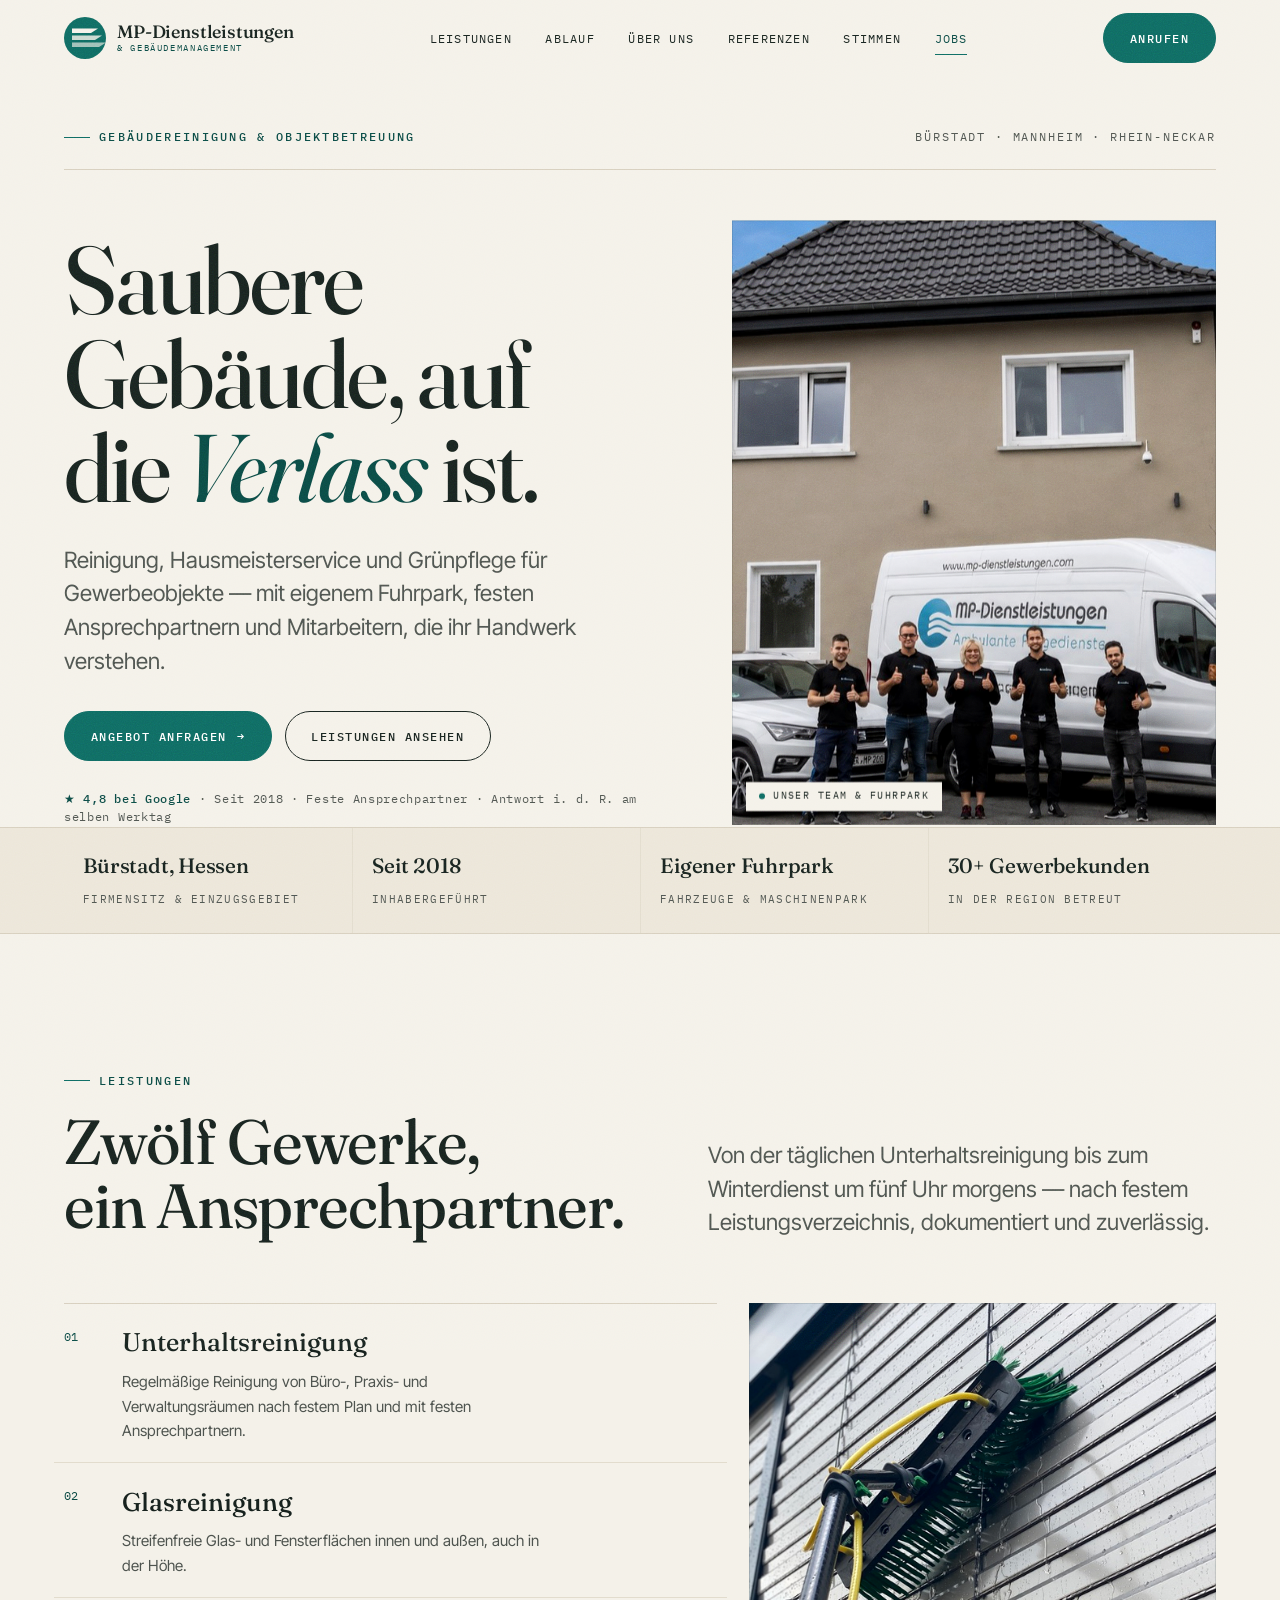
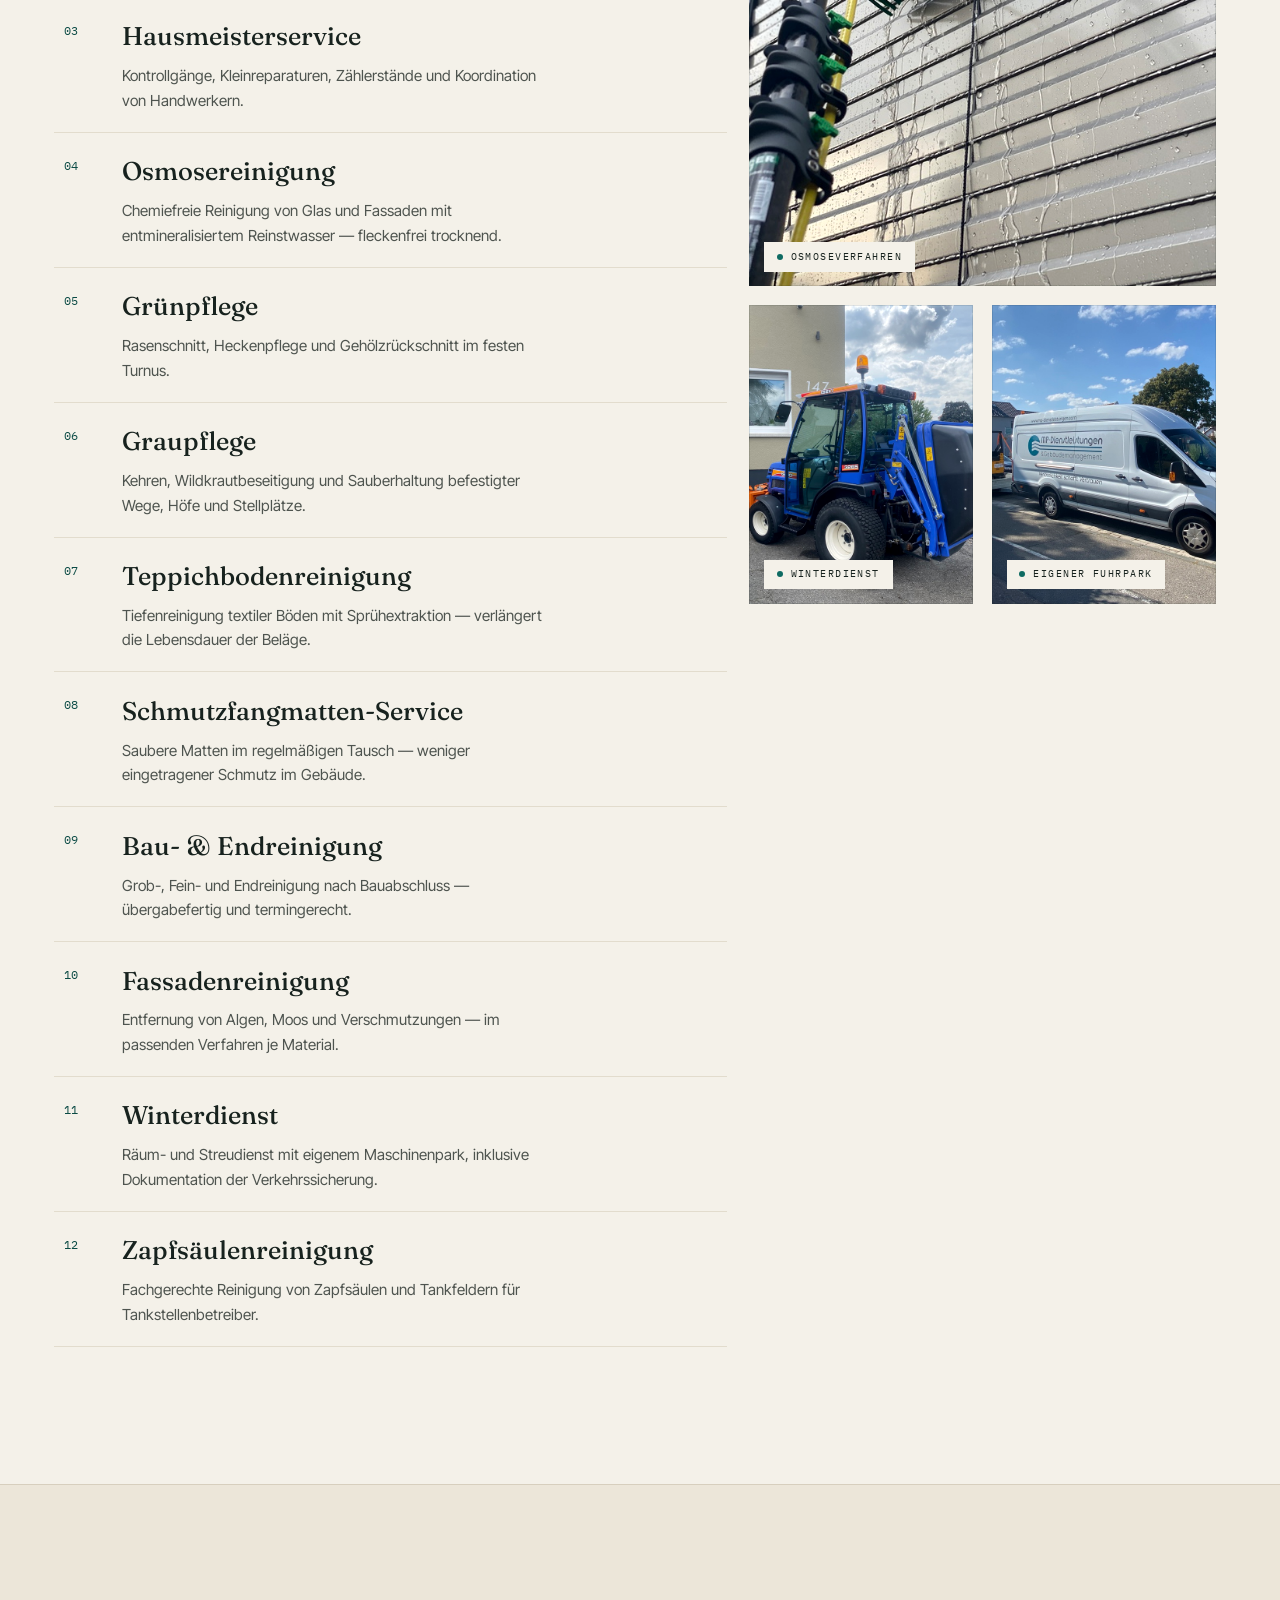
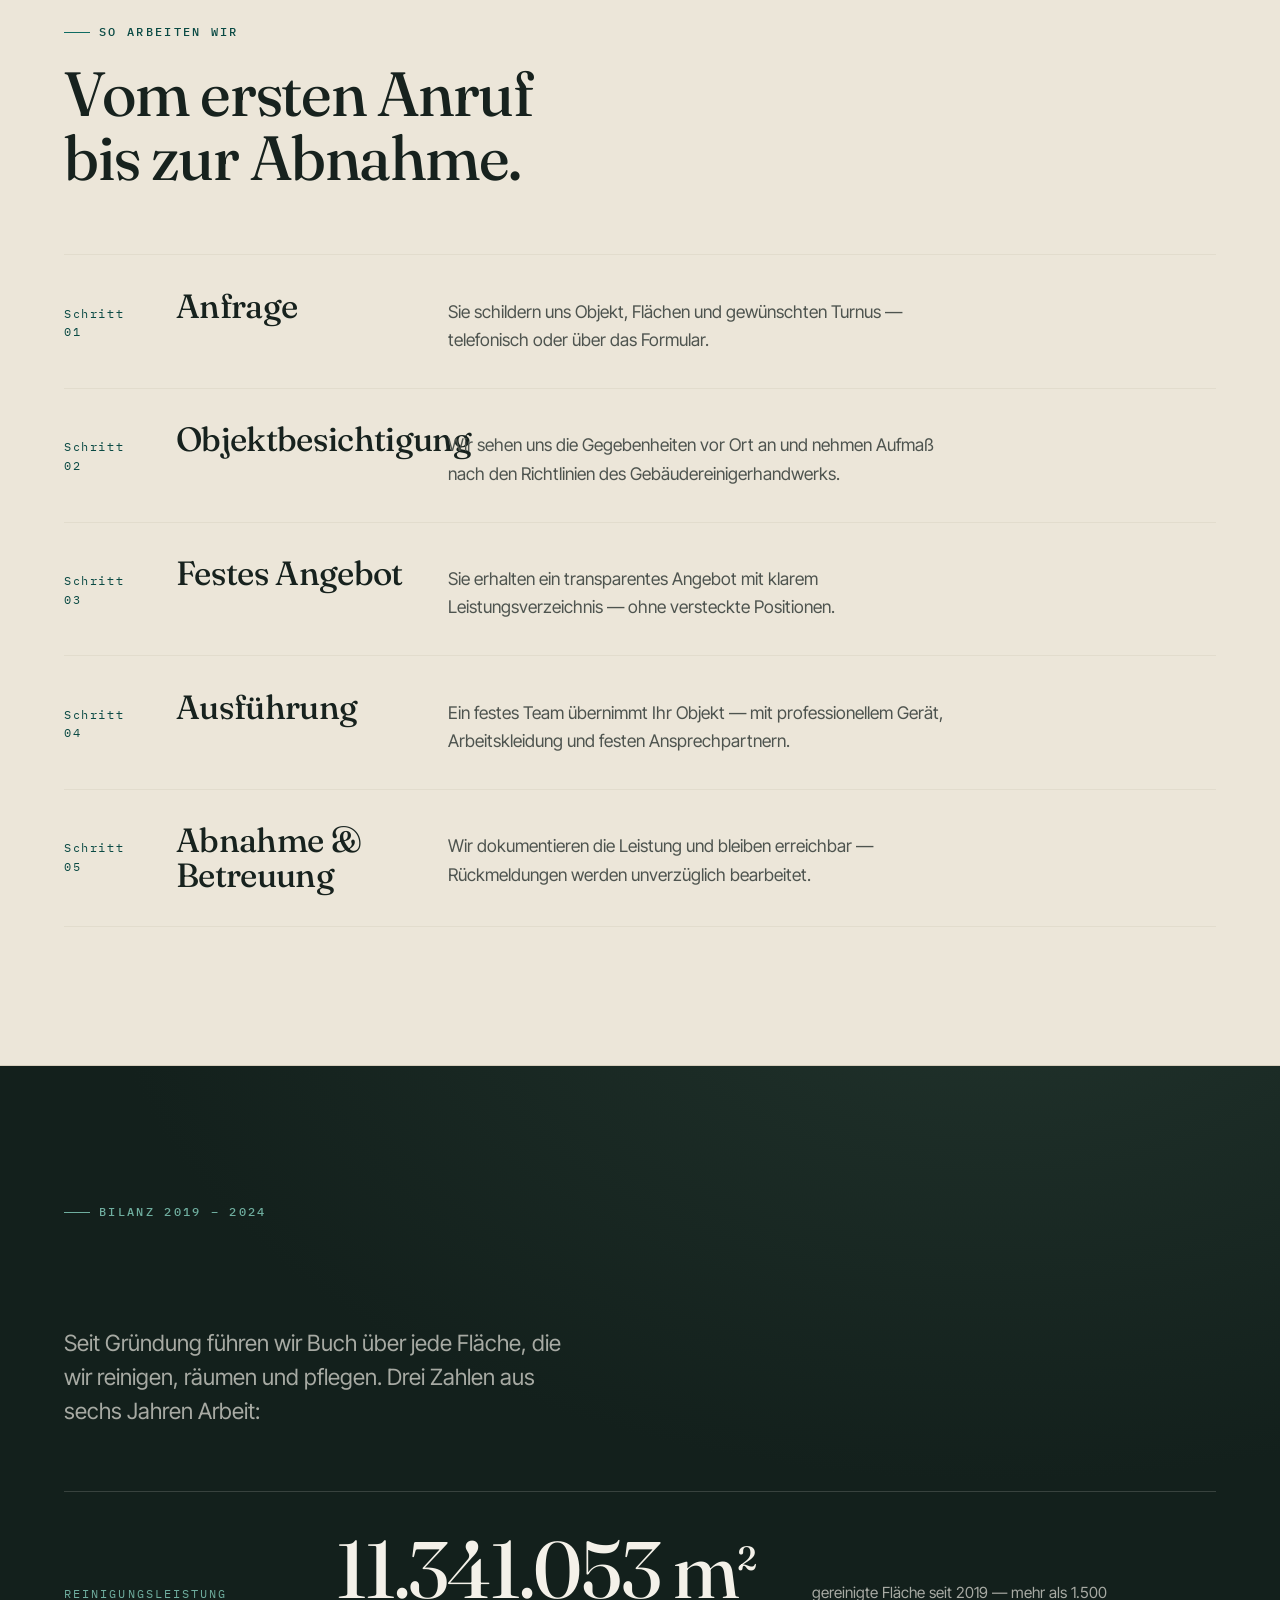
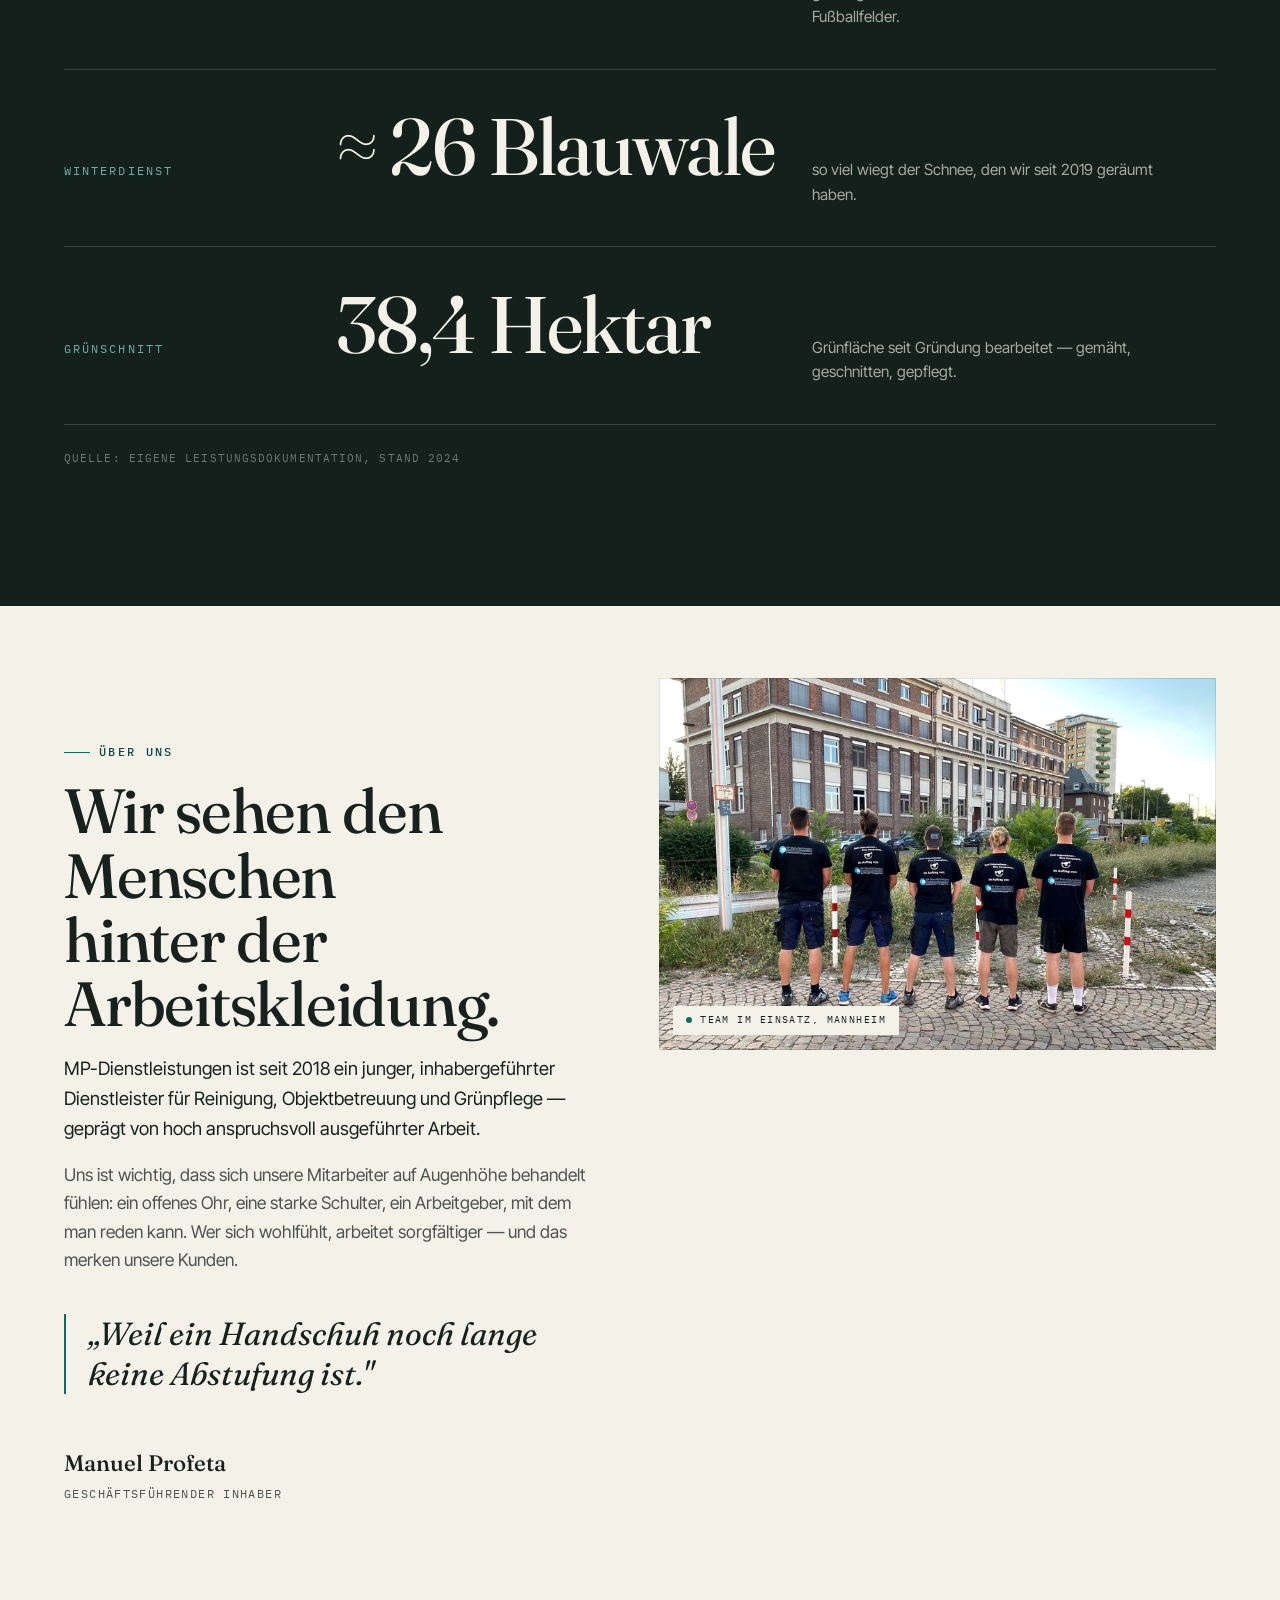
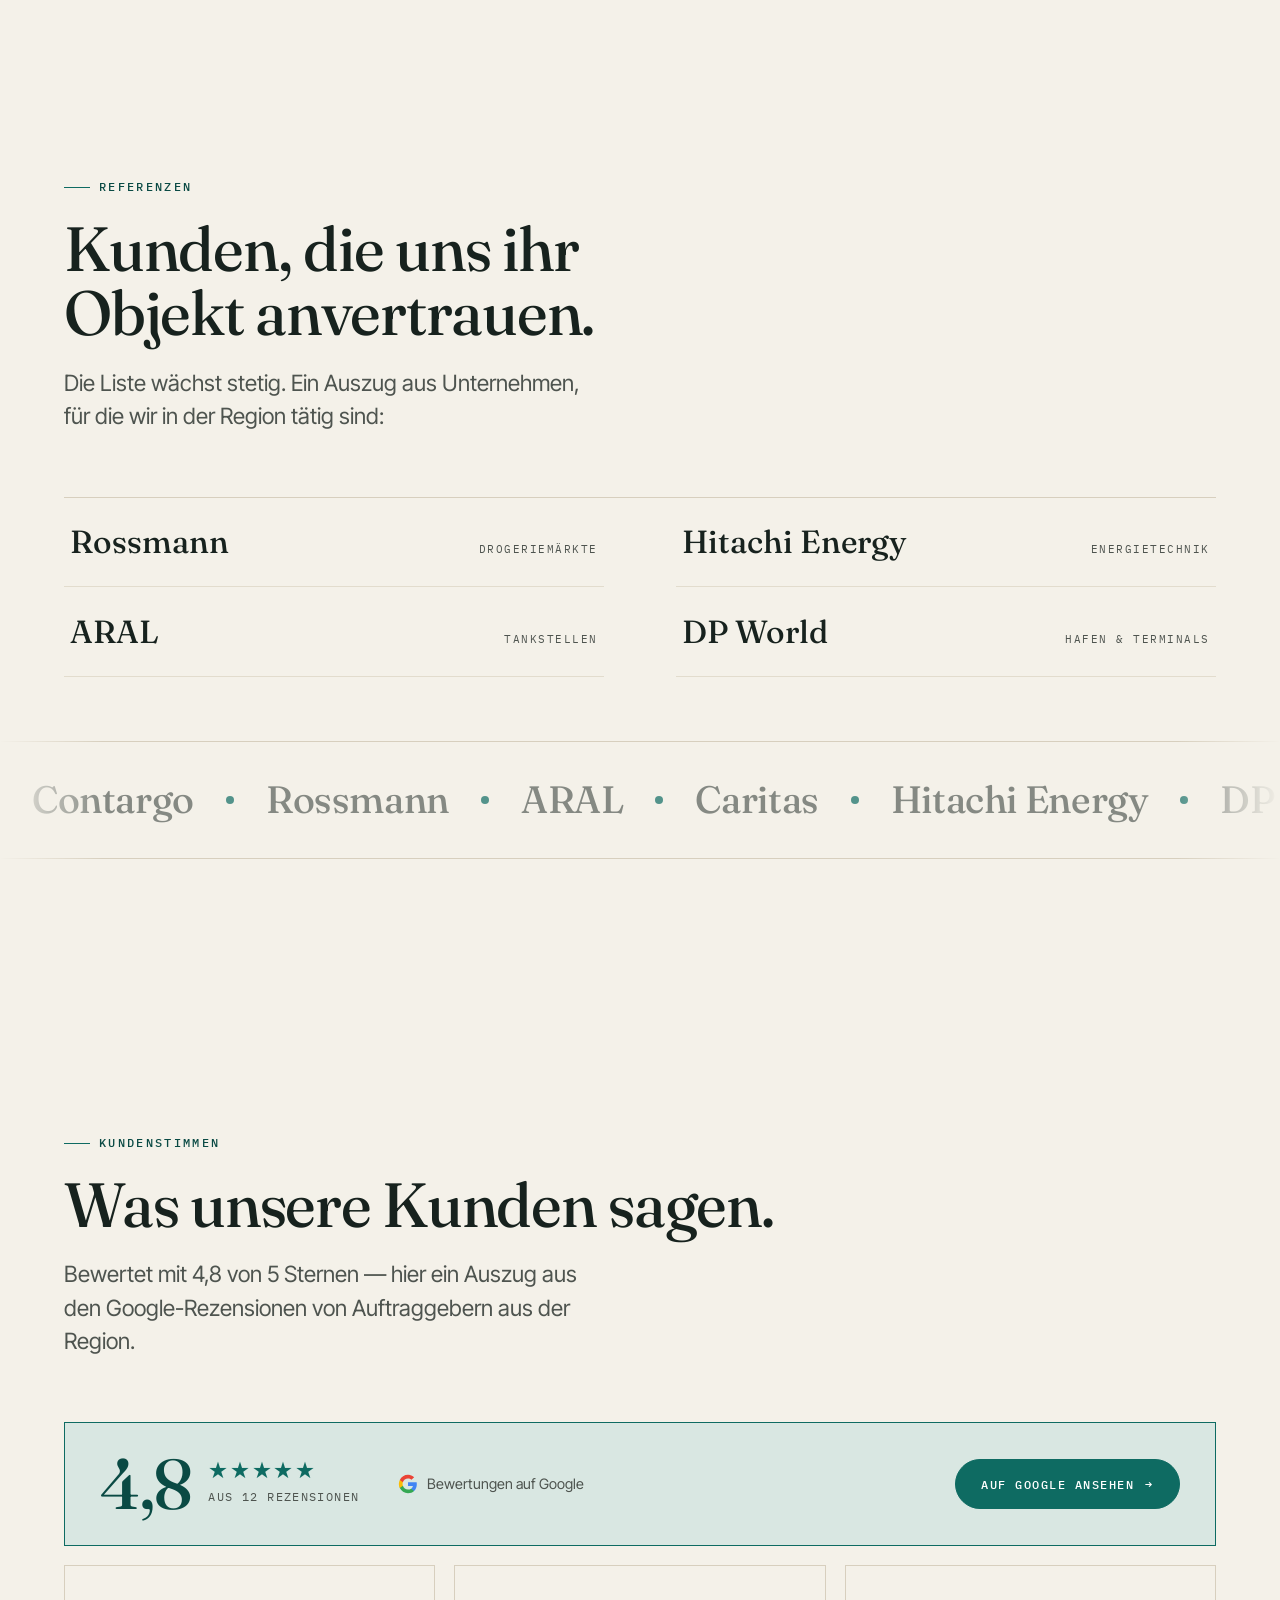
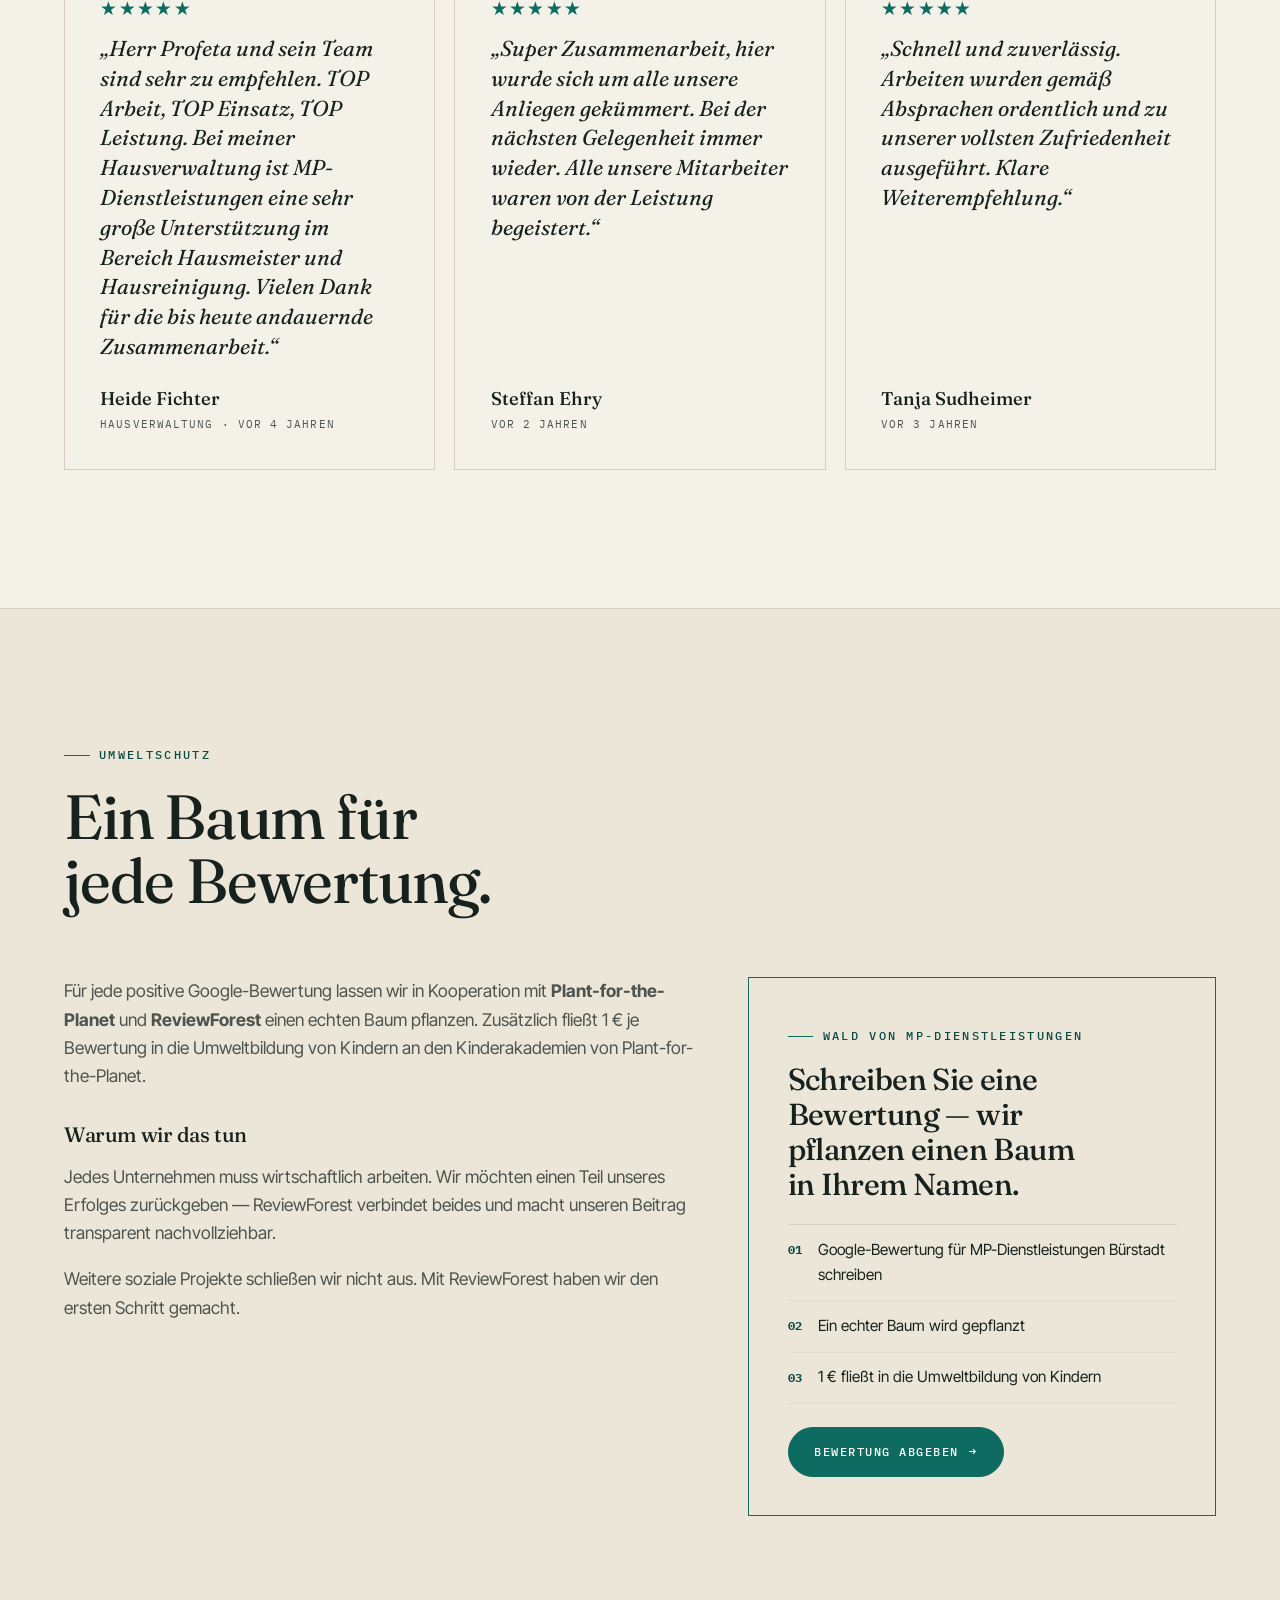
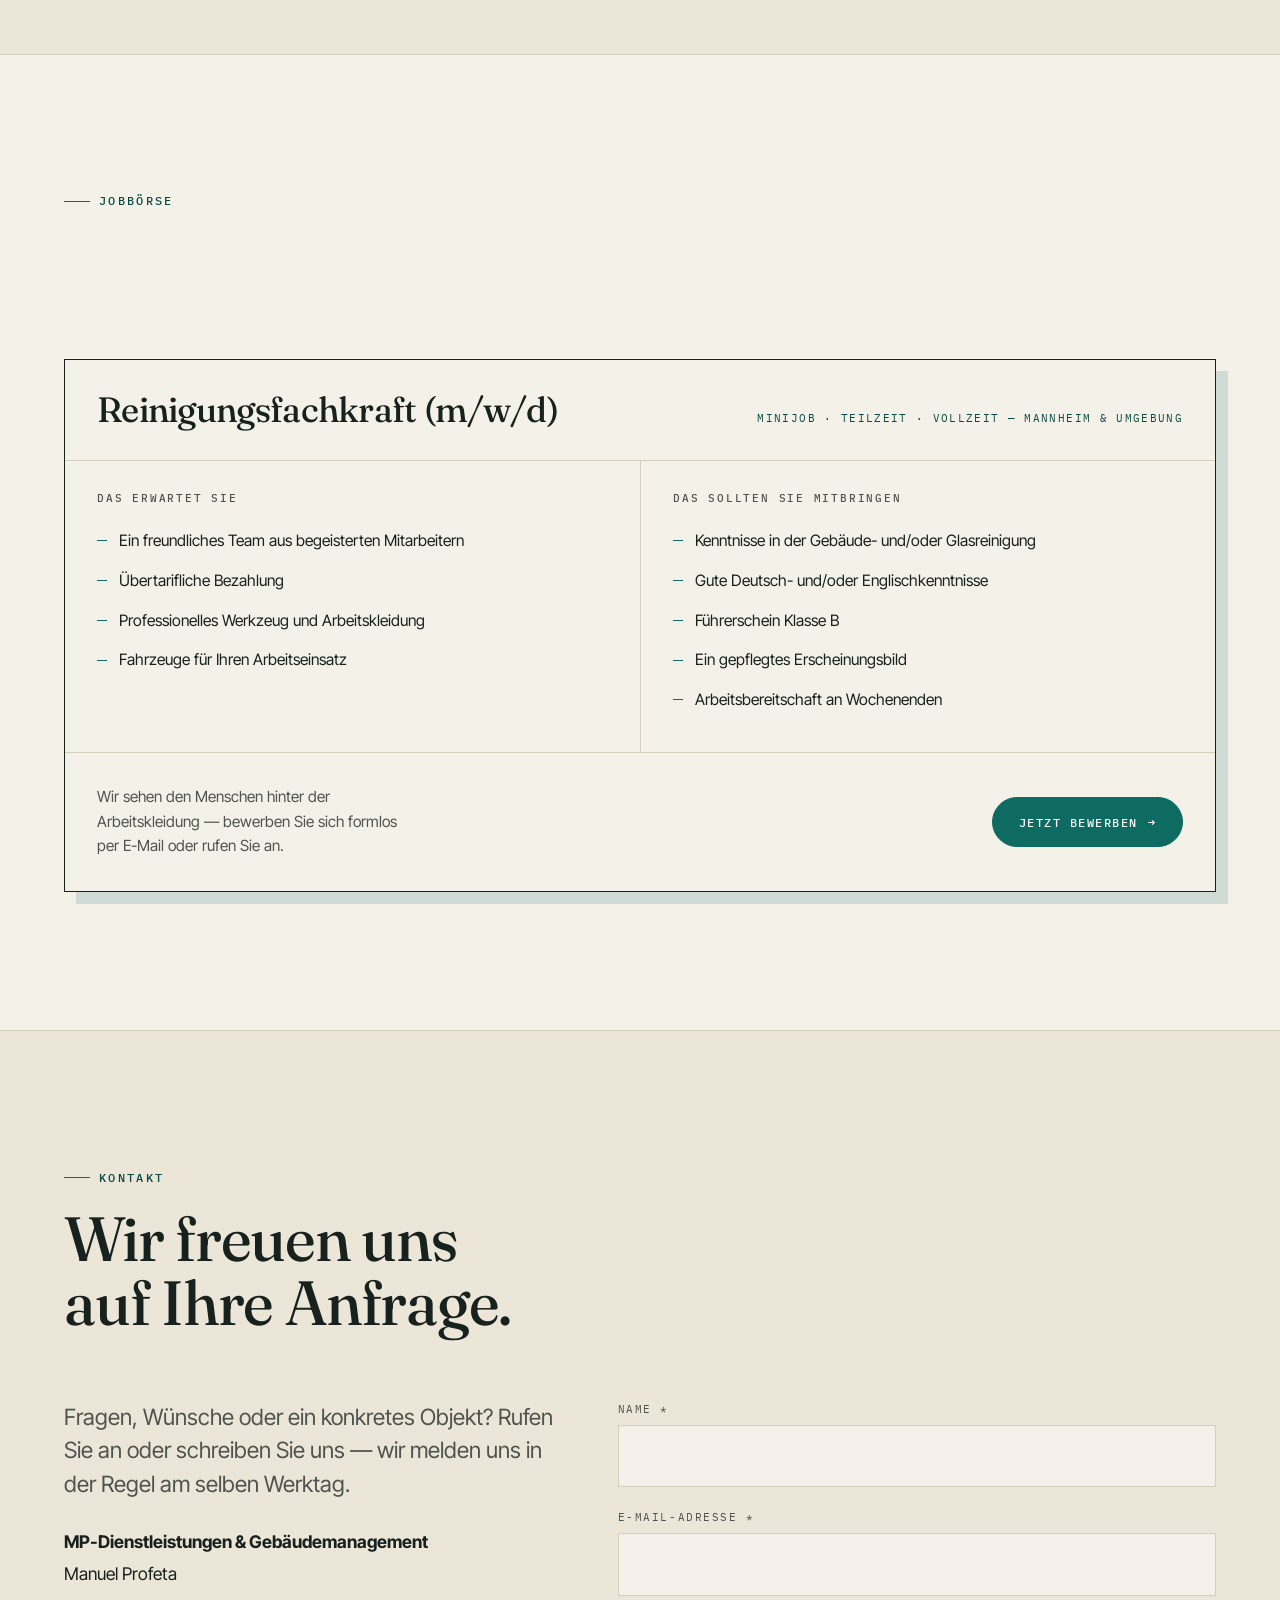
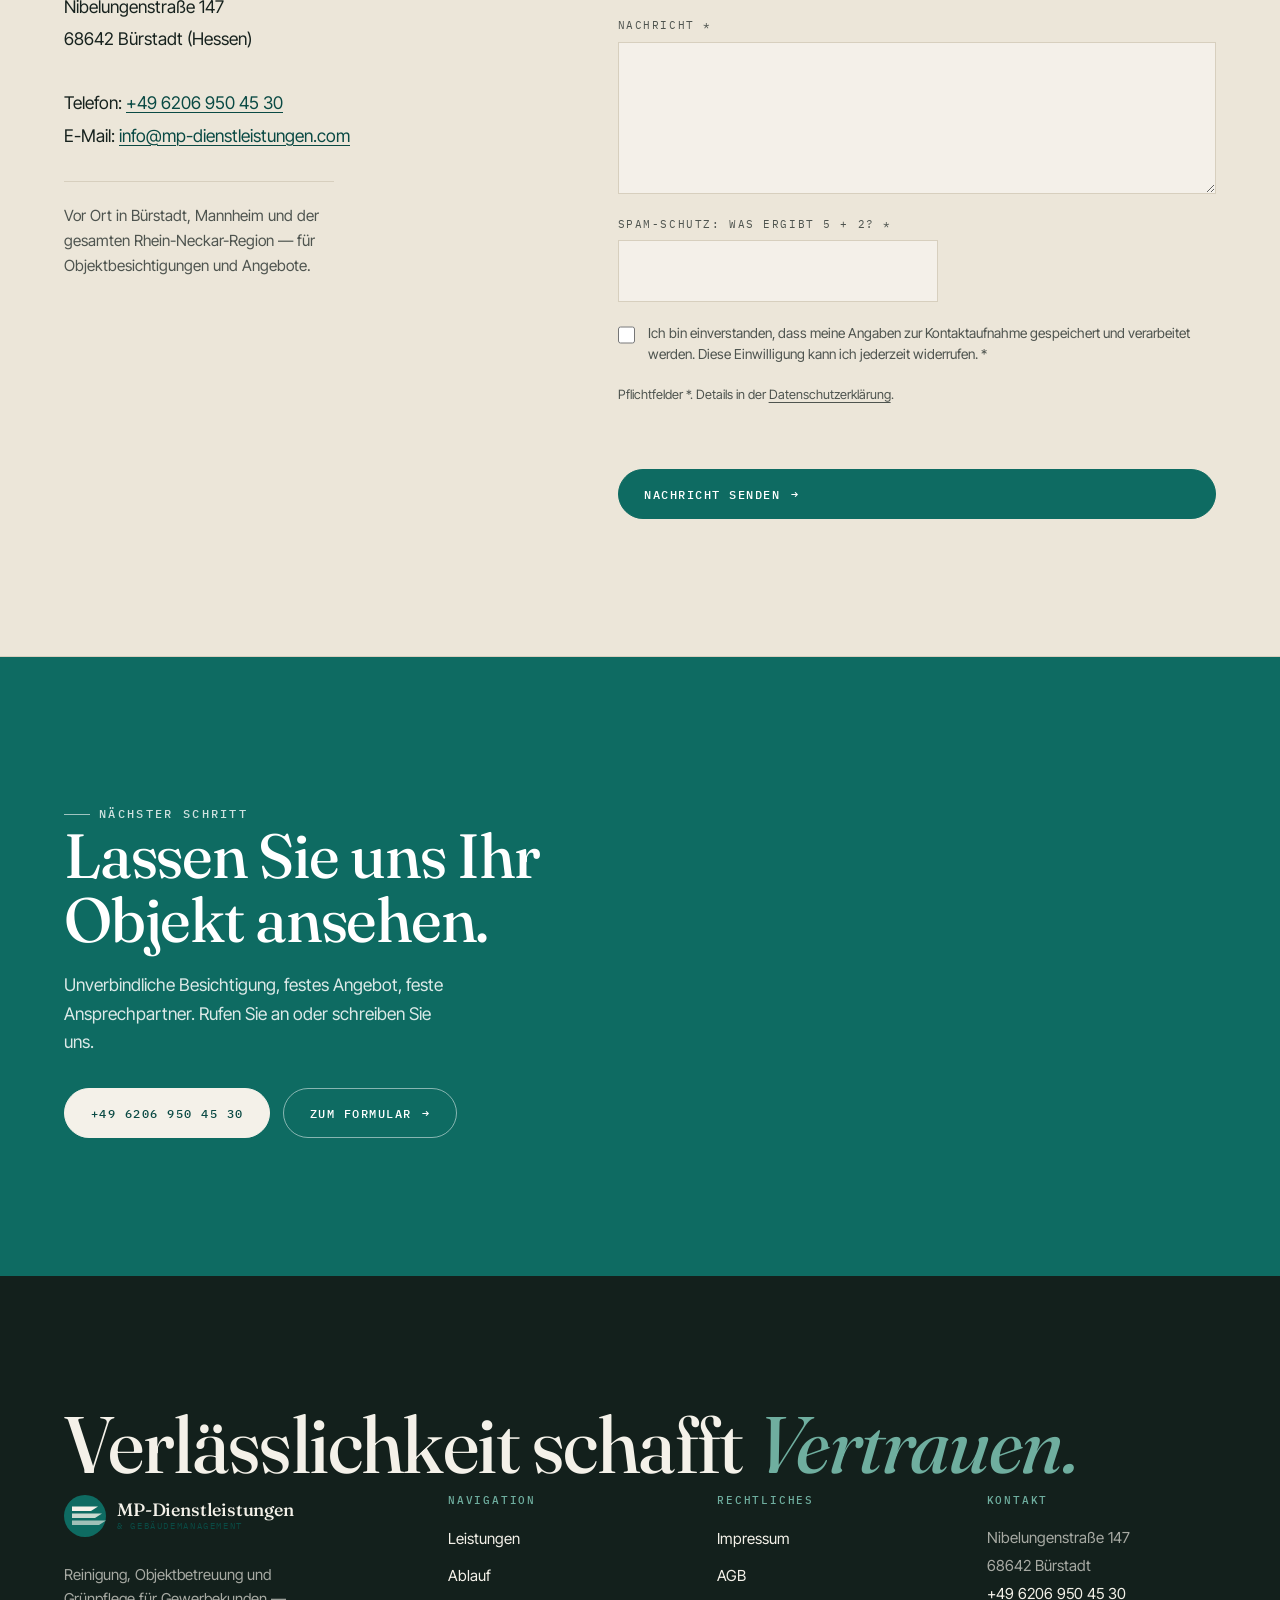
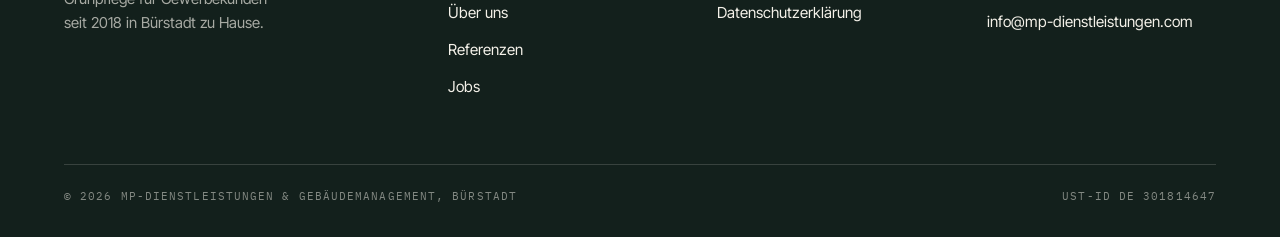
<file: index.html>
<!DOCTYPE html>
<html lang="de">
<head>
  <meta charset="UTF-8">
  <meta name="viewport" content="width=device-width, initial-scale=1.0">
  <title>MP-Dienstleistungen &amp; Gebäudemanagement — Gebäudereinigung in Bürstadt &amp; Rhein-Neckar</title>
  <meta name="description" content="Gebäudereinigung, Objektbetreuung, Grün- und Graupflege, Glasreinigung und Winterdienst für Gewerbekunden in Bürstadt, Mannheim und der Rhein-Neckar-Region. Eigener Fuhrpark, feste Ansprechpartner — seit 2018.">
  <meta property="og:title" content="MP-Dienstleistungen & Gebäudemanagement">
  <meta property="og:description" content="Gebäudereinigung & Objektbetreuung für Gewerbekunden in der Rhein-Neckar-Region. Verlässlichkeit schafft Vertrauen.">
  <meta property="og:type" content="website">
  <link rel="preconnect" href="https://fonts.googleapis.com">
  <link rel="preconnect" href="https://fonts.gstatic.com" crossorigin>
  <link href="https://fonts.googleapis.com/css2?family=Fraunces:ital,opsz,wght@0,9..144,400..600;1,9..144,400..500&family=Inter+Tight:wght@400;500;600&family=IBM+Plex+Mono:wght@400;500&display=swap" rel="stylesheet">
  <link rel="stylesheet" href="css/style.css">
  <link rel="icon" href="data:image/svg+xml,%3Csvg%20xmlns%3D%27http%3A%2F%2Fwww.w3.org%2F2000%2Fsvg%27%20viewBox%3D%270%200%2042%2042%27%3E%3Ccircle%20cx%3D%2721%27%20cy%3D%2721%27%20r%3D%2721%27%20fill%3D%27%230e6b62%27%2F%3E%3Cpath%20d%3D%27M8%2016h19l7-4.5H8z%27%20fill%3D%27%23f4f1e9%27%2F%3E%3Cpath%20d%3D%27M8%2023h23l7-4.5H8z%27%20fill%3D%27%23f4f1e9%27%20opacity%3D%27.82%27%2F%3E%3Cpath%20d%3D%27M8%2030h27l7-4.5H8z%27%20fill%3D%27%23f4f1e9%27%20opacity%3D%27.64%27%2F%3E%3C%2Fsvg%3E">
  <meta name="theme-color" content="#0e6b62">
  <link rel="canonical" href="https://bilal-altu.github.io/mp-dienstleistungen-website/">
  <meta property="og:url" content="https://bilal-altu.github.io/mp-dienstleistungen-website/">
  <meta property="og:site_name" content="MP-Dienstleistungen & Gebäudemanagement">
  <meta property="og:image" content="https://bilal-altu.github.io/mp-dienstleistungen-website/assets/img/og-image.jpg">
  <meta property="og:image:width" content="1200">
  <meta property="og:image:height" content="630">
  <meta name="twitter:card" content="summary_large_image">
  <meta name="twitter:title" content="MP-Dienstleistungen & Gebäudemanagement">
  <meta name="twitter:description" content="Gebäudereinigung & Objektbetreuung für Gewerbekunden in der Rhein-Neckar-Region.">
  <meta name="twitter:image" content="https://bilal-altu.github.io/mp-dienstleistungen-website/assets/img/og-image.jpg">
</head>
<body>

<div class="grain" aria-hidden="true"></div>
<div class="scroll-progress" aria-hidden="true"></div>
<a class="visually-hidden" href="#main">Zum Inhalt springen</a>

<header class="site-header">
  <nav class="nav" aria-label="Hauptnavigation">
    <a class="brand" href="#top" aria-label="MP-Dienstleistungen — Startseite">
      <svg width="42" height="42" viewBox="0 0 42 42" role="img" aria-hidden="true">
        <circle cx="21" cy="21" r="21" fill="#0e6b62"/>
        <path d="M8 16h19l7-4.5H8z" fill="#f4f1e9"/>
        <path d="M8 23h23l7-4.5H8z" fill="#f4f1e9" opacity=".82"/>
        <path d="M8 30h27l7-4.5H8z" fill="#f4f1e9" opacity=".64"/>
      </svg>
      <span class="brand-name"><b>MP-Dienstleistungen</b><span>&amp; Gebäudemanagement</span></span>
    </a>

    <ul class="nav-links">
      <li><a href="#leistungen">Leistungen</a></li>
      <li><a href="#ablauf">Ablauf</a></li>
      <li><a href="#ueber-uns">Über uns</a></li>
      <li><a href="#referenzen">Referenzen</a></li>
      <li><a href="#stimmen">Stimmen</a></li>
      <li><a href="#jobs">Jobs</a></li>
    </ul>

    <div class="nav-right">
      <a class="btn nav-phone" href="tel:+4962069504530">Anrufen</a>
      <button class="nav-toggle" aria-expanded="false" aria-controls="mobile-menu" aria-label="Menü öffnen">
        <span></span><span></span><span></span>
      </button>
    </div>
  </nav>

  <div class="mobile-menu" id="mobile-menu">
    <ul>
      <li><a href="#leistungen"><i>01</i> Leistungen</a></li>
      <li><a href="#ablauf"><i>02</i> Ablauf</a></li>
      <li><a href="#ueber-uns"><i>03</i> Über uns</a></li>
      <li><a href="#referenzen"><i>04</i> Referenzen</a></li>
      <li><a href="#stimmen"><i>05</i> Stimmen</a></li>
      <li><a href="#umwelt"><i>06</i> Umwelt</a></li>
      <li><a href="#jobs"><i>07</i> Jobs</a></li>
      <li><a class="btn" href="#kontakt">Angebot anfragen</a></li>
    </ul>
  </div>
</header>

<main id="main">
  <span id="top"></span>

  <!-- ================= HERO ================= -->
  <section class="hero">
    <div class="hero-inner">
      <div class="hero-eyebrow-row">
        <span class="eyebrow">Gebäudereinigung &amp; Objektbetreuung</span>
        <span class="loc">Bürstadt · Mannheim · Rhein-Neckar</span>
      </div>

      <div class="hero-grid">
        <div class="hero-copy">
          <h1 class="display">Saubere Gebäude, auf die <span class="serif-italic text-petrol">Verlass</span> ist.</h1>
          <p class="lead">Reinigung, Hausmeisterservice und Grünpflege für Gewerbeobjekte — mit eigenem Fuhrpark, festen Ansprechpartnern und Mitarbeitern, die ihr Handwerk verstehen.</p>
          <div class="hero-actions">
            <a class="btn" href="#kontakt">Angebot anfragen <span class="arrow" aria-hidden="true">→</span></a>
            <a class="btn btn--ghost" href="#leistungen">Leistungen ansehen</a>
          </div>
          <p class="hero-note"><span class="hero-rating">★ 4,8 bei Google</span> · Seit 2018 · Feste Ansprechpartner · Antwort i.&nbsp;d.&nbsp;R. am selben Werktag</p>
        </div>

        <figure class="hero-figure" data-parallax data-speed="0.07">
          <div class="frame">
            <img src="assets/img/team-hero.jpg" alt="Das Team von MP-Dienstleistungen mit erhobenem Daumen vor dem Firmensitz und dem eigenen Fuhrpark" width="617" height="771" fetchpriority="high">
            <figcaption class="frame-tag">Unser Team &amp; Fuhrpark</figcaption>
          </div>
        </figure>
      </div>
    </div>
  </section>

  <!-- ================= TRUST BAND ================= -->
  <section class="trust" aria-label="Auf einen Blick">
    <div class="trust-inner">
      <div class="trust-item"><b>Bürstadt, Hessen</b><span>Firmensitz &amp; Einzugsgebiet</span></div>
      <div class="trust-item"><b>Seit 2018</b><span>Inhabergeführt</span></div>
      <div class="trust-item"><b>Eigener Fuhrpark</b><span>Fahrzeuge &amp; Maschinenpark</span></div>
      <div class="trust-item"><b>30+ Gewerbekunden</b><span>In der Region betreut</span></div>
    </div>
  </section>

  <!-- ================= LEISTUNGEN ================= -->
  <section class="section" id="leistungen">
    <div class="section-inner">
      <div class="services-top">
        <div class="section-head section-head--wide" style="margin-bottom:0">
          <span class="eyebrow">Leistungen</span>
          <h2 class="h2">Zwölf Gewerke, ein Ansprechpartner.</h2>
        </div>
        <p class="lead">Von der täglichen Unterhaltsreinigung bis zum Winterdienst um fünf Uhr morgens — nach festem Leistungsverzeichnis, dokumentiert und zuverlässig.</p>
      </div>

      <div class="services-grid">
        <ol class="service-list reveal">
          <li class="service"><span class="service-n">01</span><span class="service-name">Unterhaltsreinigung</span><span class="service-desc">Regelmäßige Reinigung von Büro-, Praxis- und Verwaltungsräumen nach festem Plan und mit festen Ansprechpartnern.</span></li>
          <li class="service"><span class="service-n">02</span><span class="service-name">Glasreinigung</span><span class="service-desc">Streifenfreie Glas- und Fensterflächen innen und außen, auch in der Höhe.</span></li>
          <li class="service"><span class="service-n">03</span><span class="service-name">Hausmeisterservice</span><span class="service-desc">Kontrollgänge, Kleinreparaturen, Zählerstände und Koordination von Handwerkern.</span></li>
          <li class="service"><span class="service-n">04</span><span class="service-name">Osmosereinigung</span><span class="service-desc">Chemiefreie Reinigung von Glas und Fassaden mit entmineralisiertem Reinstwasser — fleckenfrei trocknend.</span></li>
          <li class="service"><span class="service-n">05</span><span class="service-name">Grünpflege</span><span class="service-desc">Rasenschnitt, Heckenpflege und Gehölzrückschnitt im festen Turnus.</span></li>
          <li class="service"><span class="service-n">06</span><span class="service-name">Graupflege</span><span class="service-desc">Kehren, Wildkraut­beseitigung und Sauberhaltung befestigter Wege, Höfe und Stellplätze.</span></li>
          <li class="service"><span class="service-n">07</span><span class="service-name">Teppichbodenreinigung</span><span class="service-desc">Tiefenreinigung textiler Böden mit Sprühextraktion — verlängert die Lebensdauer der Beläge.</span></li>
          <li class="service"><span class="service-n">08</span><span class="service-name">Schmutzfangmatten-Service</span><span class="service-desc">Saubere Matten im regelmäßigen Tausch — weniger eingetragener Schmutz im Gebäude.</span></li>
          <li class="service"><span class="service-n">09</span><span class="service-name">Bau- &amp; Endreinigung</span><span class="service-desc">Grob-, Fein- und Endreinigung nach Bauabschluss — übergabefertig und termingerecht.</span></li>
          <li class="service"><span class="service-n">10</span><span class="service-name">Fassadenreinigung</span><span class="service-desc">Entfernung von Algen, Moos und Verschmutzungen — im passenden Verfahren je Material.</span></li>
          <li class="service"><span class="service-n">11</span><span class="service-name">Winterdienst</span><span class="service-desc">Räum- und Streudienst mit eigenem Maschinenpark, inklusive Dokumentation der Verkehrssicherung.</span></li>
          <li class="service"><span class="service-n">12</span><span class="service-name">Zapfsäulenreinigung</span><span class="service-desc">Fachgerechte Reinigung von Zapfsäulen und Tankfeldern für Tankstellenbetreiber.</span></li>
        </ol>

        <div class="services-media">
          <figure class="frame reveal">
            <img src="assets/img/osmose-buerste.jpg" alt="Osmose-Reinigung einer Fassade mit Teleskopbürste und Reinstwasser" width="576" height="768" loading="lazy">
            <figcaption class="frame-tag">Osmoseverfahren</figcaption>
          </figure>
          <div class="duo">
            <figure class="frame reveal">
              <img src="assets/img/winterdienst-traktor.jpg" alt="Kommunaltraktor mit Schneeschild für den Winterdienst" width="1024" height="768" loading="lazy">
              <figcaption class="frame-tag">Winterdienst</figcaption>
            </figure>
            <figure class="frame reveal">
              <img src="assets/img/transporter.jpg" alt="Transporter von MP-Dienstleistungen mit Anhänger und Arbeitsbühne" width="1024" height="768" loading="lazy">
              <figcaption class="frame-tag">Eigener Fuhrpark</figcaption>
            </figure>
          </div>
        </div>
      </div>
    </div>
  </section>

  <!-- ================= ABLAUF ================= -->
  <section class="section process" id="ablauf">
    <div class="section-inner">
      <div class="section-head">
        <span class="eyebrow">So arbeiten wir</span>
        <h2 class="h2">Vom ersten Anruf bis zur Abnahme.</h2>
      </div>

      <div class="process-grid">
        <div class="step reveal">
          <span class="step-n">Schritt 01</span>
          <h3>Anfrage</h3>
          <p>Sie schildern uns Objekt, Flächen und gewünschten Turnus — telefonisch oder über das Formular.</p>
        </div>
        <div class="step reveal">
          <span class="step-n">Schritt 02</span>
          <h3>Objektbesichtigung</h3>
          <p>Wir sehen uns die Gegebenheiten vor Ort an und nehmen Aufmaß nach den Richtlinien des Gebäudereinigerhandwerks.</p>
        </div>
        <div class="step reveal">
          <span class="step-n">Schritt 03</span>
          <h3>Festes Angebot</h3>
          <p>Sie erhalten ein transparentes Angebot mit klarem Leistungsverzeichnis — ohne versteckte Positionen.</p>
        </div>
        <div class="step reveal">
          <span class="step-n">Schritt 04</span>
          <h3>Ausführung</h3>
          <p>Ein festes Team übernimmt Ihr Objekt — mit professionellem Gerät, Arbeitskleidung und festen Ansprechpartnern.</p>
        </div>
        <div class="step reveal">
          <span class="step-n">Schritt 05</span>
          <h3>Abnahme &amp; Betreuung</h3>
          <p>Wir dokumentieren die Leistung und bleiben erreichbar — Rückmeldungen werden unverzüglich bearbeitet.</p>
        </div>
      </div>
    </div>
  </section>

  <!-- ================= BILANZ (dark) ================= -->
  <section class="section chapter" aria-label="Bilanz 2019 bis 2024">
    <div class="section-inner">
      <div class="section-head section-head--wide">
        <span class="eyebrow">Bilanz 2019 – 2024</span>
        <h2 class="h2">Sauberkeit lässt sich <span class="serif-italic">messen.</span></h2>
        <p class="lead">Seit Gründung führen wir Buch über jede Fläche, die wir reinigen, räumen und pflegen. Drei Zahlen aus sechs Jahren Arbeit:</p>
      </div>

      <ul class="facts">
        <li class="fact reveal">
          <span class="fact-label">Reinigungsleistung</span>
          <span class="fact-value"><span class="count" data-target="11341394">0</span> m<sup>2</sup></span>
          <span class="fact-note">gereinigte Fläche seit 2019 — mehr als 1.500 Fußballfelder.</span>
        </li>
        <li class="fact reveal">
          <span class="fact-label">Winterdienst</span>
          <span class="fact-value">≈ <span class="count" data-target="26">0</span> Blauwale</span>
          <span class="fact-note">so viel wiegt der Schnee, den wir seit 2019 geräumt haben.</span>
        </li>
        <li class="fact reveal">
          <span class="fact-label">Grünschnitt</span>
          <span class="fact-value"><span class="count" data-target="38.4" data-decimals="1">0</span> Hektar</span>
          <span class="fact-note">Grünfläche seit Gründung bearbeitet — gemäht, geschnitten, gepflegt.</span>
        </li>
      </ul>
      <p class="chapter-source">Quelle: eigene Leistungsdokumentation, Stand 2024</p>
    </div>
  </section>

  <!-- ================= ÜBER UNS ================= -->
  <section class="section" id="ueber-uns">
    <div class="section-inner">
      <div class="about-grid">
        <div class="about-copy reveal">
          <span class="eyebrow">Über uns</span>
          <h2 class="h2">Wir sehen den Menschen hinter der Arbeitskleidung.</h2>
          <p class="lead-plain">MP-Dienstleistungen ist seit 2018 ein junger, inhabergeführter Dienstleister für Reinigung, Objektbetreuung und Grünpflege — geprägt von hoch anspruchsvoll ausgeführter Arbeit.</p>
          <p>Uns ist wichtig, dass sich unsere Mitarbeiter auf Augenhöhe behandelt fühlen: ein offenes Ohr, eine starke Schulter, ein Arbeitgeber, mit dem man reden kann. Wer sich wohlfühlt, arbeitet sorgfältiger — und das merken unsere Kunden.</p>
          <blockquote class="quote">„Weil ein Handschuh noch lange keine Abstufung ist."</blockquote>
          <div class="sign">
            <b>Manuel Profeta</b>
            <span>Geschäftsführender Inhaber</span>
          </div>
        </div>

        <div class="about-media reveal">
          <figure class="frame" data-parallax data-speed="0.05">
            <img src="assets/img/team-objekt.jpg" alt="Das Team von MP-Dienstleistungen in Arbeitskleidung vor einem betreuten Objekt" width="800" height="600" loading="lazy">
            <figcaption class="frame-tag">Team im Einsatz, Mannheim</figcaption>
          </figure>
        </div>
      </div>
    </div>
  </section>

  <!-- ================= REFERENZEN ================= -->
  <section class="section" id="referenzen">
    <div class="section-inner">
      <div class="section-head">
        <span class="eyebrow">Referenzen</span>
        <h2 class="h2">Kunden, die uns ihr Objekt anvertrauen.</h2>
        <p class="lead">Die Liste wächst stetig. Ein Auszug aus Unternehmen, für die wir in der Region tätig sind:</p>
      </div>

      <ul class="ref-list reveal">
        <li class="ref"><span class="ref-name">Rossmann</span><span class="ref-branche">Drogeriemärkte</span></li>
        <li class="ref"><span class="ref-name">ARAL</span><span class="ref-branche">Tankstellen</span></li>
        <li class="ref"><span class="ref-name">Hitachi Energy</span><span class="ref-branche">Energietechnik</span></li>
        <li class="ref"><span class="ref-name">DP World</span><span class="ref-branche">Hafen &amp; Terminals</span></li>
      </ul>
    </div>

    <div class="marquee" aria-hidden="true">
      <div class="marquee-track">
        <span class="marquee-item">Contargo</span><span class="marquee-dot"></span>
        <span class="marquee-item">Rossmann</span><span class="marquee-dot"></span>
        <span class="marquee-item">ARAL</span><span class="marquee-dot"></span>
        <span class="marquee-item">Caritas</span><span class="marquee-dot"></span>
        <span class="marquee-item">Hitachi Energy</span><span class="marquee-dot"></span>
        <span class="marquee-item">DP World</span><span class="marquee-dot"></span>
        <span class="marquee-item">Mannheimer Morgen</span><span class="marquee-dot"></span>
        <span class="marquee-item">HEM</span><span class="marquee-dot"></span>
        <span class="marquee-item">Haas Mediengruppe</span><span class="marquee-dot"></span>
        <span class="marquee-item">HGM Mannheim</span><span class="marquee-dot"></span>
        <span class="marquee-item">Cteam</span><span class="marquee-dot"></span>
        <span class="marquee-item">ADVA</span><span class="marquee-dot"></span>
        <span class="marquee-item">Optik Bischoff</span><span class="marquee-dot"></span>
        <span class="marquee-item">Müller</span><span class="marquee-dot"></span>
        <span class="marquee-item">Pflege im Quadrat</span><span class="marquee-dot"></span>
        <span class="marquee-item">DotsUnited</span><span class="marquee-dot"></span>
        <span class="marquee-item">Contargo</span><span class="marquee-dot"></span>
        <span class="marquee-item">Rossmann</span><span class="marquee-dot"></span>
        <span class="marquee-item">ARAL</span><span class="marquee-dot"></span>
        <span class="marquee-item">Caritas</span><span class="marquee-dot"></span>
        <span class="marquee-item">Hitachi Energy</span><span class="marquee-dot"></span>
        <span class="marquee-item">DP World</span><span class="marquee-dot"></span>
        <span class="marquee-item">Mannheimer Morgen</span><span class="marquee-dot"></span>
        <span class="marquee-item">HEM</span><span class="marquee-dot"></span>
        <span class="marquee-item">Haas Mediengruppe</span><span class="marquee-dot"></span>
        <span class="marquee-item">HGM Mannheim</span><span class="marquee-dot"></span>
        <span class="marquee-item">Cteam</span><span class="marquee-dot"></span>
        <span class="marquee-item">ADVA</span><span class="marquee-dot"></span>
        <span class="marquee-item">Optik Bischoff</span><span class="marquee-dot"></span>
        <span class="marquee-item">Müller</span><span class="marquee-dot"></span>
        <span class="marquee-item">Pflege im Quadrat</span><span class="marquee-dot"></span>
        <span class="marquee-item">DotsUnited</span><span class="marquee-dot"></span>
      </div>
    </div>
  </section>

  <!-- ================= STIMMEN ================= -->
  <section class="section" id="stimmen">
    <div class="section-inner">
      <div class="section-head">
        <span class="eyebrow">Kundenstimmen</span>
        <h2 class="h2">Was unsere Kunden sagen.</h2>
        <p class="lead">Bewertet mit 4,8 von 5 Sternen — hier ein Auszug aus den Google-Rezensionen von Auftraggebern aus der Region.</p>
      </div>

      <div class="review-summary reveal">
        <div class="rs-score">
          <span class="score-num">4,8</span>
          <span class="rs-meta">
            <span class="stars" role="img" aria-label="4,8 von 5 Sternen">★★★★★</span>
            <span class="score-count">aus 12 Rezensionen</span>
          </span>
        </div>
        <p class="score-src">
          <svg class="g-mark" width="20" height="20" viewBox="0 0 48 48" aria-hidden="true">
            <path fill="#4285F4" d="M45.12 24.5c0-1.56-.14-3.06-.4-4.5H24v8.51h11.84c-.51 2.75-2.06 5.08-4.39 6.64v5.52h7.11c4.16-3.83 6.56-9.47 6.56-16.17z"/>
            <path fill="#34A853" d="M24 46c5.94 0 10.92-1.97 14.56-5.33l-7.11-5.52c-1.97 1.32-4.49 2.1-7.45 2.1-5.73 0-10.58-3.87-12.31-9.07H4.34v5.7C7.96 41.07 15.4 46 24 46z"/>
            <path fill="#FBBC05" d="M11.69 28.18C11.25 26.86 11 25.45 11 24s.25-2.86.69-4.18v-5.7H4.34C2.85 17.09 2 20.45 2 24s.85 6.91 2.34 9.88l7.35-5.7z"/>
            <path fill="#EA4335" d="M24 10.75c3.23 0 6.13 1.11 8.41 3.29l6.31-6.31C34.91 4.18 29.93 2 24 2 15.4 2 7.96 6.93 4.34 14.12l7.35 5.7c1.73-5.2 6.58-9.07 12.31-9.07z"/>
          </svg>
          Bewertungen auf Google
        </p>
        <a class="btn" href="https://share.google/1epQrrIYVEjLYTvIM" target="_blank" rel="noopener">Auf Google ansehen <span class="arrow" aria-hidden="true">→</span></a>
      </div>

      <div class="reviews-grid">
        <blockquote class="voice reveal">
          <span class="stars" role="img" aria-label="5 von 5 Sternen">★★★★★</span>
          <p class="voice-text">„Herr Profeta und sein Team sind sehr zu empfehlen. TOP Arbeit, TOP Einsatz, TOP Leistung. Bei meiner Hausverwaltung ist MP-Dienstleistungen eine sehr große Unterstützung im Bereich Hausmeister und Hausreinigung. Vielen Dank für die bis heute andauernde Zusammenarbeit.“</p>
          <footer class="voice-meta"><b>Heide Fichter</b><span>Hausverwaltung · vor 4 Jahren</span></footer>
        </blockquote>

        <blockquote class="voice reveal">
          <span class="stars" role="img" aria-label="5 von 5 Sternen">★★★★★</span>
          <p class="voice-text">„Super Zusammenarbeit, hier wurde sich um alle unsere Anliegen gekümmert. Bei der nächsten Gelegenheit immer wieder. Alle unsere Mitarbeiter waren von der Leistung begeistert.“</p>
          <footer class="voice-meta"><b>Steffan Ehry</b><span>vor 2 Jahren</span></footer>
        </blockquote>

        <blockquote class="voice reveal">
          <span class="stars" role="img" aria-label="5 von 5 Sternen">★★★★★</span>
          <p class="voice-text">„Schnell und zuverlässig. Arbeiten wurden gemäß Absprachen ordentlich und zu unserer vollsten Zufriedenheit ausgeführt. Klare Weiterempfehlung.“</p>
          <footer class="voice-meta"><b>Tanja Sudheimer</b><span>vor 3 Jahren</span></footer>
        </blockquote>
      </div>
    </div>
  </section>

  <!-- ================= UMWELT ================= -->
  <section class="section process" id="umwelt">
    <div class="section-inner">
      <div class="section-head">
        <span class="eyebrow">Umweltschutz</span>
        <h2 class="h2">Ein Baum für jede Bewertung.</h2>
      </div>

      <div class="env-grid">
        <div class="env-copy reveal">
          <p>Für jede positive Google-Bewertung lassen wir in Kooperation mit <strong>Plant-for-the-Planet</strong> und <strong>ReviewForest</strong> einen echten Baum pflanzen. Zusätzlich fließt 1&nbsp;€ je Bewertung in die Umweltbildung von Kindern an den Kinderakademien von Plant-for-the-Planet.</p>
          <h3>Warum wir das tun</h3>
          <p>Jedes Unternehmen muss wirtschaftlich arbeiten. Wir möchten einen Teil unseres Erfolges zurückgeben — ReviewForest verbindet beides und macht unseren Beitrag transparent nachvollziehbar.</p>
          <p>Weitere soziale Projekte schließen wir nicht aus. Mit ReviewForest haben wir den ersten Schritt gemacht.</p>
        </div>

        <aside class="env-panel reveal">
          <span class="eyebrow">Wald von MP-Dienstleistungen</span>
          <h3>Schreiben Sie eine Bewertung — wir pflanzen einen Baum in Ihrem Namen.</h3>
          <ol class="env-steps">
            <li><b>01</b> Google-Bewertung für MP-Dienstleistungen Bürstadt schreiben</li>
            <li><b>02</b> Ein echter Baum wird gepflanzt</li>
            <li><b>03</b> 1&nbsp;€ fließt in die Umweltbildung von Kindern</li>
          </ol>
          <a class="btn" href="https://reviewforest.org" target="_blank" rel="noopener">Bewertung abgeben <span class="arrow" aria-hidden="true">→</span></a>
        </aside>
      </div>
    </div>
  </section>

  <!-- ================= JOBS ================= -->
  <section class="section" id="jobs">
    <div class="section-inner">
      <div class="section-head">
        <span class="eyebrow">Jobbörse</span>
        <h2 class="h2">Arbeiten auf Augenhöhe.</h2>
      </div>

      <article class="job-card reveal">
        <div class="job-head">
          <h3>Reinigungsfachkraft (m/w/d)</h3>
          <span class="job-meta">Minijob · Teilzeit · Vollzeit — Mannheim &amp; Umgebung</span>
        </div>
        <div class="job-body">
          <div class="job-col">
            <h4>Das erwartet Sie</h4>
            <ul>
              <li>Ein freundliches Team aus begeisterten Mitarbeitern</li>
              <li>Übertarifliche Bezahlung</li>
              <li>Professionelles Werkzeug und Arbeitskleidung</li>
              <li>Fahrzeuge für Ihren Arbeitseinsatz</li>
            </ul>
          </div>
          <div class="job-col">
            <h4>Das sollten Sie mitbringen</h4>
            <ul>
              <li>Kenntnisse in der Gebäude- und/oder Glasreinigung</li>
              <li>Gute Deutsch- und/oder Englischkenntnisse</li>
              <li>Führerschein Klasse B</li>
              <li>Ein gepflegtes Erscheinungsbild</li>
              <li>Arbeitsbereitschaft an Wochenenden</li>
            </ul>
          </div>
        </div>
        <div class="job-foot">
          <p>Wir sehen den Menschen hinter der Arbeitskleidung — bewerben Sie sich formlos per E-Mail oder rufen Sie an.</p>
          <a class="btn" href="mailto:info@mp-dienstleistungen.com?subject=Bewerbung%20Reinigungsfachkraft">Jetzt bewerben <span class="arrow" aria-hidden="true">→</span></a>
        </div>
      </article>
    </div>
  </section>

  <!-- ================= KONTAKT ================= -->
  <section class="section process" id="kontakt">
    <div class="section-inner">
      <div class="section-head">
        <span class="eyebrow">Kontakt</span>
        <h2 class="h2">Wir freuen uns auf Ihre Anfrage.</h2>
      </div>

      <div class="contact-grid">
        <div class="contact-info reveal">
          <p class="lead">Fragen, Wünsche oder ein konkretes Objekt? Rufen Sie an oder schreiben Sie uns — wir melden uns in der Regel am selben Werktag.</p>
          <address>
            <strong>MP-Dienstleistungen &amp; Gebäudemanagement</strong><br>
            Manuel Profeta<br>
            Nibelungenstraße 147<br>
            68642 Bürstadt (Hessen)<br><br>
            Telefon: <a href="tel:+4962069504530">+49 6206 950 45 30</a><br>
            E-Mail: <a href="mailto:info@mp-dienstleistungen.com">info@mp-dienstleistungen.com</a>
          </address>
          <p class="contact-hours">Vor Ort in Bürstadt, Mannheim und der gesamten Rhein-Neckar-Region — für Objektbesichtigungen und Angebote.</p>
        </div>

        <form class="contact-form reveal" id="contact-form" novalidate>
          <div class="field">
            <label for="cf-name">Name *</label>
            <input type="text" id="cf-name" name="name" autocomplete="name" required>
          </div>
          <div class="field">
            <label for="cf-email">E-Mail-Adresse *</label>
            <input type="email" id="cf-email" name="email" autocomplete="email" required>
          </div>
          <div class="field">
            <label for="cf-message">Nachricht *</label>
            <textarea id="cf-message" name="message" required></textarea>
          </div>
          <div class="field field-captcha">
            <label for="cf-captcha">Spam-Schutz: <span id="captcha-question">…</span> *</label>
            <input type="text" id="cf-captcha" name="captcha" inputmode="numeric" autocomplete="off" required>
          </div>
          <label class="consent">
            <input type="checkbox" id="cf-consent" required>
            <span>Ich bin einverstanden, dass meine Angaben zur Kontaktaufnahme gespeichert und verarbeitet werden. Diese Einwilligung kann ich jederzeit widerrufen. *</span>
          </label>
          <p class="form-note">Pflichtfelder *. Details in der <a href="datenschutz.html">Datenschutzerklärung</a>.</p>
          <p class="form-status" id="form-status" role="status" aria-live="polite"></p>
          <button type="submit" class="btn">Nachricht senden <span class="arrow" aria-hidden="true">→</span></button>
        </form>
      </div>
    </div>
  </section>

  <!-- ================= CTA ================= -->
  <section class="section cta">
    <div class="section-inner">
      <span class="eyebrow">Nächster Schritt</span>
      <h2 class="h2">Lassen Sie uns Ihr Objekt ansehen.</h2>
      <p>Unverbindliche Besichtigung, festes Angebot, feste Ansprechpartner. Rufen Sie an oder schreiben Sie uns.</p>
      <div class="cta-actions">
        <a class="btn btn--light" href="tel:+4962069504530">+49 6206 950 45 30</a>
        <a class="btn btn--outline" href="#kontakt">Zum Formular <span class="arrow" aria-hidden="true">→</span></a>
      </div>
    </div>
  </section>
</main>

<!-- ================= FOOTER ================= -->
<footer class="site-footer">
  <div class="footer-inner">
    <p class="footer-tagline">Verlässlichkeit schafft <em>Vertrauen.</em></p>

    <div class="footer-grid">
      <div class="footer-brand">
        <a class="brand" href="#top">
          <svg width="42" height="42" viewBox="0 0 42 42" role="img" aria-hidden="true">
            <circle cx="21" cy="21" r="21" fill="#0e6b62"/>
            <path d="M8 16h19l7-4.5H8z" fill="#f4f1e9"/>
            <path d="M8 23h23l7-4.5H8z" fill="#f4f1e9" opacity=".82"/>
            <path d="M8 30h27l7-4.5H8z" fill="#f4f1e9" opacity=".64"/>
          </svg>
          <span class="brand-name"><b>MP-Dienstleistungen</b><span>&amp; Gebäudemanagement</span></span>
        </a>
        <p>Reinigung, Objektbetreuung und Grünpflege für Gewerbekunden — seit 2018 in Bürstadt zu Hause.</p>
      </div>

      <div class="footer-col">
        <h4>Navigation</h4>
        <ul>
          <li><a href="#leistungen">Leistungen</a></li>
          <li><a href="#ablauf">Ablauf</a></li>
          <li><a href="#ueber-uns">Über uns</a></li>
          <li><a href="#referenzen">Referenzen</a></li>
          <li><a href="#jobs">Jobs</a></li>
        </ul>
      </div>

      <div class="footer-col">
        <h4>Rechtliches</h4>
        <ul>
          <li><a href="impressum.html">Impressum</a></li>
          <li><a href="agb.html">AGB</a></li>
          <li><a href="datenschutz.html">Datenschutzerklärung</a></li>
        </ul>
      </div>

      <div class="footer-col">
        <h4>Kontakt</h4>
        <address>
          Nibelungenstraße 147<br>
          68642 Bürstadt<br>
          <a href="tel:+4962069504530">+49 6206 950 45 30</a><br>
          <a href="mailto:info@mp-dienstleistungen.com">info@mp-dienstleistungen.com</a>
        </address>
      </div>
    </div>

    <div class="footer-bottom">
      <span>© <span id="year">2026</span> MP-Dienstleistungen &amp; Gebäudemanagement, Bürstadt</span>
      <span>USt-ID DE 301814647</span>
    </div>
  </div>
</footer>

<div class="mobile-cta">
  <a class="btn" href="tel:+4962069504530">Anrufen</a>
  <a class="btn btn--ghost" href="#kontakt">Angebot</a>
</div>

<script src="js/main.js"></script>
</body>
</html>
</file>
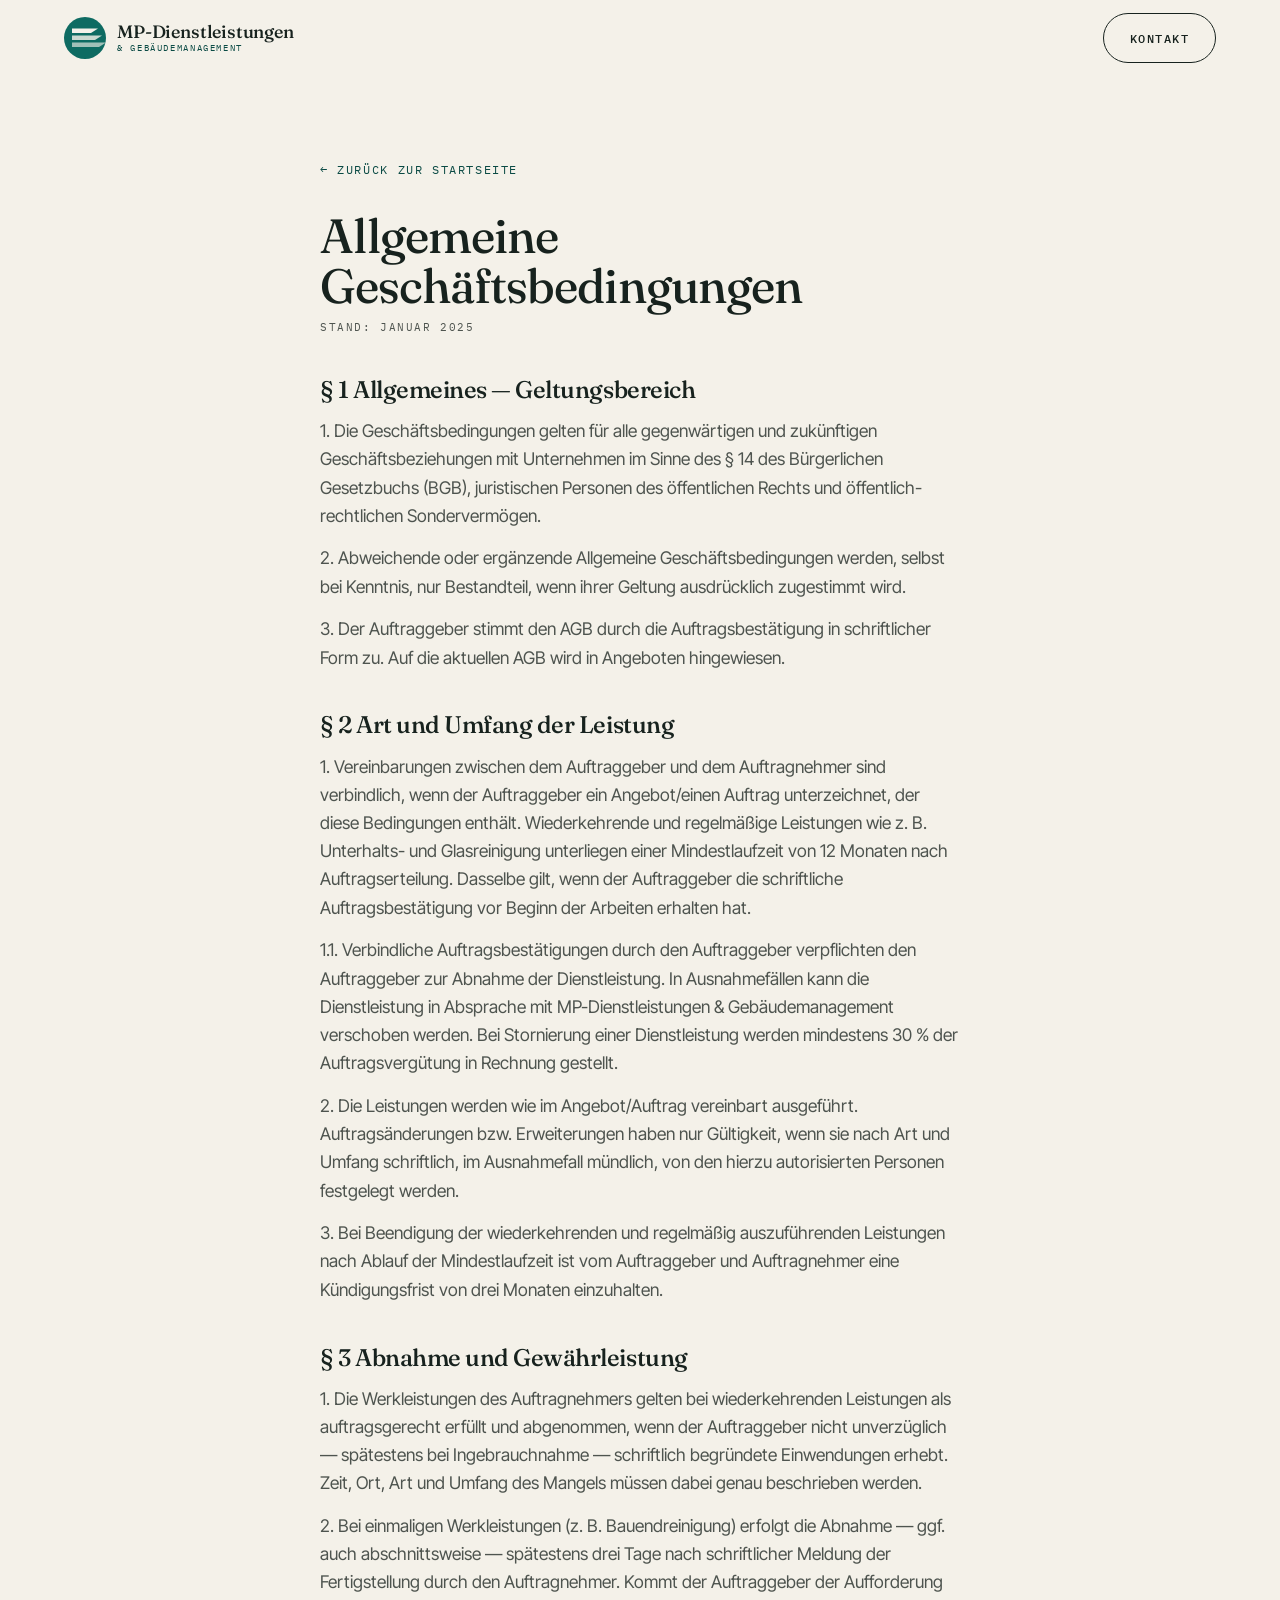
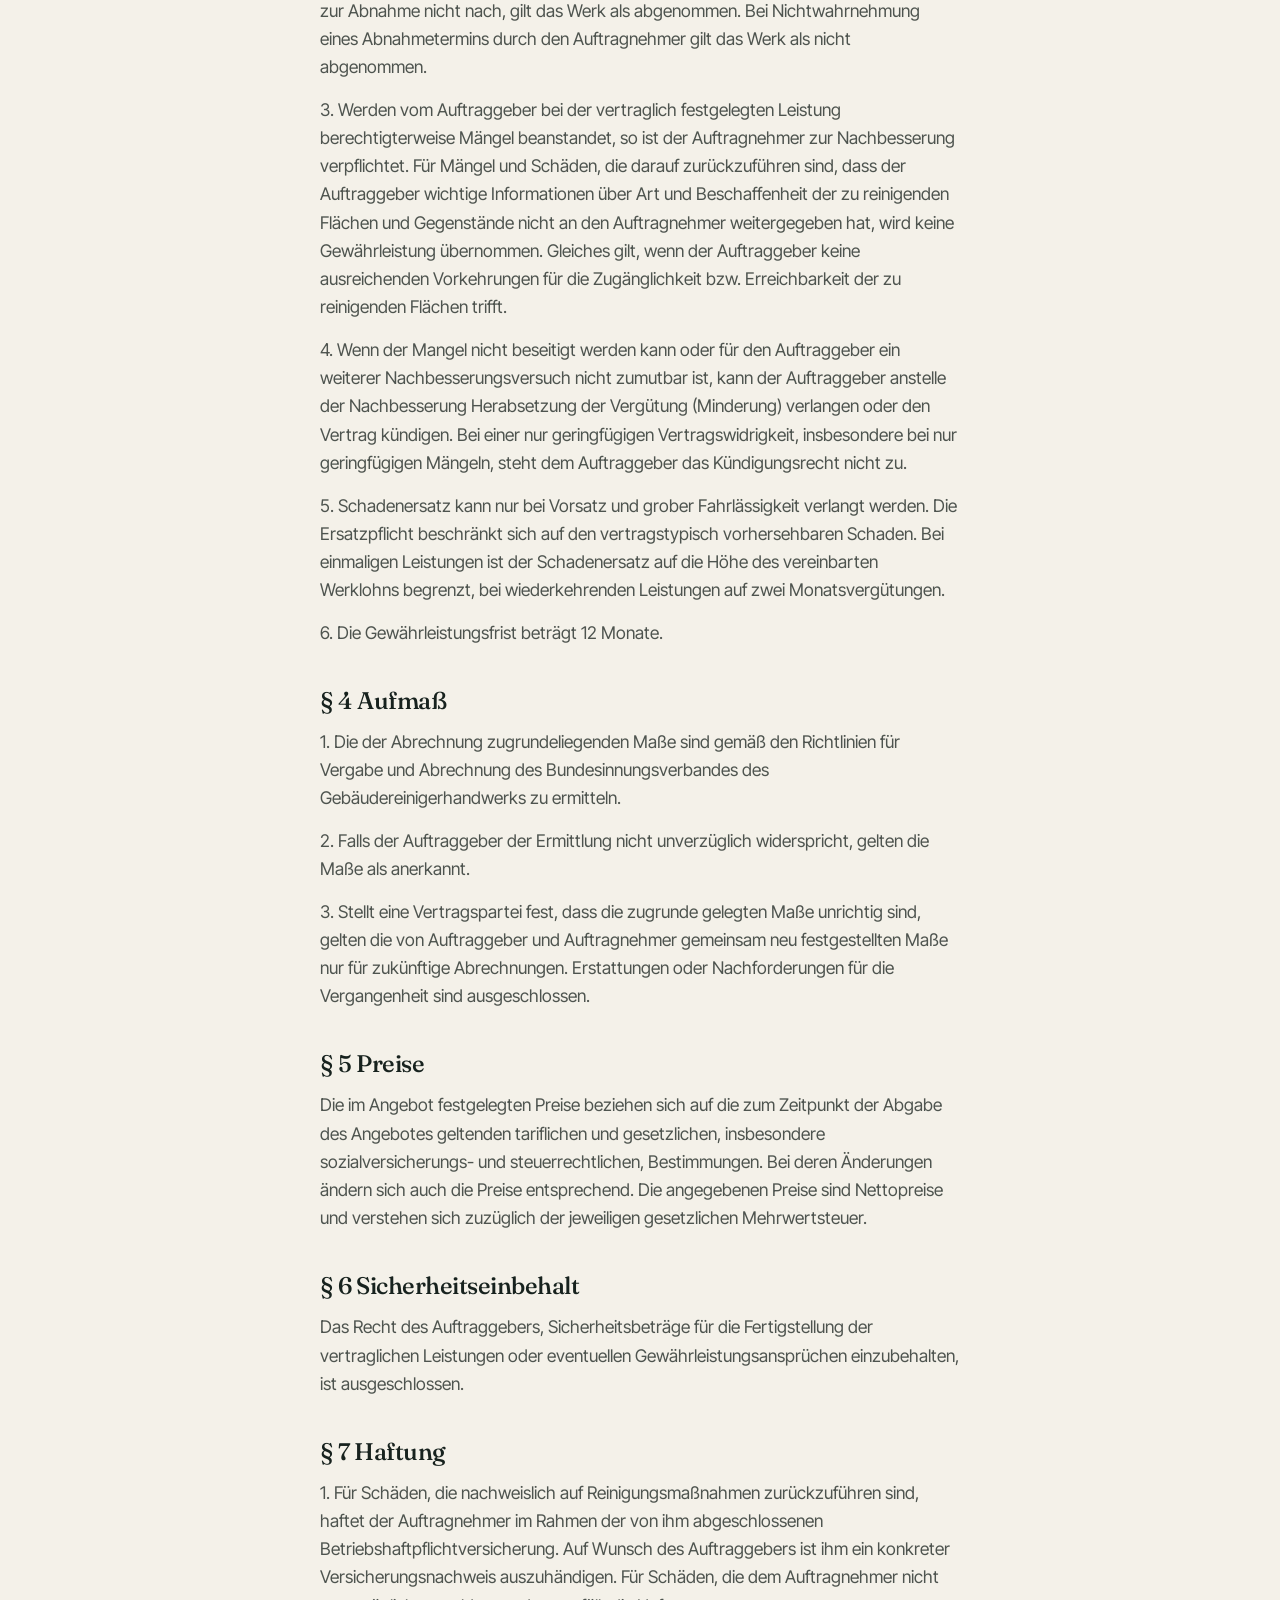
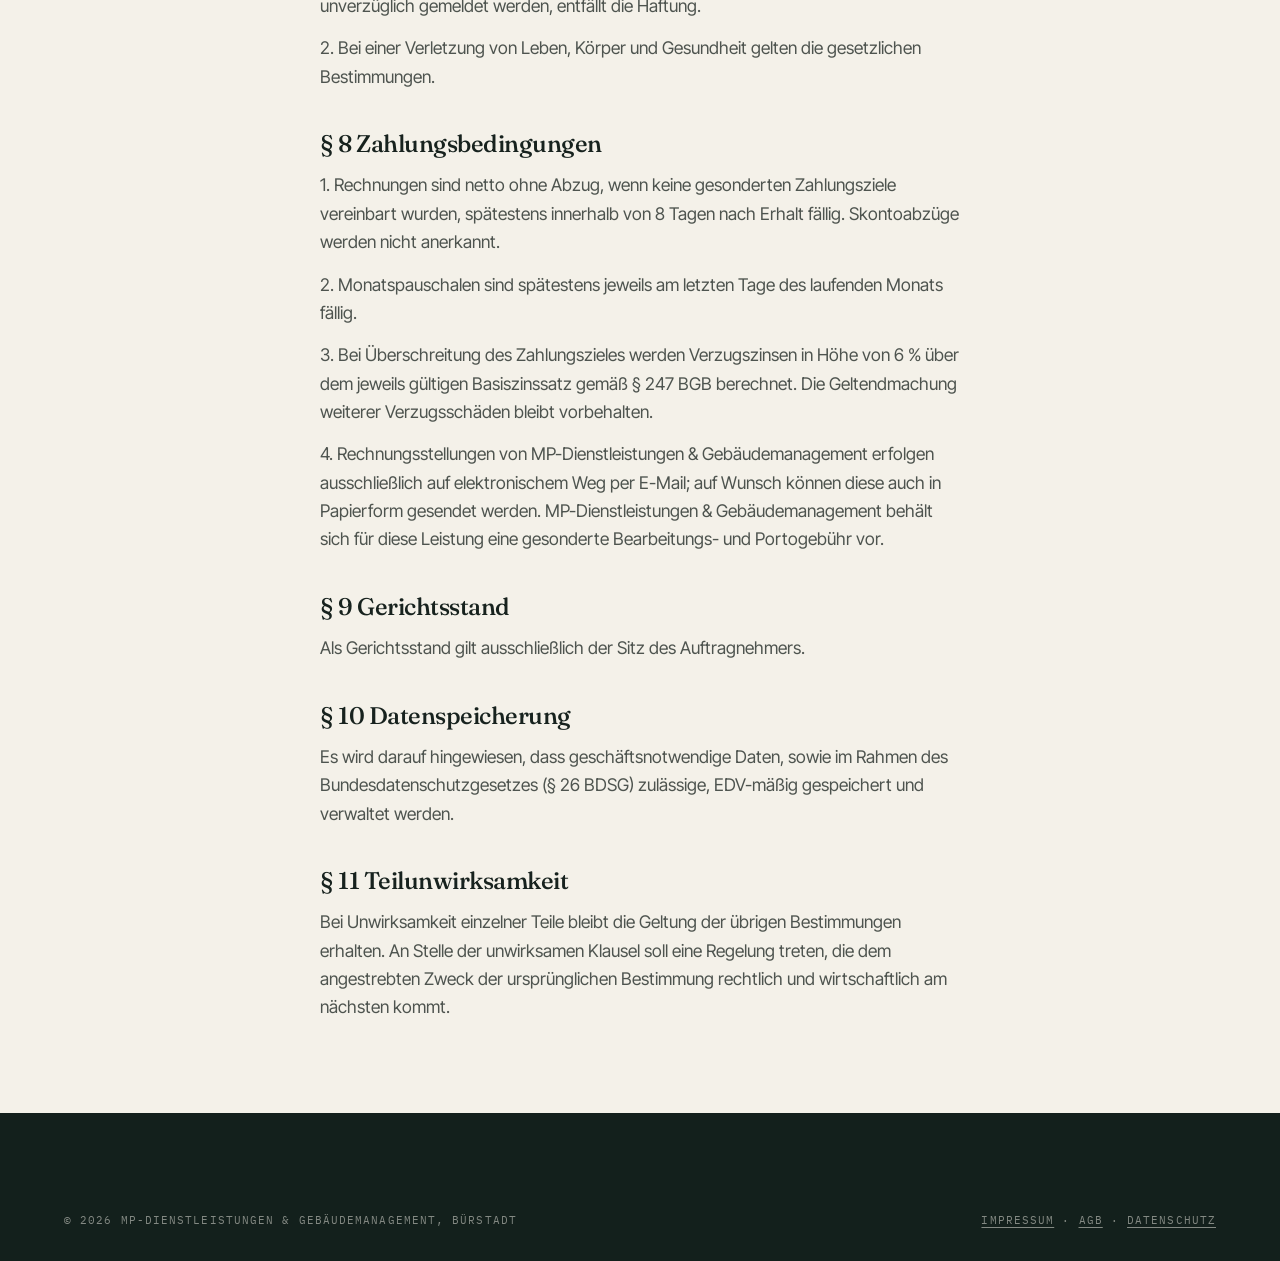
<file: agb.html>
<!DOCTYPE html>
<html lang="de">
<head>
  <meta charset="UTF-8">
  <meta name="viewport" content="width=device-width, initial-scale=1.0">
  <title>AGB — MP-Dienstleistungen &amp; Gebäudemanagement</title>
  <meta name="robots" content="noindex, follow">
  <link rel="preconnect" href="https://fonts.googleapis.com">
  <link rel="preconnect" href="https://fonts.gstatic.com" crossorigin>
  <link href="https://fonts.googleapis.com/css2?family=Fraunces:ital,opsz,wght@0,9..144,400..600;1,9..144,400..500&family=Inter+Tight:wght@400;500;600&family=IBM+Plex+Mono:wght@400;500&display=swap" rel="stylesheet">
  <link rel="stylesheet" href="css/style.css">
</head>
<body>

<header class="site-header">
  <nav class="nav" aria-label="Hauptnavigation">
    <a class="brand" href="index.html" aria-label="MP-Dienstleistungen — Startseite">
      <svg width="42" height="42" viewBox="0 0 42 42" role="img" aria-hidden="true">
        <circle cx="21" cy="21" r="21" fill="#0e6b62"/>
        <path d="M8 16h19l7-4.5H8z" fill="#f4f1e9"/>
        <path d="M8 23h23l7-4.5H8z" fill="#f4f1e9" opacity=".82"/>
        <path d="M8 30h27l7-4.5H8z" fill="#f4f1e9" opacity=".64"/>
      </svg>
      <span class="brand-name"><b>MP-Dienstleistungen</b><span>&amp; Gebäudemanagement</span></span>
    </a>
    <a class="btn btn--ghost" href="index.html#kontakt">Kontakt</a>
  </nav>
</header>

<main class="legal">
  <a class="back" href="index.html">← Zurück zur Startseite</a>
  <h1>Allgemeine Geschäftsbedingungen</h1>
  <p class="updated">Stand: Januar 2025</p>

  <h2>§ 1 Allgemeines — Geltungsbereich</h2>
  <p>1. Die Geschäftsbedingungen gelten für alle gegenwärtigen und zukünftigen Geschäftsbeziehungen mit Unternehmen im Sinne des § 14 des Bürgerlichen Gesetzbuchs (BGB), juristischen Personen des öffentlichen Rechts und öffentlich-rechtlichen Sondervermögen.</p>
  <p>2. Abweichende oder ergänzende Allgemeine Geschäftsbedingungen werden, selbst bei Kenntnis, nur Bestandteil, wenn ihrer Geltung ausdrücklich zugestimmt wird.</p>
  <p>3. Der Auftraggeber stimmt den AGB durch die Auftragsbestätigung in schriftlicher Form zu. Auf die aktuellen AGB wird in Angeboten hingewiesen.</p>

  <h2>§ 2 Art und Umfang der Leistung</h2>
  <p>1. Vereinbarungen zwischen dem Auftraggeber und dem Auftragnehmer sind verbindlich, wenn der Auftraggeber ein Angebot/einen Auftrag unterzeichnet, der diese Bedingungen enthält. Wiederkehrende und regelmäßige Leistungen wie z.&nbsp;B. Unterhalts- und Glasreinigung unterliegen einer Mindestlaufzeit von 12 Monaten nach Auftragserteilung. Dasselbe gilt, wenn der Auftraggeber die schriftliche Auftragsbestätigung vor Beginn der Arbeiten erhalten hat.</p>
  <p>1.1. Verbindliche Auftragsbestätigungen durch den Auftraggeber verpflichten den Auftraggeber zur Abnahme der Dienstleistung. In Ausnahmefällen kann die Dienstleistung in Absprache mit MP-Dienstleistungen &amp; Gebäudemanagement verschoben werden. Bei Stornierung einer Dienstleistung werden mindestens 30&nbsp;% der Auftragsvergütung in Rechnung gestellt.</p>
  <p>2. Die Leistungen werden wie im Angebot/Auftrag vereinbart ausgeführt. Auftragsänderungen bzw. Erweiterungen haben nur Gültigkeit, wenn sie nach Art und Umfang schriftlich, im Ausnahmefall mündlich, von den hierzu autorisierten Personen festgelegt werden.</p>
  <p>3. Bei Beendigung der wiederkehrenden und regelmäßig auszuführenden Leistungen nach Ablauf der Mindestlaufzeit ist vom Auftraggeber und Auftragnehmer eine Kündigungsfrist von drei Monaten einzuhalten.</p>

  <h2>§ 3 Abnahme und Gewährleistung</h2>
  <p>1. Die Werkleistungen des Auftragnehmers gelten bei wiederkehrenden Leistungen als auftragsgerecht erfüllt und abgenommen, wenn der Auftraggeber nicht unverzüglich — spätestens bei Ingebrauchnahme — schriftlich begründete Einwendungen erhebt. Zeit, Ort, Art und Umfang des Mangels müssen dabei genau beschrieben werden.</p>
  <p>2. Bei einmaligen Werkleistungen (z.&nbsp;B. Bauendreinigung) erfolgt die Abnahme — ggf. auch abschnittsweise — spätestens drei Tage nach schriftlicher Meldung der Fertigstellung durch den Auftragnehmer. Kommt der Auftraggeber der Aufforderung zur Abnahme nicht nach, gilt das Werk als abgenommen. Bei Nichtwahrnehmung eines Abnahmetermins durch den Auftragnehmer gilt das Werk als nicht abgenommen.</p>
  <p>3. Werden vom Auftraggeber bei der vertraglich festgelegten Leistung berechtigterweise Mängel beanstandet, so ist der Auftragnehmer zur Nachbesserung verpflichtet. Für Mängel und Schäden, die darauf zurückzuführen sind, dass der Auftraggeber wichtige Informationen über Art und Beschaffenheit der zu reinigenden Flächen und Gegenstände nicht an den Auftragnehmer weitergegeben hat, wird keine Gewährleistung übernommen. Gleiches gilt, wenn der Auftraggeber keine ausreichenden Vorkehrungen für die Zugänglichkeit bzw. Erreichbarkeit der zu reinigenden Flächen trifft.</p>
  <p>4. Wenn der Mangel nicht beseitigt werden kann oder für den Auftraggeber ein weiterer Nachbesserungsversuch nicht zumutbar ist, kann der Auftraggeber anstelle der Nachbesserung Herabsetzung der Vergütung (Minderung) verlangen oder den Vertrag kündigen. Bei einer nur geringfügigen Vertragswidrigkeit, insbesondere bei nur geringfügigen Mängeln, steht dem Auftraggeber das Kündigungsrecht nicht zu.</p>
  <p>5. Schadenersatz kann nur bei Vorsatz und grober Fahrlässigkeit verlangt werden. Die Ersatzpflicht beschränkt sich auf den vertragstypisch vorhersehbaren Schaden. Bei einmaligen Leistungen ist der Schadenersatz auf die Höhe des vereinbarten Werklohns begrenzt, bei wiederkehrenden Leistungen auf zwei Monatsvergütungen.</p>
  <p>6. Die Gewährleistungsfrist beträgt 12 Monate.</p>

  <h2>§ 4 Aufmaß</h2>
  <p>1. Die der Abrechnung zugrundeliegenden Maße sind gemäß den Richtlinien für Vergabe und Abrechnung des Bundesinnungsverbandes des Gebäudereinigerhandwerks zu ermitteln.</p>
  <p>2. Falls der Auftraggeber der Ermittlung nicht unverzüglich widerspricht, gelten die Maße als anerkannt.</p>
  <p>3. Stellt eine Vertragspartei fest, dass die zugrunde gelegten Maße unrichtig sind, gelten die von Auftraggeber und Auftragnehmer gemeinsam neu festgestellten Maße nur für zukünftige Abrechnungen. Erstattungen oder Nachforderungen für die Vergangenheit sind ausgeschlossen.</p>

  <h2>§ 5 Preise</h2>
  <p>Die im Angebot festgelegten Preise beziehen sich auf die zum Zeitpunkt der Abgabe des Angebotes geltenden tariflichen und gesetzlichen, insbesondere sozialversicherungs- und steuerrechtlichen, Bestimmungen. Bei deren Änderungen ändern sich auch die Preise entsprechend. Die angegebenen Preise sind Nettopreise und verstehen sich zuzüglich der jeweiligen gesetzlichen Mehrwertsteuer.</p>

  <h2>§ 6 Sicherheitseinbehalt</h2>
  <p>Das Recht des Auftraggebers, Sicherheitsbeträge für die Fertigstellung der vertraglichen Leistungen oder eventuellen Gewährleistungsansprüchen einzubehalten, ist ausgeschlossen.</p>

  <h2>§ 7 Haftung</h2>
  <p>1. Für Schäden, die nachweislich auf Reinigungsmaßnahmen zurückzuführen sind, haftet der Auftragnehmer im Rahmen der von ihm abgeschlossenen Betriebshaftpflichtversicherung. Auf Wunsch des Auftraggebers ist ihm ein konkreter Versicherungsnachweis auszuhändigen. Für Schäden, die dem Auftragnehmer nicht unverzüglich gemeldet werden, entfällt die Haftung.</p>
  <p>2. Bei einer Verletzung von Leben, Körper und Gesundheit gelten die gesetzlichen Bestimmungen.</p>

  <h2>§ 8 Zahlungsbedingungen</h2>
  <p>1. Rechnungen sind netto ohne Abzug, wenn keine gesonderten Zahlungsziele vereinbart wurden, spätestens innerhalb von 8 Tagen nach Erhalt fällig. Skontoabzüge werden nicht anerkannt.</p>
  <p>2. Monatspauschalen sind spätestens jeweils am letzten Tage des laufenden Monats fällig.</p>
  <p>3. Bei Überschreitung des Zahlungszieles werden Verzugszinsen in Höhe von 6&nbsp;% über dem jeweils gültigen Basiszinssatz gemäß § 247 BGB berechnet. Die Geltendmachung weiterer Verzugsschäden bleibt vorbehalten.</p>
  <p>4. Rechnungsstellungen von MP-Dienstleistungen &amp; Gebäudemanagement erfolgen ausschließlich auf elektronischem Weg per E-Mail; auf Wunsch können diese auch in Papierform gesendet werden. MP-Dienstleistungen &amp; Gebäudemanagement behält sich für diese Leistung eine gesonderte Bearbeitungs- und Portogebühr vor.</p>

  <h2>§ 9 Gerichtsstand</h2>
  <p>Als Gerichtsstand gilt ausschließlich der Sitz des Auftragnehmers.</p>

  <h2>§ 10 Datenspeicherung</h2>
  <p>Es wird darauf hingewiesen, dass geschäftsnotwendige Daten, sowie im Rahmen des Bundesdatenschutzgesetzes (§ 26 BDSG) zulässige, EDV-mäßig gespeichert und verwaltet werden.</p>

  <h2>§ 11 Teilunwirksamkeit</h2>
  <p>Bei Unwirksamkeit einzelner Teile bleibt die Geltung der übrigen Bestimmungen erhalten. An Stelle der unwirksamen Klausel soll eine Regelung treten, die dem angestrebten Zweck der ursprünglichen Bestimmung rechtlich und wirtschaftlich am nächsten kommt.</p>
</main>

<footer class="site-footer">
  <div class="footer-bottom">
    <span>© 2026 MP-Dienstleistungen &amp; Gebäudemanagement, Bürstadt</span>
    <span><a href="impressum.html" style="color:inherit">Impressum</a> · <a href="agb.html" style="color:inherit">AGB</a> · <a href="datenschutz.html" style="color:inherit">Datenschutz</a></span>
  </div>
</footer>

</body>
</html>
</file>
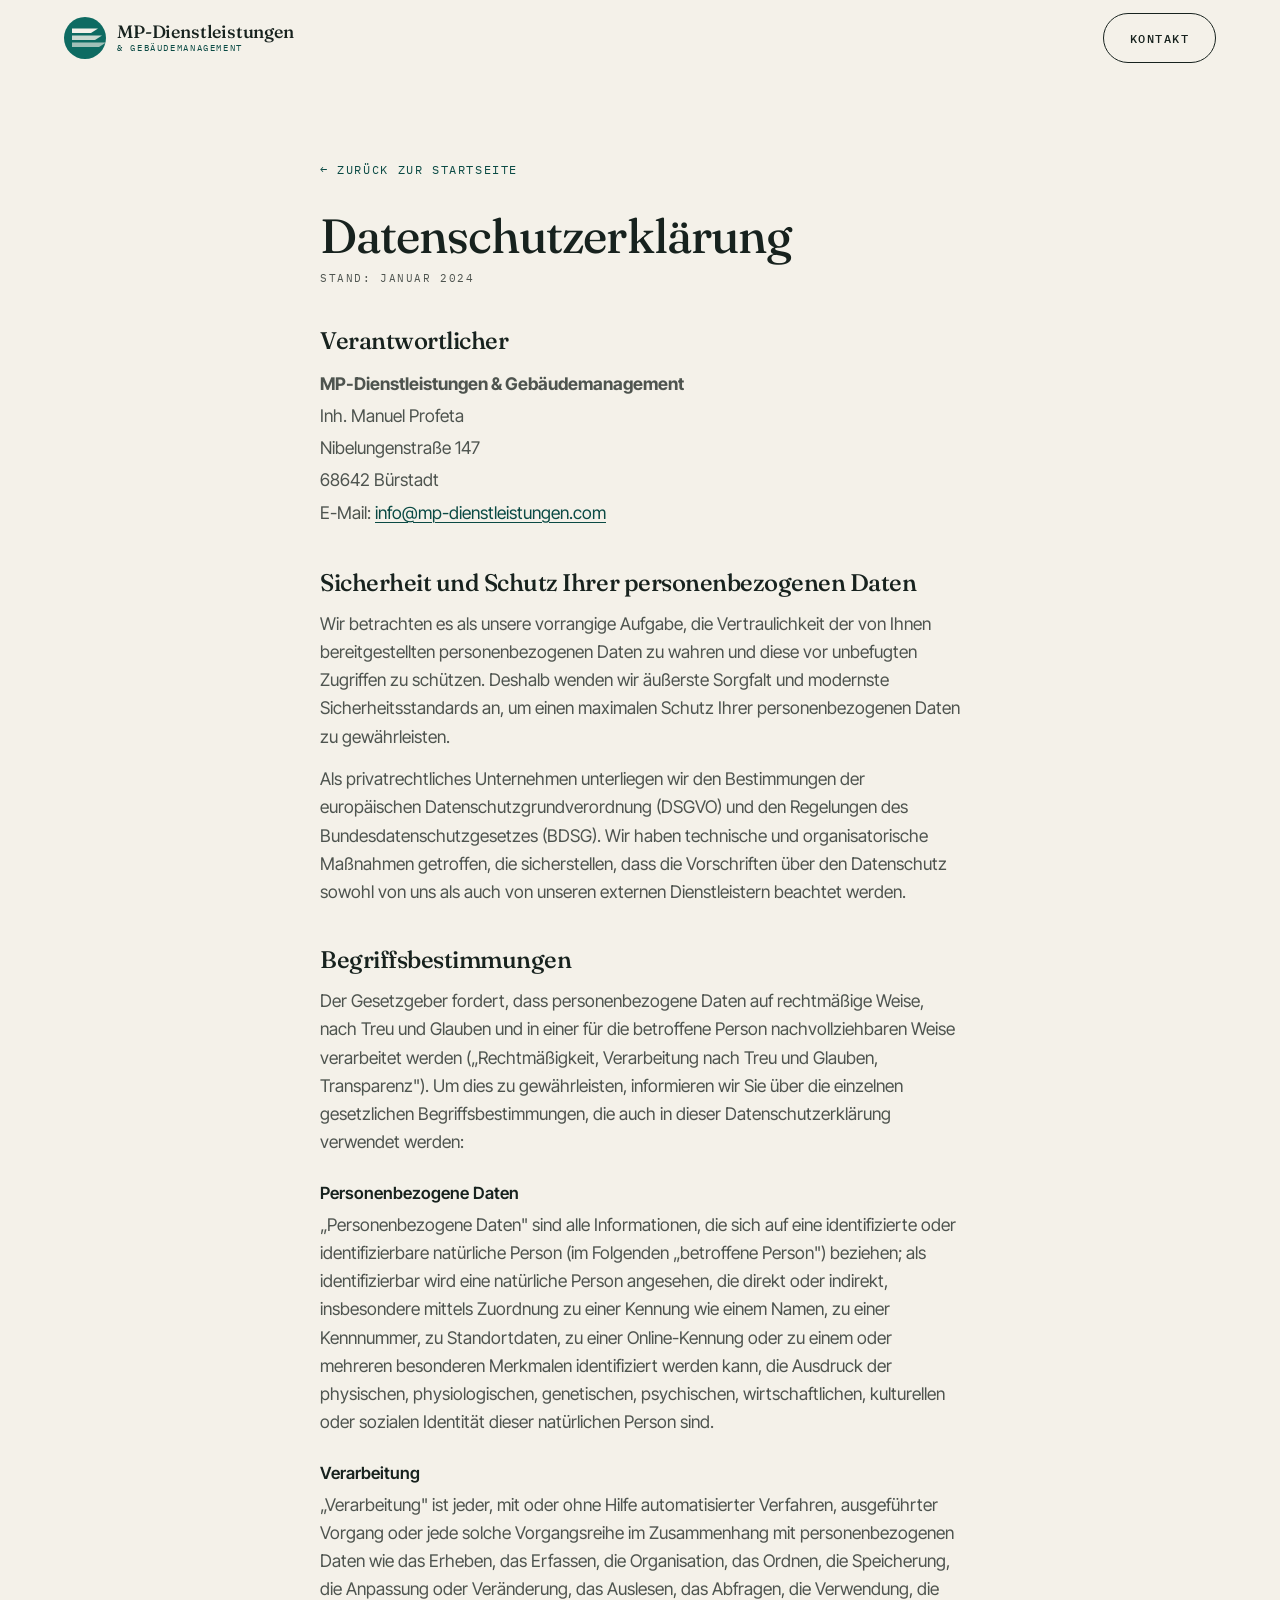
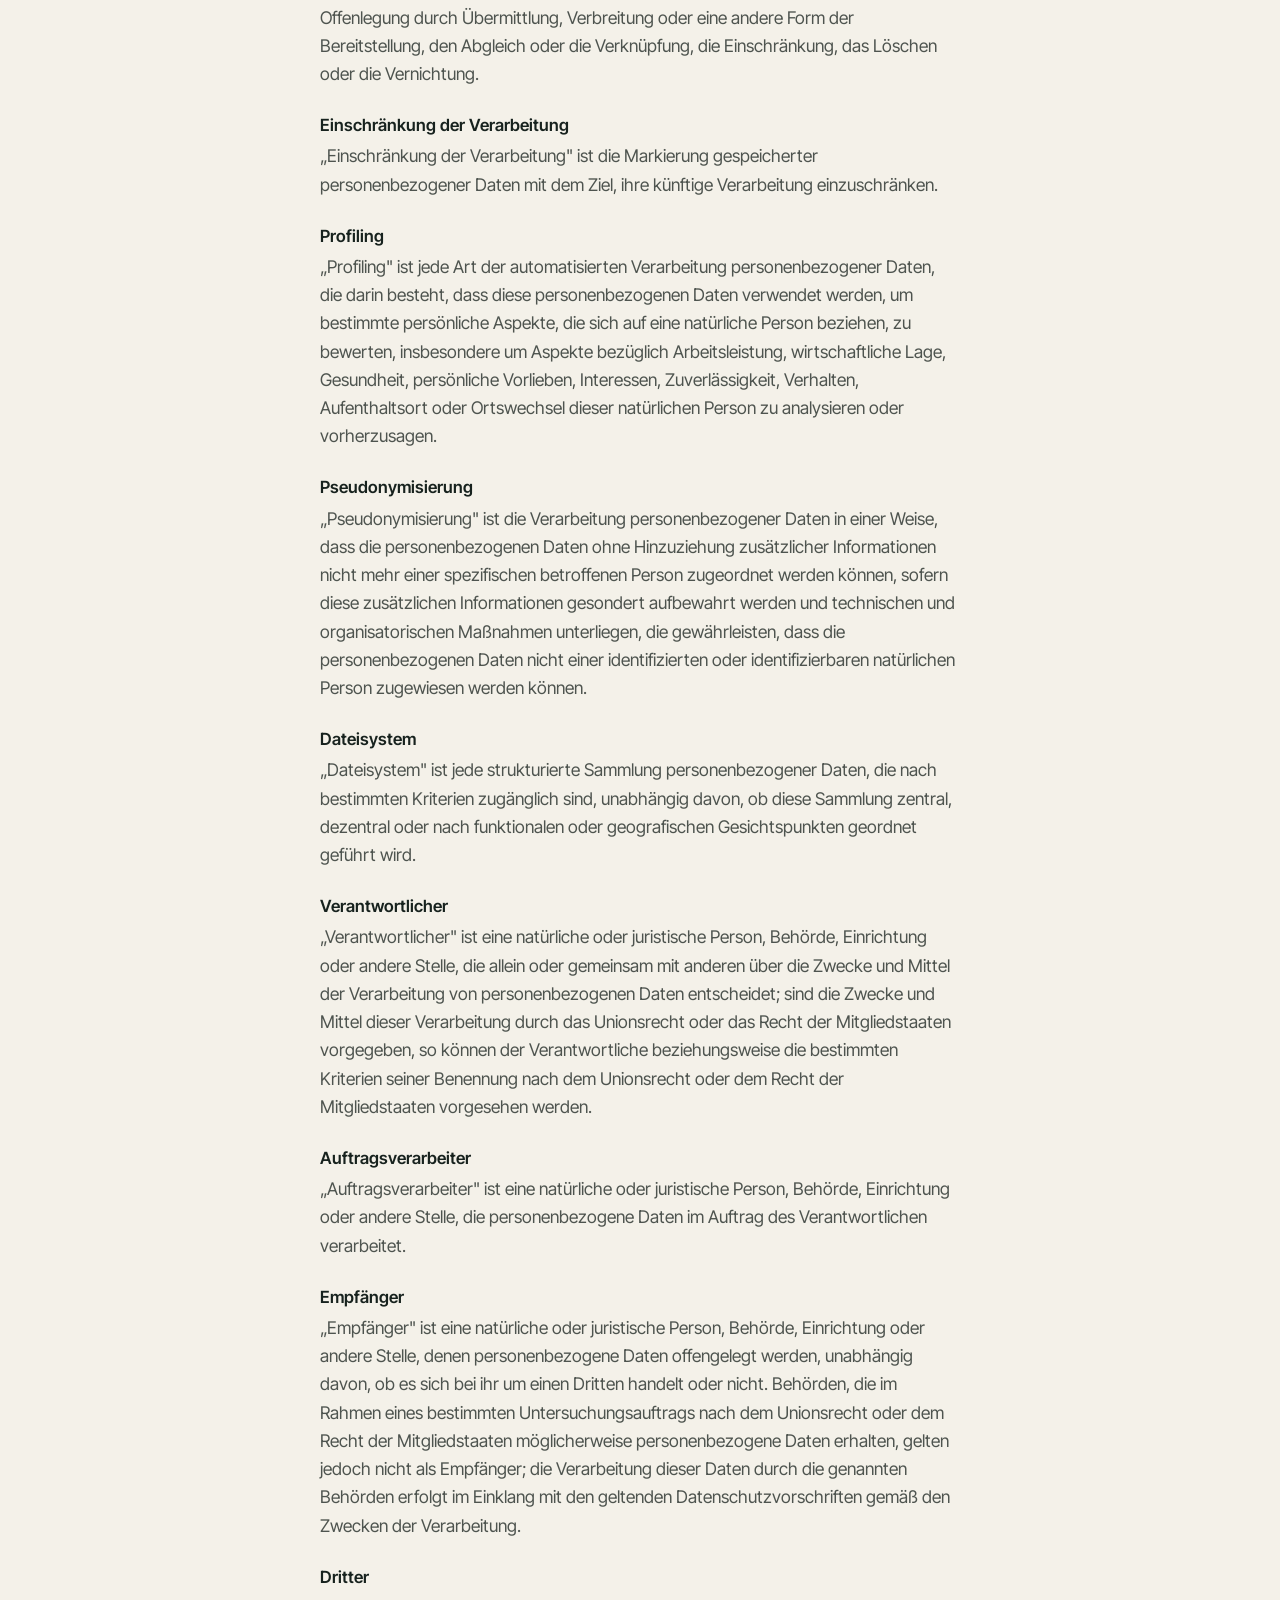
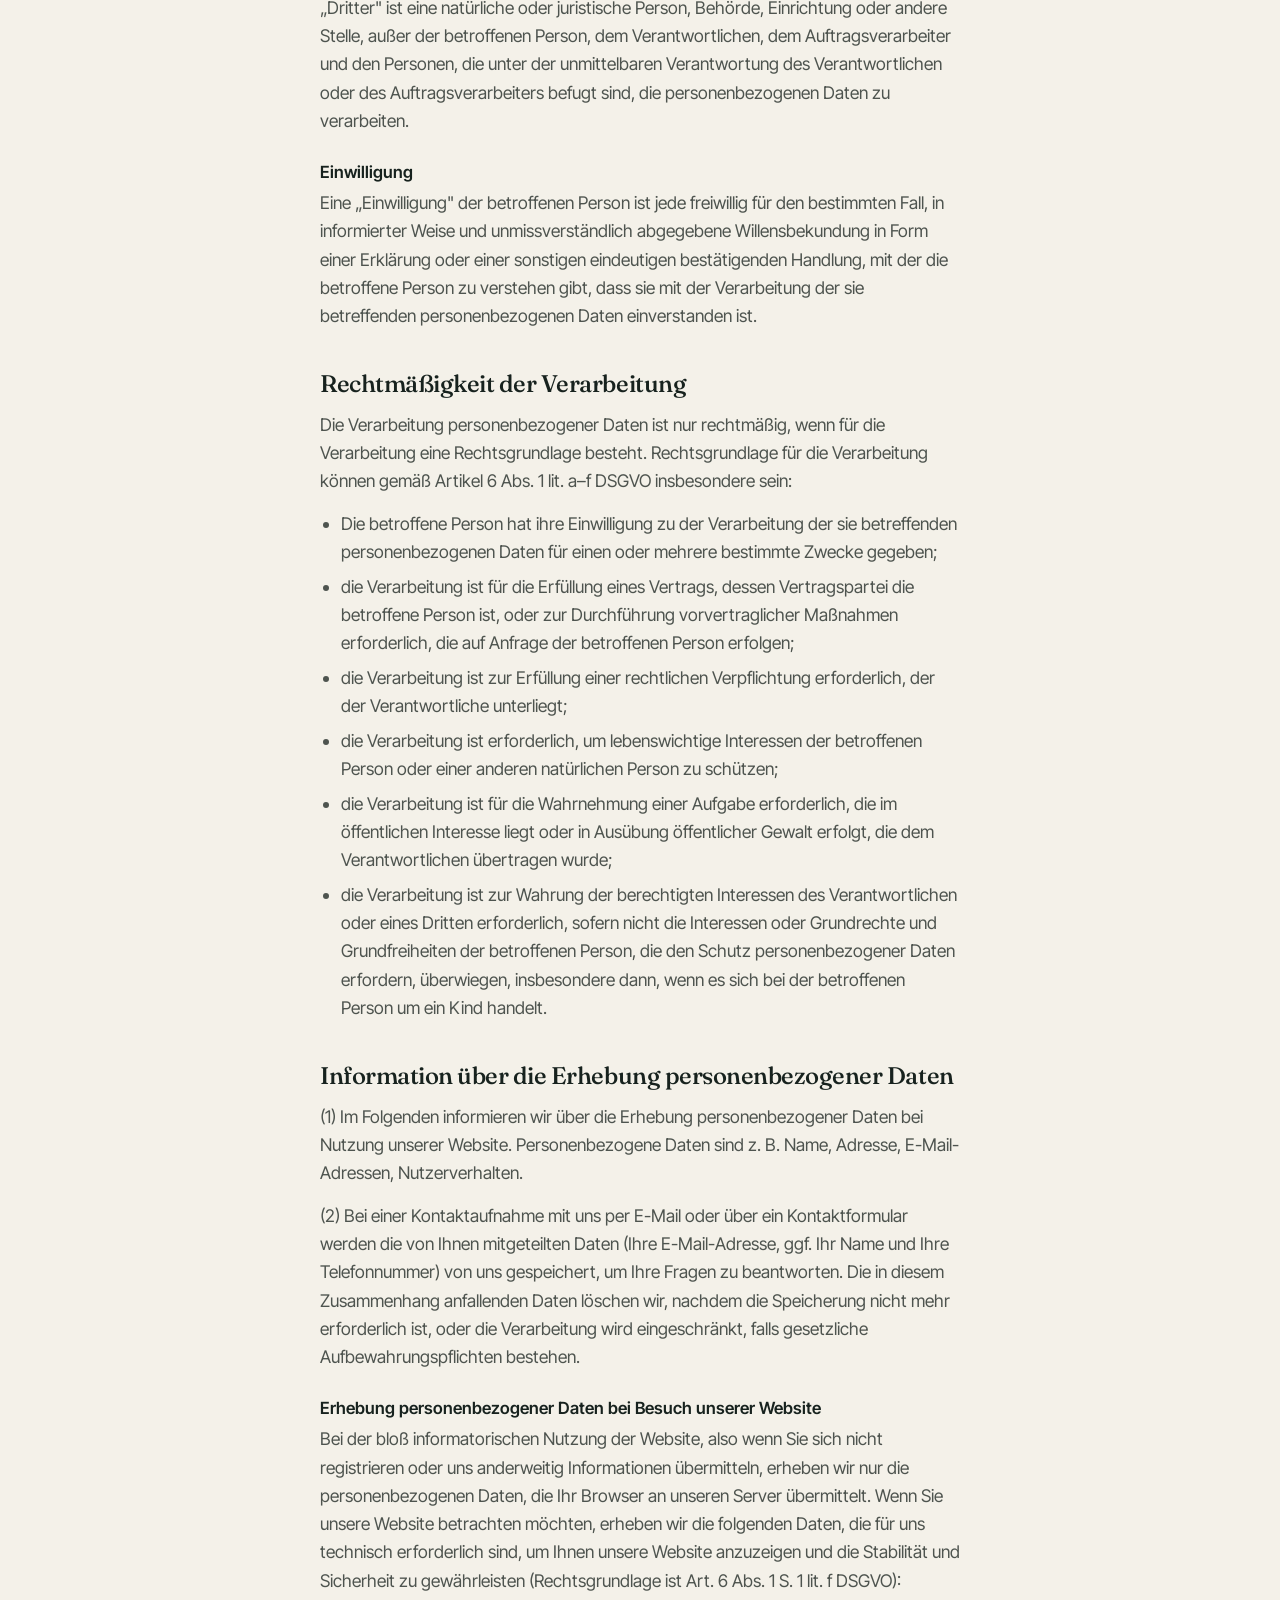
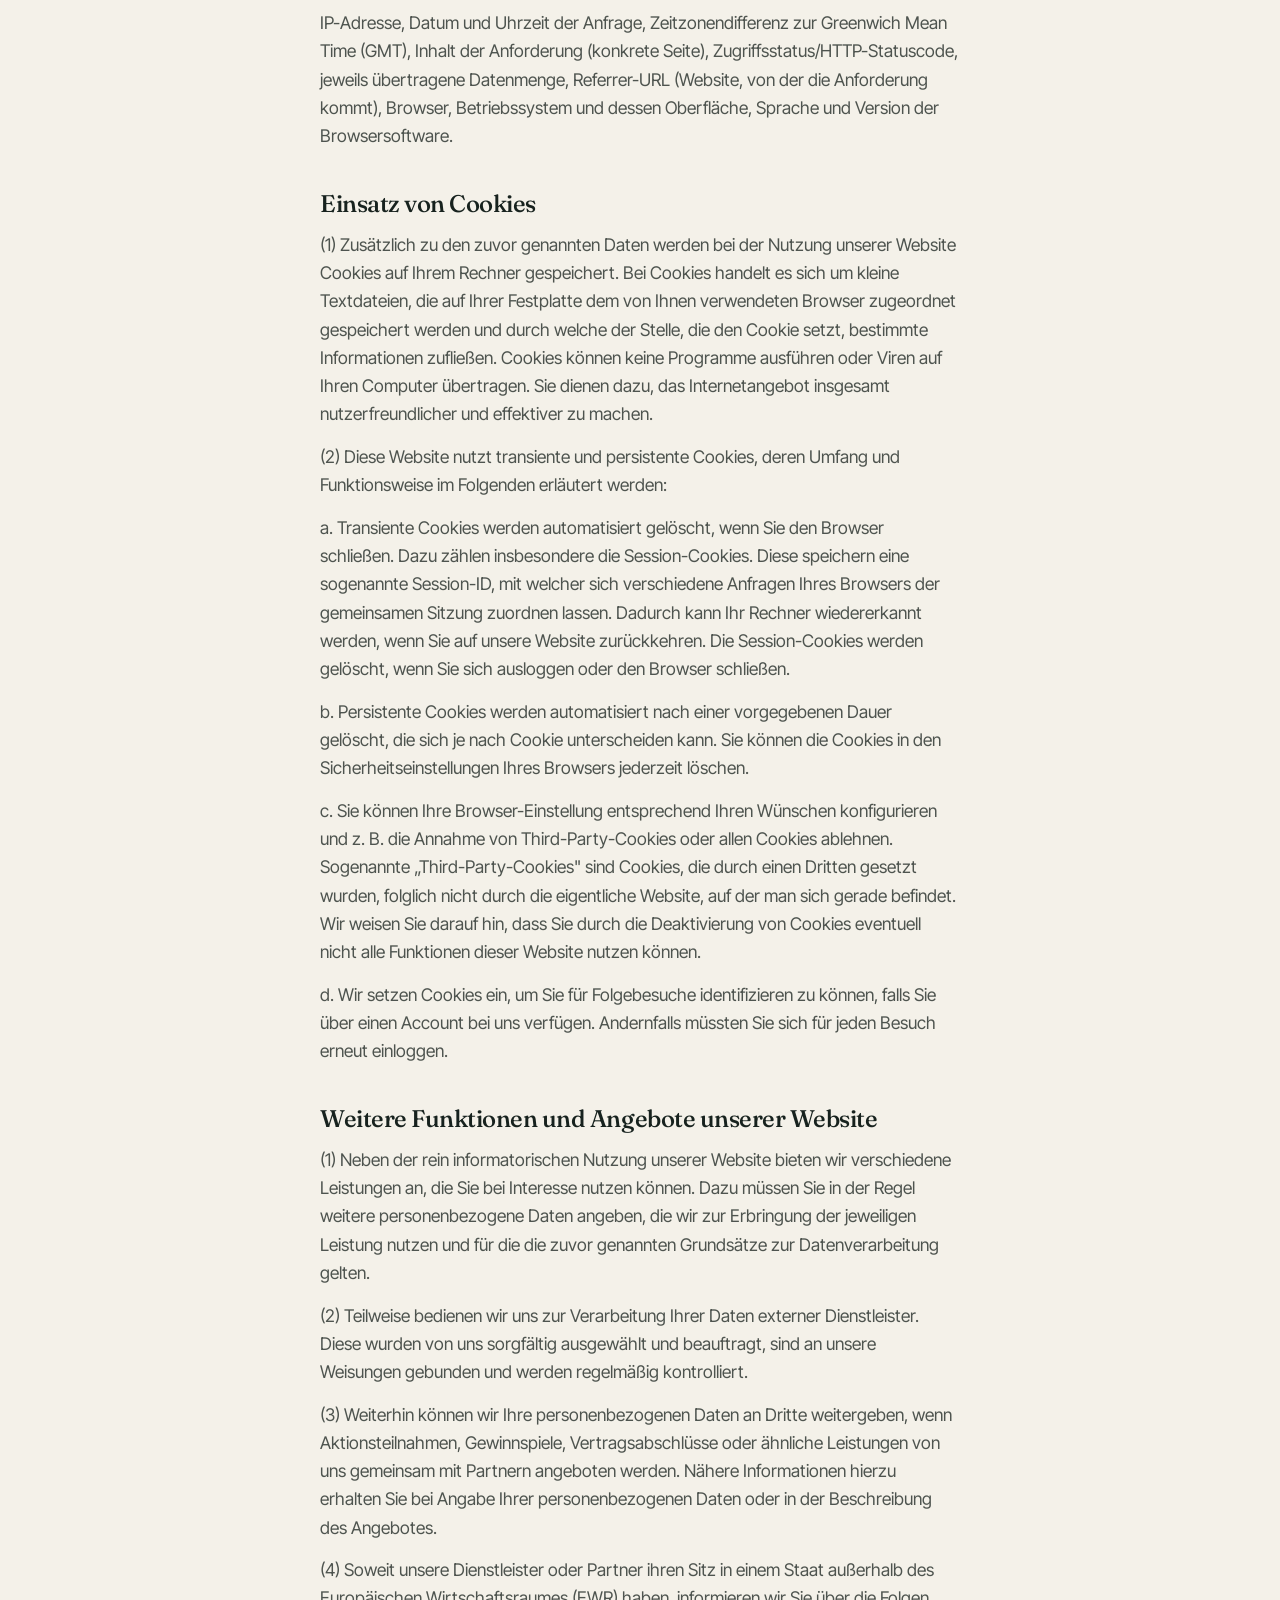
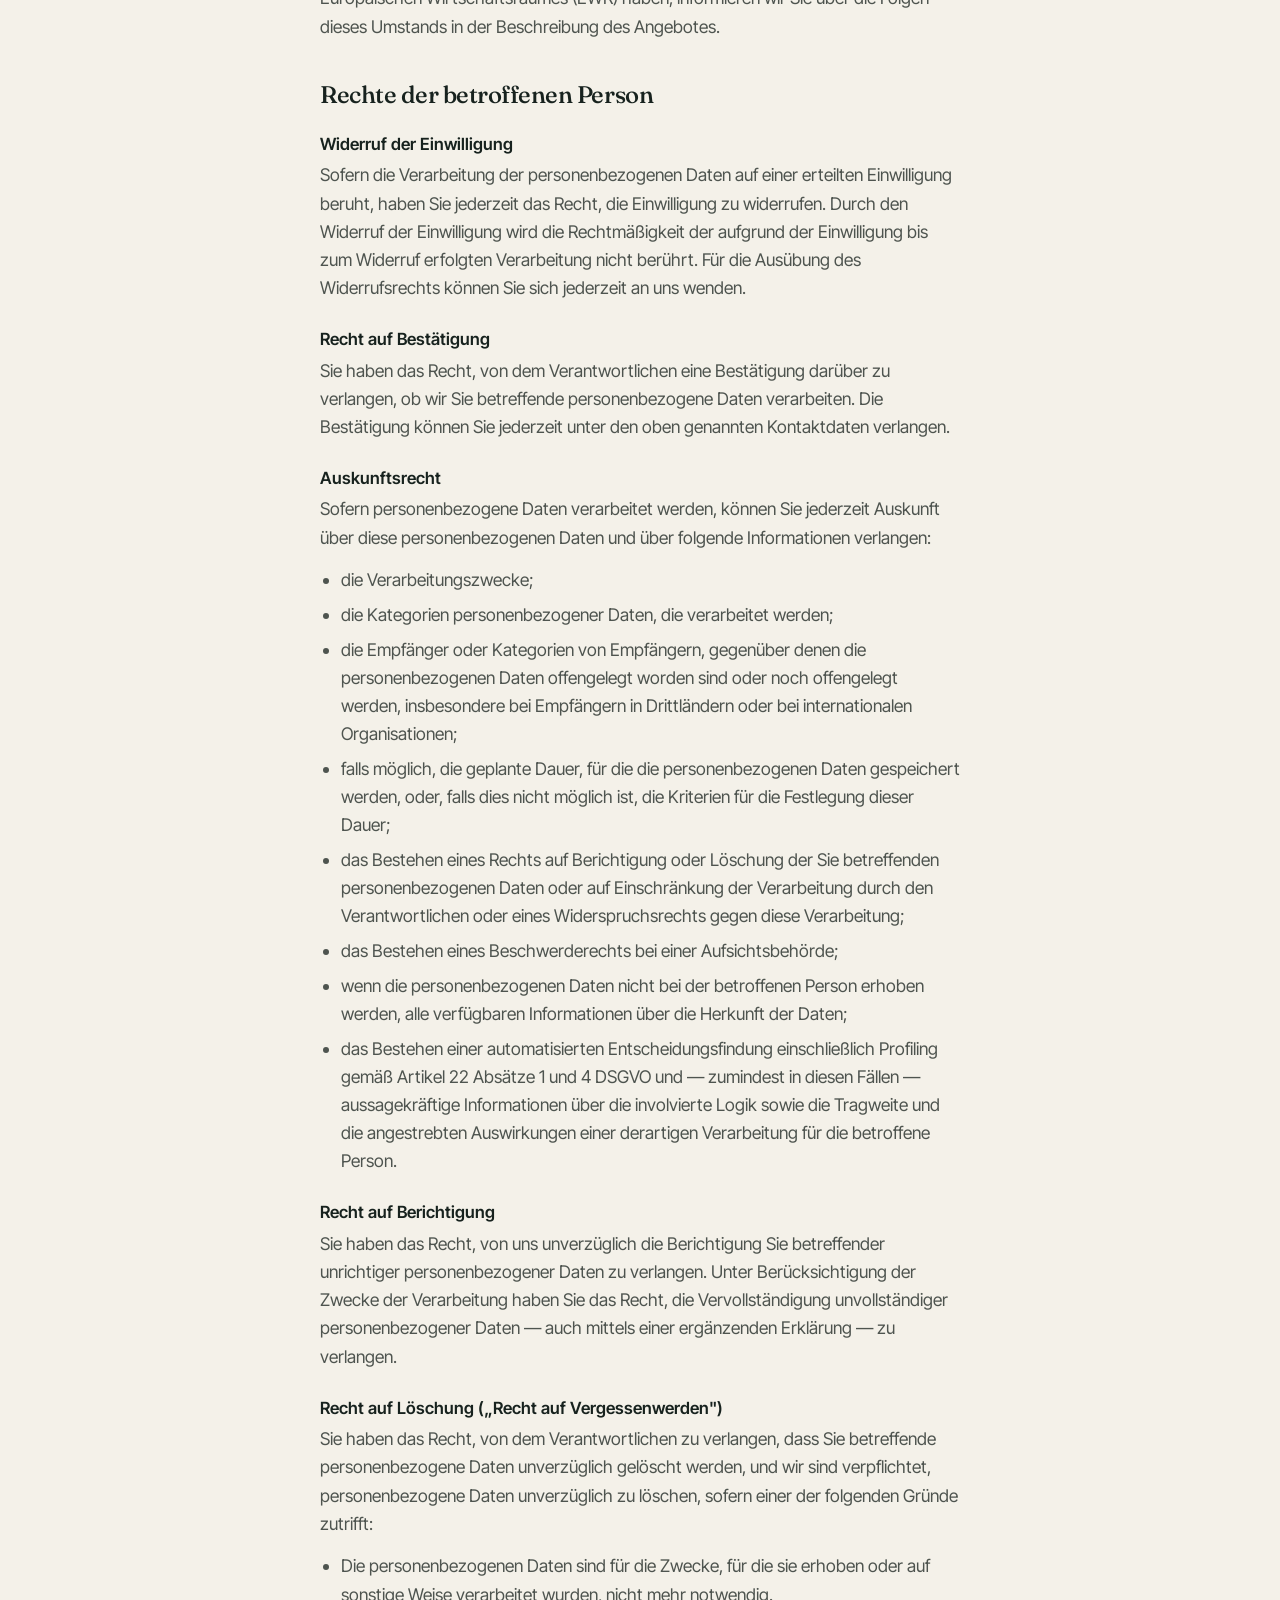
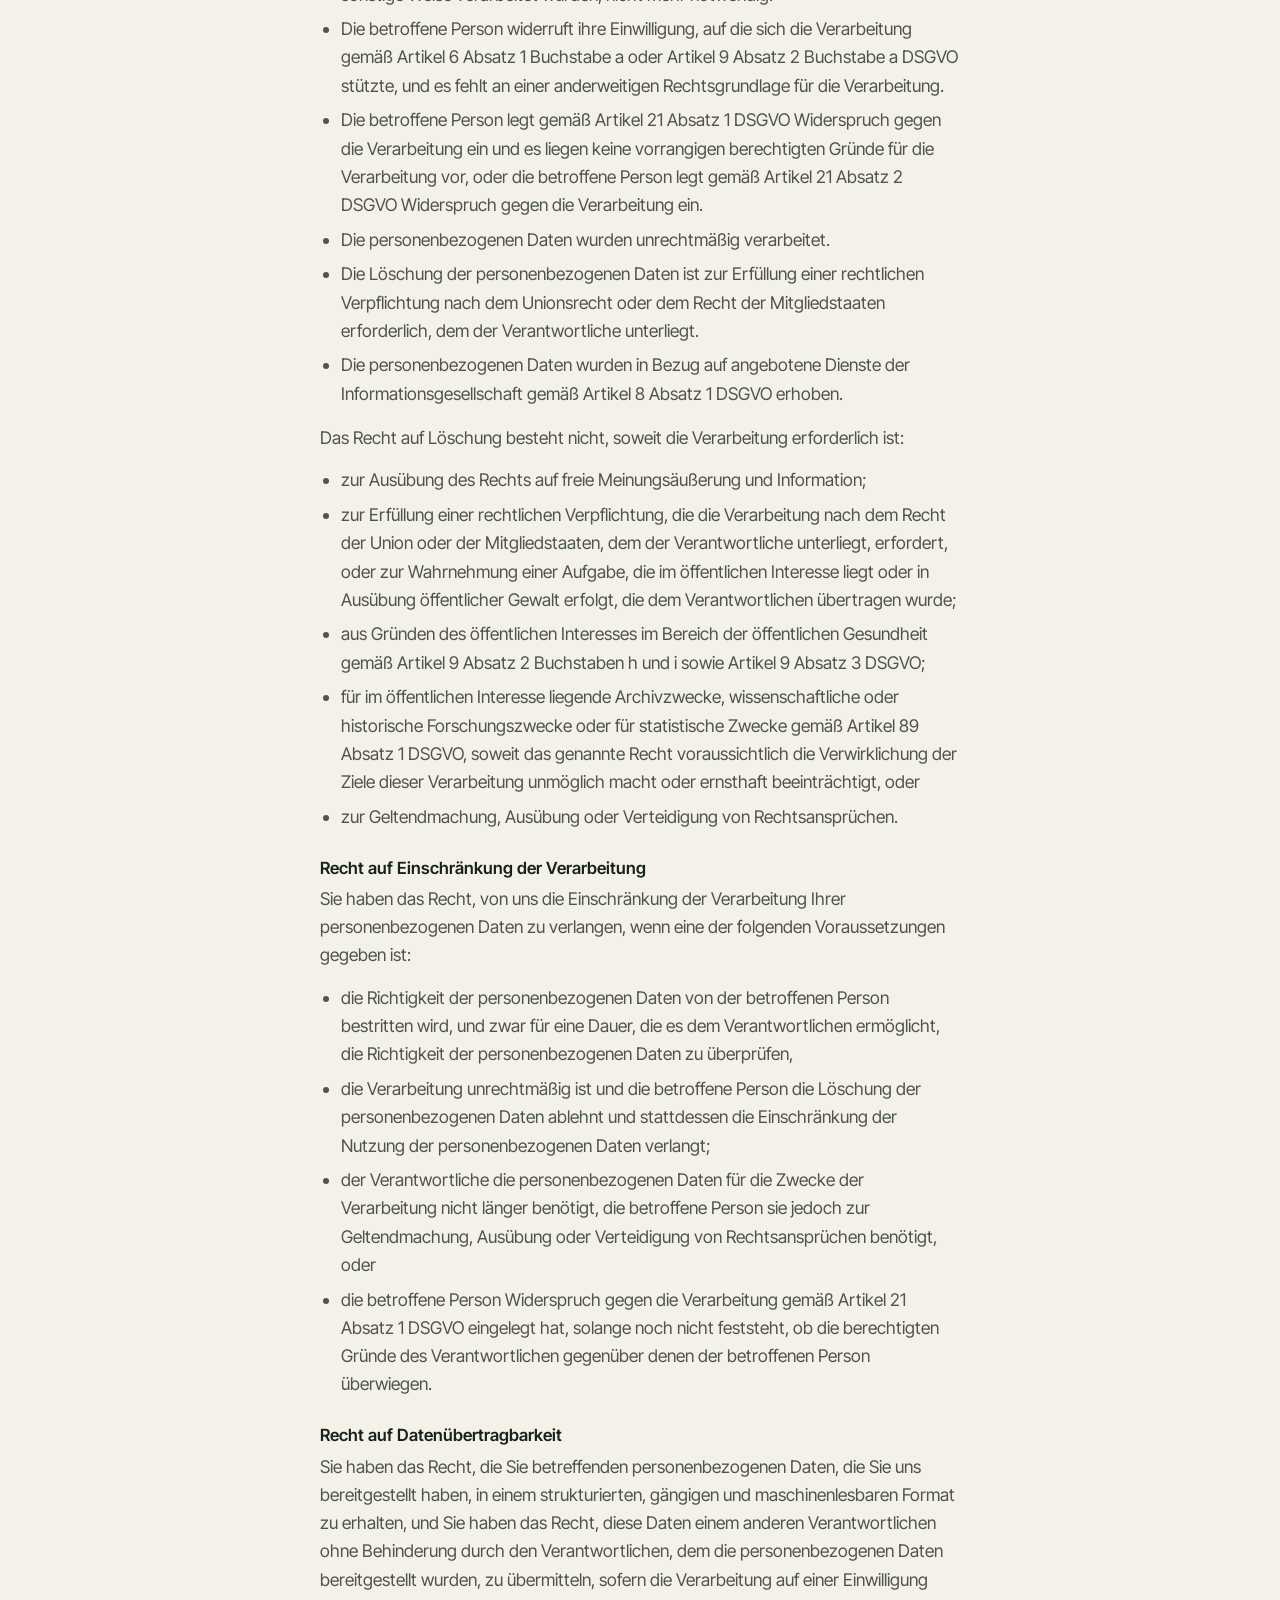
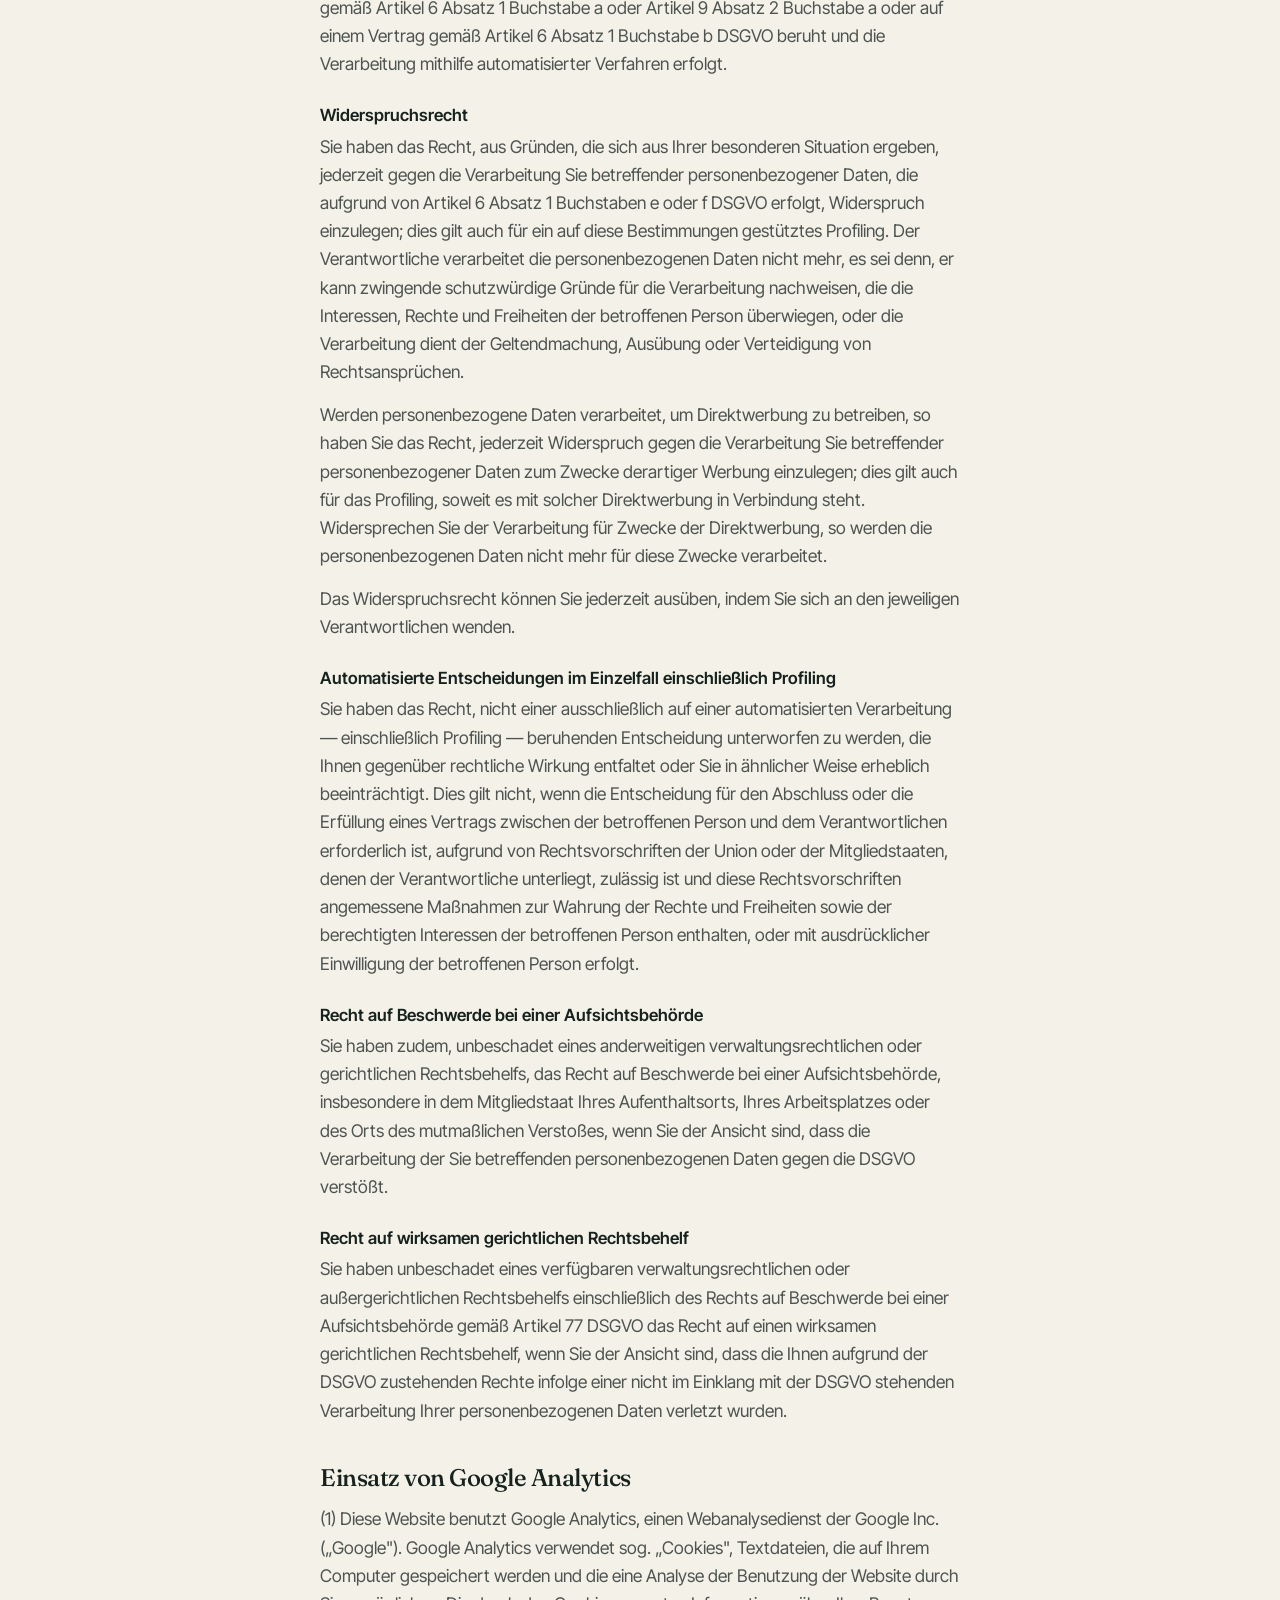
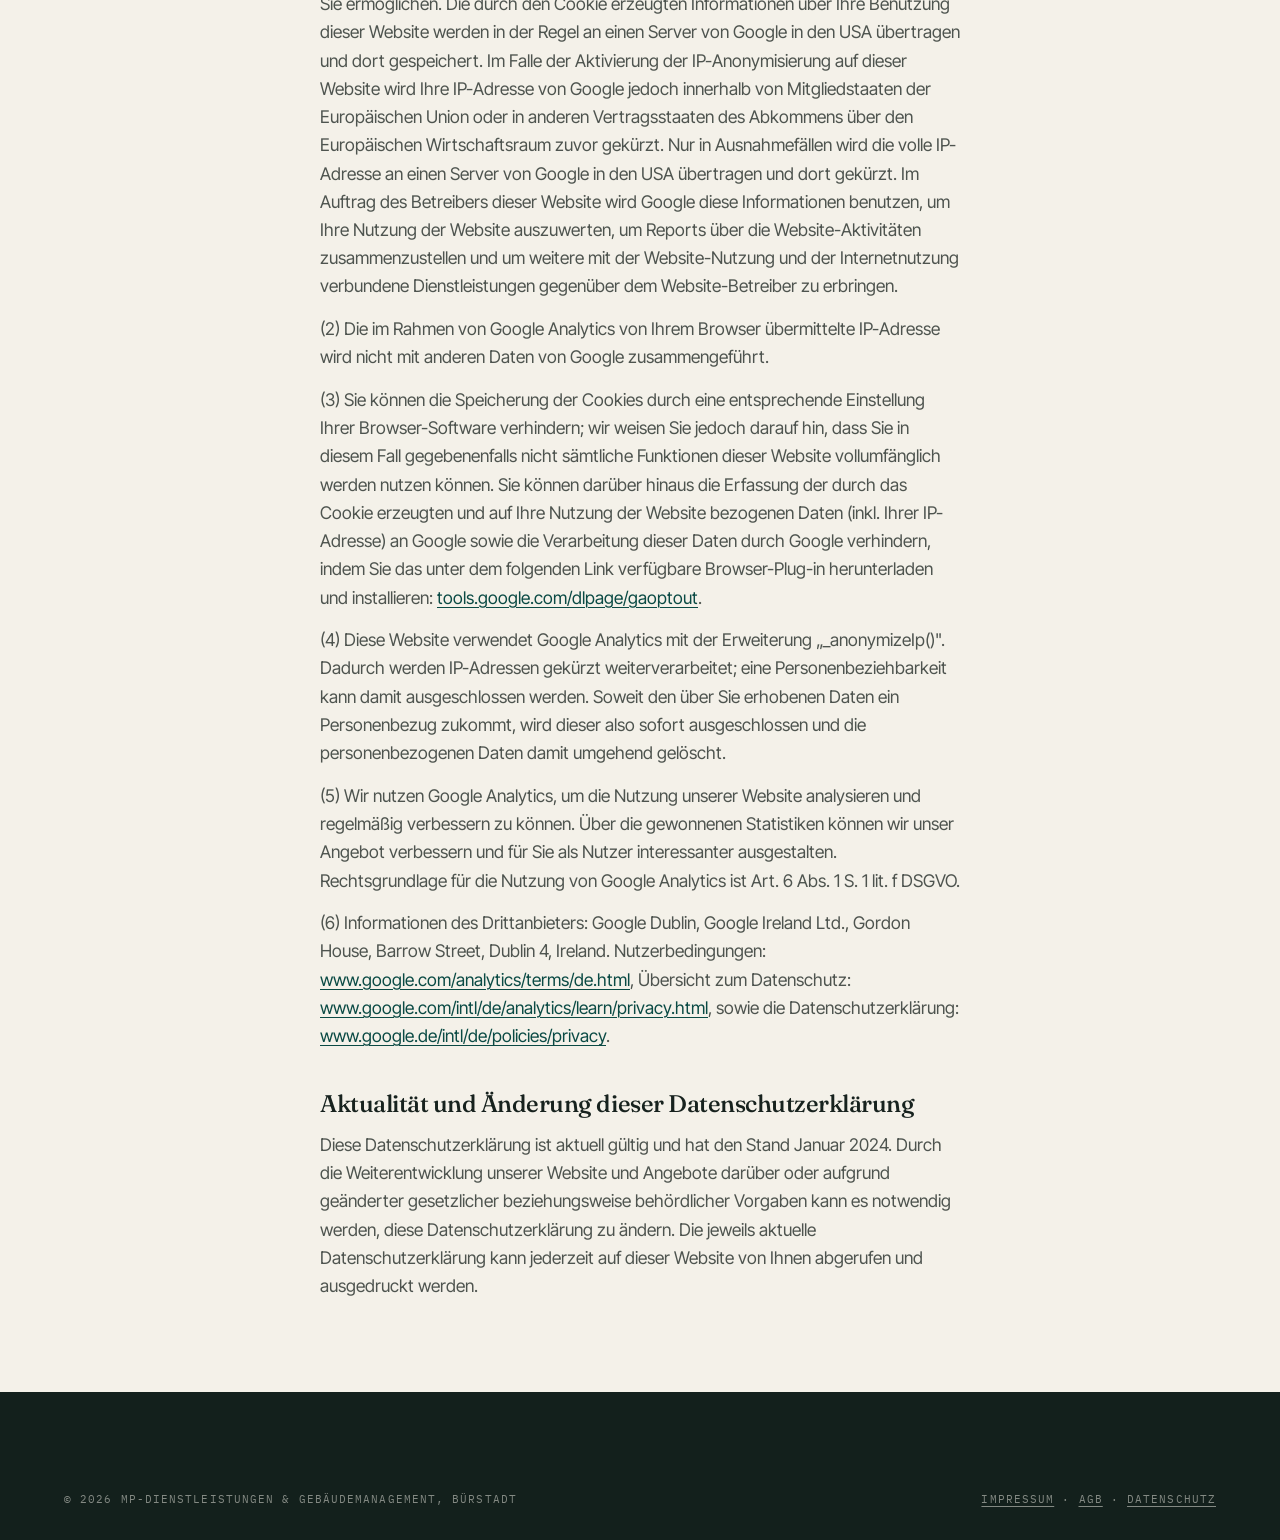
<file: datenschutz.html>
<!DOCTYPE html>
<html lang="de">
<head>
  <meta charset="UTF-8">
  <meta name="viewport" content="width=device-width, initial-scale=1.0">
  <title>Datenschutzerklärung — MP-Dienstleistungen &amp; Gebäudemanagement</title>
  <meta name="robots" content="noindex, follow">
  <link rel="preconnect" href="https://fonts.googleapis.com">
  <link rel="preconnect" href="https://fonts.gstatic.com" crossorigin>
  <link href="https://fonts.googleapis.com/css2?family=Fraunces:ital,opsz,wght@0,9..144,400..600;1,9..144,400..500&family=Inter+Tight:wght@400;500;600&family=IBM+Plex+Mono:wght@400;500&display=swap" rel="stylesheet">
  <link rel="stylesheet" href="css/style.css">
</head>
<body>

<header class="site-header">
  <nav class="nav" aria-label="Hauptnavigation">
    <a class="brand" href="index.html" aria-label="MP-Dienstleistungen — Startseite">
      <svg width="42" height="42" viewBox="0 0 42 42" role="img" aria-hidden="true">
        <circle cx="21" cy="21" r="21" fill="#0e6b62"/>
        <path d="M8 16h19l7-4.5H8z" fill="#f4f1e9"/>
        <path d="M8 23h23l7-4.5H8z" fill="#f4f1e9" opacity=".82"/>
        <path d="M8 30h27l7-4.5H8z" fill="#f4f1e9" opacity=".64"/>
      </svg>
      <span class="brand-name"><b>MP-Dienstleistungen</b><span>&amp; Gebäudemanagement</span></span>
    </a>
    <a class="btn btn--ghost" href="index.html#kontakt">Kontakt</a>
  </nav>
</header>

<main class="legal">
  <a class="back" href="index.html">← Zurück zur Startseite</a>
  <h1>Datenschutzerklärung</h1>
  <p class="updated">Stand: Januar 2024</p>

  <h2>Verantwortlicher</h2>
  <address>
    <strong>MP-Dienstleistungen &amp; Gebäudemanagement</strong><br>
    Inh. Manuel Profeta<br>
    Nibelungenstraße 147<br>
    68642 Bürstadt<br>
    E-Mail: <a href="mailto:info@mp-dienstleistungen.com">info@mp-dienstleistungen.com</a>
  </address>

  <h2>Sicherheit und Schutz Ihrer personenbezogenen Daten</h2>
  <p>Wir betrachten es als unsere vorrangige Aufgabe, die Vertraulichkeit der von Ihnen bereitgestellten personenbezogenen Daten zu wahren und diese vor unbefugten Zugriffen zu schützen. Deshalb wenden wir äußerste Sorgfalt und modernste Sicherheitsstandards an, um einen maximalen Schutz Ihrer personenbezogenen Daten zu gewährleisten.</p>
  <p>Als privatrechtliches Unternehmen unterliegen wir den Bestimmungen der europäischen Datenschutzgrundverordnung (DSGVO) und den Regelungen des Bundesdatenschutzgesetzes (BDSG). Wir haben technische und organisatorische Maßnahmen getroffen, die sicherstellen, dass die Vorschriften über den Datenschutz sowohl von uns als auch von unseren externen Dienstleistern beachtet werden.</p>

  <h2>Begriffsbestimmungen</h2>
  <p>Der Gesetzgeber fordert, dass personenbezogene Daten auf rechtmäßige Weise, nach Treu und Glauben und in einer für die betroffene Person nachvollziehbaren Weise verarbeitet werden („Rechtmäßigkeit, Verarbeitung nach Treu und Glauben, Transparenz"). Um dies zu gewährleisten, informieren wir Sie über die einzelnen gesetzlichen Begriffsbestimmungen, die auch in dieser Datenschutzerklärung verwendet werden:</p>

  <h3>Personenbezogene Daten</h3>
  <p>„Personenbezogene Daten" sind alle Informationen, die sich auf eine identifizierte oder identifizierbare natürliche Person (im Folgenden „betroffene Person") beziehen; als identifizierbar wird eine natürliche Person angesehen, die direkt oder indirekt, insbesondere mittels Zuordnung zu einer Kennung wie einem Namen, zu einer Kennnummer, zu Standortdaten, zu einer Online-Kennung oder zu einem oder mehreren besonderen Merkmalen identifiziert werden kann, die Ausdruck der physischen, physiologischen, genetischen, psychischen, wirtschaftlichen, kulturellen oder sozialen Identität dieser natürlichen Person sind.</p>

  <h3>Verarbeitung</h3>
  <p>„Verarbeitung" ist jeder, mit oder ohne Hilfe automatisierter Verfahren, ausgeführter Vorgang oder jede solche Vorgangsreihe im Zusammenhang mit personenbezogenen Daten wie das Erheben, das Erfassen, die Organisation, das Ordnen, die Speicherung, die Anpassung oder Veränderung, das Auslesen, das Abfragen, die Verwendung, die Offenlegung durch Übermittlung, Verbreitung oder eine andere Form der Bereitstellung, den Abgleich oder die Verknüpfung, die Einschränkung, das Löschen oder die Vernichtung.</p>

  <h3>Einschränkung der Verarbeitung</h3>
  <p>„Einschränkung der Verarbeitung" ist die Markierung gespeicherter personenbezogener Daten mit dem Ziel, ihre künftige Verarbeitung einzuschränken.</p>

  <h3>Profiling</h3>
  <p>„Profiling" ist jede Art der automatisierten Verarbeitung personenbezogener Daten, die darin besteht, dass diese personenbezogenen Daten verwendet werden, um bestimmte persönliche Aspekte, die sich auf eine natürliche Person beziehen, zu bewerten, insbesondere um Aspekte bezüglich Arbeitsleistung, wirtschaftliche Lage, Gesundheit, persönliche Vorlieben, Interessen, Zuverlässigkeit, Verhalten, Aufenthaltsort oder Ortswechsel dieser natürlichen Person zu analysieren oder vorherzusagen.</p>

  <h3>Pseudonymisierung</h3>
  <p>„Pseudonymisierung" ist die Verarbeitung personenbezogener Daten in einer Weise, dass die personenbezogenen Daten ohne Hinzuziehung zusätzlicher Informationen nicht mehr einer spezifischen betroffenen Person zugeordnet werden können, sofern diese zusätzlichen Informationen gesondert aufbewahrt werden und technischen und organisatorischen Maßnahmen unterliegen, die gewährleisten, dass die personenbezogenen Daten nicht einer identifizierten oder identifizierbaren natürlichen Person zugewiesen werden können.</p>

  <h3>Dateisystem</h3>
  <p>„Dateisystem" ist jede strukturierte Sammlung personenbezogener Daten, die nach bestimmten Kriterien zugänglich sind, unabhängig davon, ob diese Sammlung zentral, dezentral oder nach funktionalen oder geografischen Gesichtspunkten geordnet geführt wird.</p>

  <h3>Verantwortlicher</h3>
  <p>„Verantwortlicher" ist eine natürliche oder juristische Person, Behörde, Einrichtung oder andere Stelle, die allein oder gemeinsam mit anderen über die Zwecke und Mittel der Verarbeitung von personenbezogenen Daten entscheidet; sind die Zwecke und Mittel dieser Verarbeitung durch das Unionsrecht oder das Recht der Mitgliedstaaten vorgegeben, so können der Verantwortliche beziehungsweise die bestimmten Kriterien seiner Benennung nach dem Unionsrecht oder dem Recht der Mitgliedstaaten vorgesehen werden.</p>

  <h3>Auftragsverarbeiter</h3>
  <p>„Auftragsverarbeiter" ist eine natürliche oder juristische Person, Behörde, Einrichtung oder andere Stelle, die personenbezogene Daten im Auftrag des Verantwortlichen verarbeitet.</p>

  <h3>Empfänger</h3>
  <p>„Empfänger" ist eine natürliche oder juristische Person, Behörde, Einrichtung oder andere Stelle, denen personenbezogene Daten offengelegt werden, unabhängig davon, ob es sich bei ihr um einen Dritten handelt oder nicht. Behörden, die im Rahmen eines bestimmten Untersuchungsauftrags nach dem Unionsrecht oder dem Recht der Mitgliedstaaten möglicherweise personenbezogene Daten erhalten, gelten jedoch nicht als Empfänger; die Verarbeitung dieser Daten durch die genannten Behörden erfolgt im Einklang mit den geltenden Datenschutzvorschriften gemäß den Zwecken der Verarbeitung.</p>

  <h3>Dritter</h3>
  <p>„Dritter" ist eine natürliche oder juristische Person, Behörde, Einrichtung oder andere Stelle, außer der betroffenen Person, dem Verantwortlichen, dem Auftragsverarbeiter und den Personen, die unter der unmittelbaren Verantwortung des Verantwortlichen oder des Auftragsverarbeiters befugt sind, die personenbezogenen Daten zu verarbeiten.</p>

  <h3>Einwilligung</h3>
  <p>Eine „Einwilligung" der betroffenen Person ist jede freiwillig für den bestimmten Fall, in informierter Weise und unmissverständlich abgegebene Willensbekundung in Form einer Erklärung oder einer sonstigen eindeutigen bestätigenden Handlung, mit der die betroffene Person zu verstehen gibt, dass sie mit der Verarbeitung der sie betreffenden personenbezogenen Daten einverstanden ist.</p>

  <h2>Rechtmäßigkeit der Verarbeitung</h2>
  <p>Die Verarbeitung personenbezogener Daten ist nur rechtmäßig, wenn für die Verarbeitung eine Rechtsgrundlage besteht. Rechtsgrundlage für die Verarbeitung können gemäß Artikel 6 Abs. 1 lit. a–f DSGVO insbesondere sein:</p>
  <ul>
    <li>Die betroffene Person hat ihre Einwilligung zu der Verarbeitung der sie betreffenden personenbezogenen Daten für einen oder mehrere bestimmte Zwecke gegeben;</li>
    <li>die Verarbeitung ist für die Erfüllung eines Vertrags, dessen Vertragspartei die betroffene Person ist, oder zur Durchführung vorvertraglicher Maßnahmen erforderlich, die auf Anfrage der betroffenen Person erfolgen;</li>
    <li>die Verarbeitung ist zur Erfüllung einer rechtlichen Verpflichtung erforderlich, der der Verantwortliche unterliegt;</li>
    <li>die Verarbeitung ist erforderlich, um lebenswichtige Interessen der betroffenen Person oder einer anderen natürlichen Person zu schützen;</li>
    <li>die Verarbeitung ist für die Wahrnehmung einer Aufgabe erforderlich, die im öffentlichen Interesse liegt oder in Ausübung öffentlicher Gewalt erfolgt, die dem Verantwortlichen übertragen wurde;</li>
    <li>die Verarbeitung ist zur Wahrung der berechtigten Interessen des Verantwortlichen oder eines Dritten erforderlich, sofern nicht die Interessen oder Grundrechte und Grundfreiheiten der betroffenen Person, die den Schutz personenbezogener Daten erfordern, überwiegen, insbesondere dann, wenn es sich bei der betroffenen Person um ein Kind handelt.</li>
  </ul>

  <h2>Information über die Erhebung personenbezogener Daten</h2>
  <p>(1) Im Folgenden informieren wir über die Erhebung personenbezogener Daten bei Nutzung unserer Website. Personenbezogene Daten sind z.&nbsp;B. Name, Adresse, E-Mail-Adressen, Nutzerverhalten.</p>
  <p>(2) Bei einer Kontaktaufnahme mit uns per E-Mail oder über ein Kontaktformular werden die von Ihnen mitgeteilten Daten (Ihre E-Mail-Adresse, ggf. Ihr Name und Ihre Telefonnummer) von uns gespeichert, um Ihre Fragen zu beantworten. Die in diesem Zusammenhang anfallenden Daten löschen wir, nachdem die Speicherung nicht mehr erforderlich ist, oder die Verarbeitung wird eingeschränkt, falls gesetzliche Aufbewahrungspflichten bestehen.</p>

  <h3>Erhebung personenbezogener Daten bei Besuch unserer Website</h3>
  <p>Bei der bloß informatorischen Nutzung der Website, also wenn Sie sich nicht registrieren oder uns anderweitig Informationen übermitteln, erheben wir nur die personenbezogenen Daten, die Ihr Browser an unseren Server übermittelt. Wenn Sie unsere Website betrachten möchten, erheben wir die folgenden Daten, die für uns technisch erforderlich sind, um Ihnen unsere Website anzuzeigen und die Stabilität und Sicherheit zu gewährleisten (Rechtsgrundlage ist Art. 6 Abs. 1 S. 1 lit. f DSGVO):</p>
  <p>IP-Adresse, Datum und Uhrzeit der Anfrage, Zeitzonendifferenz zur Greenwich Mean Time (GMT), Inhalt der Anforderung (konkrete Seite), Zugriffsstatus/HTTP-Statuscode, jeweils übertragene Datenmenge, Referrer-URL (Website, von der die Anforderung kommt), Browser, Betriebssystem und dessen Oberfläche, Sprache und Version der Browsersoftware.</p>

  <h2>Einsatz von Cookies</h2>
  <p>(1) Zusätzlich zu den zuvor genannten Daten werden bei der Nutzung unserer Website Cookies auf Ihrem Rechner gespeichert. Bei Cookies handelt es sich um kleine Textdateien, die auf Ihrer Festplatte dem von Ihnen verwendeten Browser zugeordnet gespeichert werden und durch welche der Stelle, die den Cookie setzt, bestimmte Informationen zufließen. Cookies können keine Programme ausführen oder Viren auf Ihren Computer übertragen. Sie dienen dazu, das Internetangebot insgesamt nutzerfreundlicher und effektiver zu machen.</p>
  <p>(2) Diese Website nutzt transiente und persistente Cookies, deren Umfang und Funktionsweise im Folgenden erläutert werden:</p>
  <p>a. Transiente Cookies werden automatisiert gelöscht, wenn Sie den Browser schließen. Dazu zählen insbesondere die Session-Cookies. Diese speichern eine sogenannte Session-ID, mit welcher sich verschiedene Anfragen Ihres Browsers der gemeinsamen Sitzung zuordnen lassen. Dadurch kann Ihr Rechner wiedererkannt werden, wenn Sie auf unsere Website zurückkehren. Die Session-Cookies werden gelöscht, wenn Sie sich ausloggen oder den Browser schließen.</p>
  <p>b. Persistente Cookies werden automatisiert nach einer vorgegebenen Dauer gelöscht, die sich je nach Cookie unterscheiden kann. Sie können die Cookies in den Sicherheitseinstellungen Ihres Browsers jederzeit löschen.</p>
  <p>c. Sie können Ihre Browser-Einstellung entsprechend Ihren Wünschen konfigurieren und z.&nbsp;B. die Annahme von Third-Party-Cookies oder allen Cookies ablehnen. Sogenannte „Third-Party-Cookies" sind Cookies, die durch einen Dritten gesetzt wurden, folglich nicht durch die eigentliche Website, auf der man sich gerade befindet. Wir weisen Sie darauf hin, dass Sie durch die Deaktivierung von Cookies eventuell nicht alle Funktionen dieser Website nutzen können.</p>
  <p>d. Wir setzen Cookies ein, um Sie für Folgebesuche identifizieren zu können, falls Sie über einen Account bei uns verfügen. Andernfalls müssten Sie sich für jeden Besuch erneut einloggen.</p>

  <h2>Weitere Funktionen und Angebote unserer Website</h2>
  <p>(1) Neben der rein informatorischen Nutzung unserer Website bieten wir verschiedene Leistungen an, die Sie bei Interesse nutzen können. Dazu müssen Sie in der Regel weitere personenbezogene Daten angeben, die wir zur Erbringung der jeweiligen Leistung nutzen und für die die zuvor genannten Grundsätze zur Datenverarbeitung gelten.</p>
  <p>(2) Teilweise bedienen wir uns zur Verarbeitung Ihrer Daten externer Dienstleister. Diese wurden von uns sorgfältig ausgewählt und beauftragt, sind an unsere Weisungen gebunden und werden regelmäßig kontrolliert.</p>
  <p>(3) Weiterhin können wir Ihre personenbezogenen Daten an Dritte weitergeben, wenn Aktionsteilnahmen, Gewinnspiele, Vertragsabschlüsse oder ähnliche Leistungen von uns gemeinsam mit Partnern angeboten werden. Nähere Informationen hierzu erhalten Sie bei Angabe Ihrer personenbezogenen Daten oder in der Beschreibung des Angebotes.</p>
  <p>(4) Soweit unsere Dienstleister oder Partner ihren Sitz in einem Staat außerhalb des Europäischen Wirtschaftsraumes (EWR) haben, informieren wir Sie über die Folgen dieses Umstands in der Beschreibung des Angebotes.</p>

  <h2>Rechte der betroffenen Person</h2>

  <h3>Widerruf der Einwilligung</h3>
  <p>Sofern die Verarbeitung der personenbezogenen Daten auf einer erteilten Einwilligung beruht, haben Sie jederzeit das Recht, die Einwilligung zu widerrufen. Durch den Widerruf der Einwilligung wird die Rechtmäßigkeit der aufgrund der Einwilligung bis zum Widerruf erfolgten Verarbeitung nicht berührt. Für die Ausübung des Widerrufsrechts können Sie sich jederzeit an uns wenden.</p>

  <h3>Recht auf Bestätigung</h3>
  <p>Sie haben das Recht, von dem Verantwortlichen eine Bestätigung darüber zu verlangen, ob wir Sie betreffende personenbezogene Daten verarbeiten. Die Bestätigung können Sie jederzeit unter den oben genannten Kontaktdaten verlangen.</p>

  <h3>Auskunftsrecht</h3>
  <p>Sofern personenbezogene Daten verarbeitet werden, können Sie jederzeit Auskunft über diese personenbezogenen Daten und über folgende Informationen verlangen:</p>
  <ul>
    <li>die Verarbeitungszwecke;</li>
    <li>die Kategorien personenbezogener Daten, die verarbeitet werden;</li>
    <li>die Empfänger oder Kategorien von Empfängern, gegenüber denen die personenbezogenen Daten offengelegt worden sind oder noch offengelegt werden, insbesondere bei Empfängern in Drittländern oder bei internationalen Organisationen;</li>
    <li>falls möglich, die geplante Dauer, für die die personenbezogenen Daten gespeichert werden, oder, falls dies nicht möglich ist, die Kriterien für die Festlegung dieser Dauer;</li>
    <li>das Bestehen eines Rechts auf Berichtigung oder Löschung der Sie betreffenden personenbezogenen Daten oder auf Einschränkung der Verarbeitung durch den Verantwortlichen oder eines Widerspruchsrechts gegen diese Verarbeitung;</li>
    <li>das Bestehen eines Beschwerderechts bei einer Aufsichtsbehörde;</li>
    <li>wenn die personenbezogenen Daten nicht bei der betroffenen Person erhoben werden, alle verfügbaren Informationen über die Herkunft der Daten;</li>
    <li>das Bestehen einer automatisierten Entscheidungsfindung einschließlich Profiling gemäß Artikel 22 Absätze 1 und 4 DSGVO und — zumindest in diesen Fällen — aussagekräftige Informationen über die involvierte Logik sowie die Tragweite und die angestrebten Auswirkungen einer derartigen Verarbeitung für die betroffene Person.</li>
  </ul>

  <h3>Recht auf Berichtigung</h3>
  <p>Sie haben das Recht, von uns unverzüglich die Berichtigung Sie betreffender unrichtiger personenbezogener Daten zu verlangen. Unter Berücksichtigung der Zwecke der Verarbeitung haben Sie das Recht, die Vervollständigung unvollständiger personenbezogener Daten — auch mittels einer ergänzenden Erklärung — zu verlangen.</p>

  <h3>Recht auf Löschung („Recht auf Vergessenwerden")</h3>
  <p>Sie haben das Recht, von dem Verantwortlichen zu verlangen, dass Sie betreffende personenbezogene Daten unverzüglich gelöscht werden, und wir sind verpflichtet, personenbezogene Daten unverzüglich zu löschen, sofern einer der folgenden Gründe zutrifft:</p>
  <ul>
    <li>Die personenbezogenen Daten sind für die Zwecke, für die sie erhoben oder auf sonstige Weise verarbeitet wurden, nicht mehr notwendig.</li>
    <li>Die betroffene Person widerruft ihre Einwilligung, auf die sich die Verarbeitung gemäß Artikel 6 Absatz 1 Buchstabe a oder Artikel 9 Absatz 2 Buchstabe a DSGVO stützte, und es fehlt an einer anderweitigen Rechtsgrundlage für die Verarbeitung.</li>
    <li>Die betroffene Person legt gemäß Artikel 21 Absatz 1 DSGVO Widerspruch gegen die Verarbeitung ein und es liegen keine vorrangigen berechtigten Gründe für die Verarbeitung vor, oder die betroffene Person legt gemäß Artikel 21 Absatz 2 DSGVO Widerspruch gegen die Verarbeitung ein.</li>
    <li>Die personenbezogenen Daten wurden unrechtmäßig verarbeitet.</li>
    <li>Die Löschung der personenbezogenen Daten ist zur Erfüllung einer rechtlichen Verpflichtung nach dem Unionsrecht oder dem Recht der Mitgliedstaaten erforderlich, dem der Verantwortliche unterliegt.</li>
    <li>Die personenbezogenen Daten wurden in Bezug auf angebotene Dienste der Informationsgesellschaft gemäß Artikel 8 Absatz 1 DSGVO erhoben.</li>
  </ul>
  <p>Das Recht auf Löschung besteht nicht, soweit die Verarbeitung erforderlich ist:</p>
  <ul>
    <li>zur Ausübung des Rechts auf freie Meinungsäußerung und Information;</li>
    <li>zur Erfüllung einer rechtlichen Verpflichtung, die die Verarbeitung nach dem Recht der Union oder der Mitgliedstaaten, dem der Verantwortliche unterliegt, erfordert, oder zur Wahrnehmung einer Aufgabe, die im öffentlichen Interesse liegt oder in Ausübung öffentlicher Gewalt erfolgt, die dem Verantwortlichen übertragen wurde;</li>
    <li>aus Gründen des öffentlichen Interesses im Bereich der öffentlichen Gesundheit gemäß Artikel 9 Absatz 2 Buchstaben h und i sowie Artikel 9 Absatz 3 DSGVO;</li>
    <li>für im öffentlichen Interesse liegende Archivzwecke, wissenschaftliche oder historische Forschungszwecke oder für statistische Zwecke gemäß Artikel 89 Absatz 1 DSGVO, soweit das genannte Recht voraussichtlich die Verwirklichung der Ziele dieser Verarbeitung unmöglich macht oder ernsthaft beeinträchtigt, oder</li>
    <li>zur Geltendmachung, Ausübung oder Verteidigung von Rechtsansprüchen.</li>
  </ul>

  <h3>Recht auf Einschränkung der Verarbeitung</h3>
  <p>Sie haben das Recht, von uns die Einschränkung der Verarbeitung Ihrer personenbezogenen Daten zu verlangen, wenn eine der folgenden Voraussetzungen gegeben ist:</p>
  <ul>
    <li>die Richtigkeit der personenbezogenen Daten von der betroffenen Person bestritten wird, und zwar für eine Dauer, die es dem Verantwortlichen ermöglicht, die Richtigkeit der personenbezogenen Daten zu überprüfen,</li>
    <li>die Verarbeitung unrechtmäßig ist und die betroffene Person die Löschung der personenbezogenen Daten ablehnt und stattdessen die Einschränkung der Nutzung der personenbezogenen Daten verlangt;</li>
    <li>der Verantwortliche die personenbezogenen Daten für die Zwecke der Verarbeitung nicht länger benötigt, die betroffene Person sie jedoch zur Geltendmachung, Ausübung oder Verteidigung von Rechtsansprüchen benötigt, oder</li>
    <li>die betroffene Person Widerspruch gegen die Verarbeitung gemäß Artikel 21 Absatz 1 DSGVO eingelegt hat, solange noch nicht feststeht, ob die berechtigten Gründe des Verantwortlichen gegenüber denen der betroffenen Person überwiegen.</li>
  </ul>

  <h3>Recht auf Datenübertragbarkeit</h3>
  <p>Sie haben das Recht, die Sie betreffenden personenbezogenen Daten, die Sie uns bereitgestellt haben, in einem strukturierten, gängigen und maschinenlesbaren Format zu erhalten, und Sie haben das Recht, diese Daten einem anderen Verantwortlichen ohne Behinderung durch den Verantwortlichen, dem die personenbezogenen Daten bereitgestellt wurden, zu übermitteln, sofern die Verarbeitung auf einer Einwilligung gemäß Artikel 6 Absatz 1 Buchstabe a oder Artikel 9 Absatz 2 Buchstabe a oder auf einem Vertrag gemäß Artikel 6 Absatz 1 Buchstabe b DSGVO beruht und die Verarbeitung mithilfe automatisierter Verfahren erfolgt.</p>

  <h3>Widerspruchsrecht</h3>
  <p>Sie haben das Recht, aus Gründen, die sich aus Ihrer besonderen Situation ergeben, jederzeit gegen die Verarbeitung Sie betreffender personenbezogener Daten, die aufgrund von Artikel 6 Absatz 1 Buchstaben e oder f DSGVO erfolgt, Widerspruch einzulegen; dies gilt auch für ein auf diese Bestimmungen gestütztes Profiling. Der Verantwortliche verarbeitet die personenbezogenen Daten nicht mehr, es sei denn, er kann zwingende schutzwürdige Gründe für die Verarbeitung nachweisen, die die Interessen, Rechte und Freiheiten der betroffenen Person überwiegen, oder die Verarbeitung dient der Geltendmachung, Ausübung oder Verteidigung von Rechtsansprüchen.</p>
  <p>Werden personenbezogene Daten verarbeitet, um Direktwerbung zu betreiben, so haben Sie das Recht, jederzeit Widerspruch gegen die Verarbeitung Sie betreffender personenbezogener Daten zum Zwecke derartiger Werbung einzulegen; dies gilt auch für das Profiling, soweit es mit solcher Direktwerbung in Verbindung steht. Widersprechen Sie der Verarbeitung für Zwecke der Direktwerbung, so werden die personenbezogenen Daten nicht mehr für diese Zwecke verarbeitet.</p>
  <p>Das Widerspruchsrecht können Sie jederzeit ausüben, indem Sie sich an den jeweiligen Verantwortlichen wenden.</p>

  <h3>Automatisierte Entscheidungen im Einzelfall einschließlich Profiling</h3>
  <p>Sie haben das Recht, nicht einer ausschließlich auf einer automatisierten Verarbeitung — einschließlich Profiling — beruhenden Entscheidung unterworfen zu werden, die Ihnen gegenüber rechtliche Wirkung entfaltet oder Sie in ähnlicher Weise erheblich beeinträchtigt. Dies gilt nicht, wenn die Entscheidung für den Abschluss oder die Erfüllung eines Vertrags zwischen der betroffenen Person und dem Verantwortlichen erforderlich ist, aufgrund von Rechtsvorschriften der Union oder der Mitgliedstaaten, denen der Verantwortliche unterliegt, zulässig ist und diese Rechtsvorschriften angemessene Maßnahmen zur Wahrung der Rechte und Freiheiten sowie der berechtigten Interessen der betroffenen Person enthalten, oder mit ausdrücklicher Einwilligung der betroffenen Person erfolgt.</p>

  <h3>Recht auf Beschwerde bei einer Aufsichtsbehörde</h3>
  <p>Sie haben zudem, unbeschadet eines anderweitigen verwaltungsrechtlichen oder gerichtlichen Rechtsbehelfs, das Recht auf Beschwerde bei einer Aufsichtsbehörde, insbesondere in dem Mitgliedstaat Ihres Aufenthaltsorts, Ihres Arbeitsplatzes oder des Orts des mutmaßlichen Verstoßes, wenn Sie der Ansicht sind, dass die Verarbeitung der Sie betreffenden personenbezogenen Daten gegen die DSGVO verstößt.</p>

  <h3>Recht auf wirksamen gerichtlichen Rechtsbehelf</h3>
  <p>Sie haben unbeschadet eines verfügbaren verwaltungsrechtlichen oder außergerichtlichen Rechtsbehelfs einschließlich des Rechts auf Beschwerde bei einer Aufsichtsbehörde gemäß Artikel 77 DSGVO das Recht auf einen wirksamen gerichtlichen Rechtsbehelf, wenn Sie der Ansicht sind, dass die Ihnen aufgrund der DSGVO zustehenden Rechte infolge einer nicht im Einklang mit der DSGVO stehenden Verarbeitung Ihrer personenbezogenen Daten verletzt wurden.</p>

  <h2>Einsatz von Google Analytics</h2>
  <p>(1) Diese Website benutzt Google Analytics, einen Webanalysedienst der Google Inc. („Google"). Google Analytics verwendet sog. „Cookies", Textdateien, die auf Ihrem Computer gespeichert werden und die eine Analyse der Benutzung der Website durch Sie ermöglichen. Die durch den Cookie erzeugten Informationen über Ihre Benutzung dieser Website werden in der Regel an einen Server von Google in den USA übertragen und dort gespeichert. Im Falle der Aktivierung der IP-Anonymisierung auf dieser Website wird Ihre IP-Adresse von Google jedoch innerhalb von Mitgliedstaaten der Europäischen Union oder in anderen Vertragsstaaten des Abkommens über den Europäischen Wirtschaftsraum zuvor gekürzt. Nur in Ausnahmefällen wird die volle IP-Adresse an einen Server von Google in den USA übertragen und dort gekürzt. Im Auftrag des Betreibers dieser Website wird Google diese Informationen benutzen, um Ihre Nutzung der Website auszuwerten, um Reports über die Website-Aktivitäten zusammenzustellen und um weitere mit der Website-Nutzung und der Internetnutzung verbundene Dienstleistungen gegenüber dem Website-Betreiber zu erbringen.</p>
  <p>(2) Die im Rahmen von Google Analytics von Ihrem Browser übermittelte IP-Adresse wird nicht mit anderen Daten von Google zusammengeführt.</p>
  <p>(3) Sie können die Speicherung der Cookies durch eine entsprechende Einstellung Ihrer Browser-Software verhindern; wir weisen Sie jedoch darauf hin, dass Sie in diesem Fall gegebenenfalls nicht sämtliche Funktionen dieser Website vollumfänglich werden nutzen können. Sie können darüber hinaus die Erfassung der durch das Cookie erzeugten und auf Ihre Nutzung der Website bezogenen Daten (inkl. Ihrer IP-Adresse) an Google sowie die Verarbeitung dieser Daten durch Google verhindern, indem Sie das unter dem folgenden Link verfügbare Browser-Plug-in herunterladen und installieren: <a href="https://tools.google.com/dlpage/gaoptout?hl=de" target="_blank" rel="noopener">tools.google.com/dlpage/gaoptout</a>.</p>
  <p>(4) Diese Website verwendet Google Analytics mit der Erweiterung „_anonymizeIp()". Dadurch werden IP-Adressen gekürzt weiterverarbeitet; eine Personenbeziehbarkeit kann damit ausgeschlossen werden. Soweit den über Sie erhobenen Daten ein Personenbezug zukommt, wird dieser also sofort ausgeschlossen und die personenbezogenen Daten damit umgehend gelöscht.</p>
  <p>(5) Wir nutzen Google Analytics, um die Nutzung unserer Website analysieren und regelmäßig verbessern zu können. Über die gewonnenen Statistiken können wir unser Angebot verbessern und für Sie als Nutzer interessanter ausgestalten. Rechtsgrundlage für die Nutzung von Google Analytics ist Art. 6 Abs. 1 S. 1 lit. f DSGVO.</p>
  <p>(6) Informationen des Drittanbieters: Google Dublin, Google Ireland Ltd., Gordon House, Barrow Street, Dublin 4, Ireland. Nutzerbedingungen: <a href="https://www.google.com/analytics/terms/de.html" target="_blank" rel="noopener">www.google.com/analytics/terms/de.html</a>, Übersicht zum Datenschutz: <a href="https://www.google.com/intl/de/analytics/learn/privacy.html" target="_blank" rel="noopener">www.google.com/intl/de/analytics/learn/privacy.html</a>, sowie die Datenschutzerklärung: <a href="https://www.google.de/intl/de/policies/privacy" target="_blank" rel="noopener">www.google.de/intl/de/policies/privacy</a>.</p>

  <h2>Aktualität und Änderung dieser Datenschutzerklärung</h2>
  <p>Diese Datenschutzerklärung ist aktuell gültig und hat den Stand Januar 2024. Durch die Weiterentwicklung unserer Website und Angebote darüber oder aufgrund geänderter gesetzlicher beziehungsweise behördlicher Vorgaben kann es notwendig werden, diese Datenschutzerklärung zu ändern. Die jeweils aktuelle Datenschutzerklärung kann jederzeit auf dieser Website von Ihnen abgerufen und ausgedruckt werden.</p>
</main>

<footer class="site-footer">
  <div class="footer-bottom">
    <span>© 2026 MP-Dienstleistungen &amp; Gebäudemanagement, Bürstadt</span>
    <span><a href="impressum.html" style="color:inherit">Impressum</a> · <a href="agb.html" style="color:inherit">AGB</a> · <a href="datenschutz.html" style="color:inherit">Datenschutz</a></span>
  </div>
</footer>

</body>
</html>
</file>
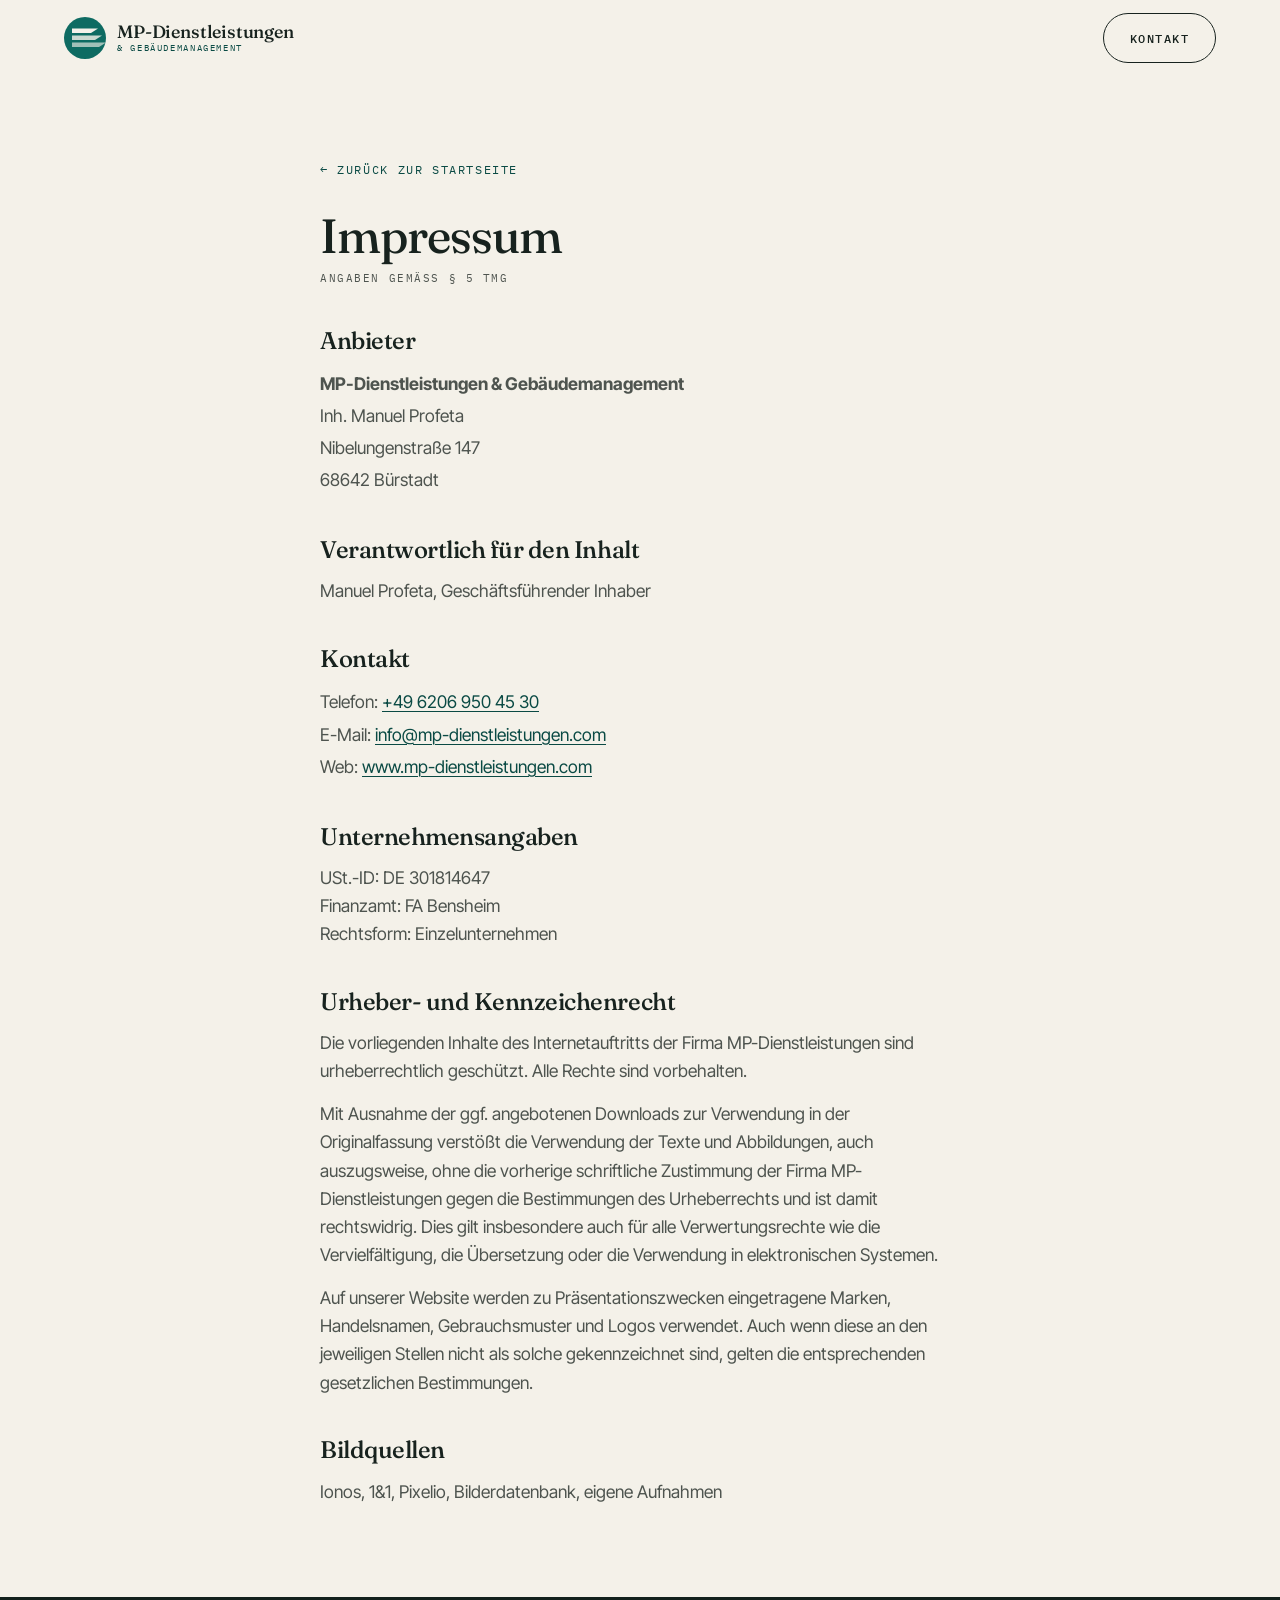
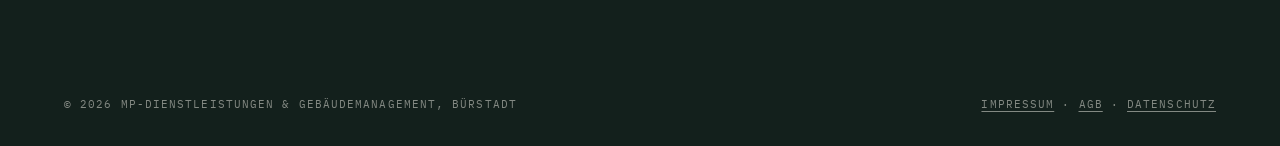
<file: impressum.html>
<!DOCTYPE html>
<html lang="de">
<head>
  <meta charset="UTF-8">
  <meta name="viewport" content="width=device-width, initial-scale=1.0">
  <title>Impressum — MP-Dienstleistungen &amp; Gebäudemanagement</title>
  <meta name="robots" content="noindex, follow">
  <link rel="preconnect" href="https://fonts.googleapis.com">
  <link rel="preconnect" href="https://fonts.gstatic.com" crossorigin>
  <link href="https://fonts.googleapis.com/css2?family=Fraunces:ital,opsz,wght@0,9..144,400..600;1,9..144,400..500&family=Inter+Tight:wght@400;500;600&family=IBM+Plex+Mono:wght@400;500&display=swap" rel="stylesheet">
  <link rel="stylesheet" href="css/style.css">
</head>
<body>

<header class="site-header">
  <nav class="nav" aria-label="Hauptnavigation">
    <a class="brand" href="index.html" aria-label="MP-Dienstleistungen — Startseite">
      <svg width="42" height="42" viewBox="0 0 42 42" role="img" aria-hidden="true">
        <circle cx="21" cy="21" r="21" fill="#0e6b62"/>
        <path d="M8 16h19l7-4.5H8z" fill="#f4f1e9"/>
        <path d="M8 23h23l7-4.5H8z" fill="#f4f1e9" opacity=".82"/>
        <path d="M8 30h27l7-4.5H8z" fill="#f4f1e9" opacity=".64"/>
      </svg>
      <span class="brand-name"><b>MP-Dienstleistungen</b><span>&amp; Gebäudemanagement</span></span>
    </a>
    <a class="btn btn--ghost" href="index.html#kontakt">Kontakt</a>
  </nav>
</header>

<main class="legal">
  <a class="back" href="index.html">← Zurück zur Startseite</a>
  <h1>Impressum</h1>
  <p class="updated">Angaben gemäß § 5 TMG</p>

  <h2>Anbieter</h2>
  <address>
    <strong>MP-Dienstleistungen &amp; Gebäudemanagement</strong><br>
    Inh. Manuel Profeta<br>
    Nibelungenstraße 147<br>
    68642 Bürstadt
  </address>

  <h2>Verantwortlich für den Inhalt</h2>
  <p>Manuel Profeta, Geschäftsführender Inhaber</p>

  <h2>Kontakt</h2>
  <address>
    Telefon: <a href="tel:+4962069504530">+49 6206 950 45 30</a><br>
    E-Mail: <a href="mailto:info@mp-dienstleistungen.com">info@mp-dienstleistungen.com</a><br>
    Web: <a href="https://www.mp-dienstleistungen.com">www.mp-dienstleistungen.com</a>
  </address>

  <h2>Unternehmensangaben</h2>
  <p>
    USt.-ID: DE 301814647<br>
    Finanzamt: FA Bensheim<br>
    Rechtsform: Einzelunternehmen
  </p>

  <h2>Urheber- und Kennzeichenrecht</h2>
  <p>Die vorliegenden Inhalte des Internetauftritts der Firma MP-Dienstleistungen sind urheberrechtlich geschützt. Alle Rechte sind vorbehalten.</p>
  <p>Mit Ausnahme der ggf. angebotenen Downloads zur Verwendung in der Originalfassung verstößt die Verwendung der Texte und Abbildungen, auch auszugsweise, ohne die vorherige schriftliche Zustimmung der Firma MP-Dienstleistungen gegen die Bestimmungen des Urheberrechts und ist damit rechtswidrig. Dies gilt insbesondere auch für alle Verwertungsrechte wie die Vervielfältigung, die Übersetzung oder die Verwendung in elektronischen Systemen.</p>
  <p>Auf unserer Website werden zu Präsentationszwecken eingetragene Marken, Handelsnamen, Gebrauchsmuster und Logos verwendet. Auch wenn diese an den jeweiligen Stellen nicht als solche gekennzeichnet sind, gelten die entsprechenden gesetzlichen Bestimmungen.</p>

  <h2>Bildquellen</h2>
  <p>Ionos, 1&amp;1, Pixelio, Bilderdatenbank, eigene Aufnahmen</p>
</main>

<footer class="site-footer">
  <div class="footer-bottom">
    <span>© 2026 MP-Dienstleistungen &amp; Gebäudemanagement, Bürstadt</span>
    <span><a href="impressum.html" style="color:inherit">Impressum</a> · <a href="agb.html" style="color:inherit">AGB</a> · <a href="datenschutz.html" style="color:inherit">Datenschutz</a></span>
  </div>
</footer>

</body>
</html>
</file>
<file: css/style.css>
/* ==========================================================================
   MP-Dienstleistungen & Gebäudemanagement
   Editorial build — warm paper, ink, one disciplined petrol accent.
   Display: Fraunces · Body: Inter Tight · Labels: IBM Plex Mono
   ========================================================================== */

:root {
  --paper:       #f4f1e9;
  --paper-2:     #ece6d9;
  --paper-3:     #e4dccb;
  --ink:         #17221e;
  --ink-2:       #4e544f;
  --line:        #d7cfbe;
  --line-soft:   #e2dccd;

  --petrol:      #0e6b62;
  --petrol-deep: #0a4a44;
  --petrol-tint: #d9e7e2;
  --petrol-glow: rgba(14, 107, 98, 0.16);

  --dark:        #13201c;
  --dark-2:      #1b2a25;
  --on-dark:     #f4f1e9;
  --on-dark-2:   rgba(244, 241, 233, 0.66);
  --on-dark-line:rgba(244, 241, 233, 0.16);
  --moss:        #6fae9f;

  --serif: "Fraunces", Georgia, "Times New Roman", serif;
  --sans:  "Inter Tight", -apple-system, "Segoe UI", sans-serif;
  --mono:  "IBM Plex Mono", ui-monospace, "Courier New", monospace;

  --edge: clamp(1.25rem, 5vw, 6rem);
  --nav-h: 4.75rem;
  --maxw: 82rem;

  --ease: cubic-bezier(0.22, 1, 0.36, 1);
}

*, *::before, *::after { box-sizing: border-box; margin: 0; padding: 0; }

html {
  -webkit-text-size-adjust: 100%;
  scroll-behavior: smooth;
}

body {
  font-family: var(--sans);
  font-size: clamp(1rem, 0.97rem + 0.15vw, 1.125rem);
  line-height: 1.62;
  color: var(--ink);
  background: var(--paper);
  -webkit-font-smoothing: antialiased;
  -moz-osx-font-smoothing: grayscale;
  overflow-x: hidden;
}

img { max-width: 100%; display: block; }
a { color: inherit; text-decoration-thickness: 1px; text-underline-offset: 3px; }
::selection { background: var(--petrol); color: #fff; }

:focus-visible {
  outline: 2px solid var(--petrol);
  outline-offset: 3px;
  border-radius: 2px;
}

.wrap { max-width: var(--maxw); margin-inline: auto; }
.visually-hidden {
  position: absolute; width: 1px; height: 1px;
  clip-path: inset(50%); overflow: hidden; white-space: nowrap;
}
[hidden] { display: none !important; }

/* ---------- type ---------- */

h1, h2, h3, h4 {
  font-family: var(--serif);
  font-weight: 460;
  font-optical-sizing: auto;
  line-height: 1.03;
  letter-spacing: -0.02em;
  color: var(--ink);
  text-wrap: balance;
}

.display   { font-size: clamp(2.9rem, 1.6rem + 6vw, 6rem); line-height: 0.98; }
.h2        { font-size: clamp(2.1rem, 1.3rem + 3.4vw, 3.9rem); }
.h3        { font-size: clamp(1.35rem, 1.1rem + 1vw, 1.9rem); line-height: 1.12; }

.serif-italic { font-style: italic; font-weight: 420; }
.text-petrol  { color: var(--petrol-deep); }

.eyebrow {
  display: inline-flex;
  align-items: center;
  gap: 0.6rem;
  font-family: var(--mono);
  font-size: 0.72rem;
  font-weight: 500;
  letter-spacing: 0.2em;
  text-transform: uppercase;
  color: var(--petrol-deep);
}
.eyebrow::before {
  content: "";
  width: 1.6rem; height: 1px;
  background: var(--petrol);
}

.lead {
  font-size: clamp(1.1rem, 1.02rem + 0.5vw, 1.4rem);
  line-height: 1.5;
  color: var(--ink-2);
  max-width: 40ch;
}

.kicker {
  font-family: var(--mono);
  font-size: 0.72rem;
  letter-spacing: 0.16em;
  text-transform: uppercase;
  color: var(--ink-2);
}

/* ---------- buttons ---------- */

.btn {
  --bg: var(--petrol);
  --fg: #fff;
  display: inline-flex;
  align-items: center;
  gap: 0.65rem;
  min-height: 50px;
  padding: 0.8rem 1.6rem;
  font-family: var(--mono);
  font-size: 0.78rem;
  font-weight: 500;
  letter-spacing: 0.12em;
  text-transform: uppercase;
  text-decoration: none;
  color: var(--fg);
  background: var(--bg);
  border: 1px solid var(--bg);
  border-radius: 999px;
  cursor: pointer;
  transition: transform 0.35s var(--ease), background 0.25s ease, color 0.25s ease, border-color 0.25s ease, box-shadow 0.35s var(--ease);
}
.btn:hover { transform: translateY(-2px); box-shadow: 0 14px 30px -18px var(--petrol-glow); }
.btn:active { transform: translateY(0); }
.btn .arrow { transition: transform 0.35s var(--ease); }
.btn:hover .arrow { transform: translateX(4px); }

.btn--ghost {
  --bg: transparent;
  --fg: var(--ink);
  border-color: var(--ink);
}
.btn--ghost:hover { background: var(--ink); color: var(--paper); }

.btn--ondark { --bg: transparent; --fg: var(--on-dark); border-color: rgba(244,241,233,0.4); }
.btn--ondark:hover { background: var(--on-dark); color: var(--dark); }

/* ---------- header ---------- */

.site-header {
  position: sticky;
  top: 0;
  z-index: 80;
  background: color-mix(in srgb, var(--paper) 88%, transparent);
  backdrop-filter: blur(8px);
  -webkit-backdrop-filter: blur(8px);
  border-bottom: 1px solid transparent;
  transition: border-color 0.3s ease, background 0.3s ease;
}
.site-header.is-scrolled {
  border-bottom-color: var(--line);
  background: color-mix(in srgb, var(--paper) 94%, transparent);
}

.nav {
  display: flex;
  align-items: center;
  justify-content: space-between;
  gap: 1.5rem;
  height: var(--nav-h);
  padding-inline: var(--edge);
  max-width: calc(var(--maxw) + 2 * var(--edge));
  margin-inline: auto;
}

.brand { display: inline-flex; align-items: center; gap: 0.7rem; text-decoration: none; color: var(--ink); }
.brand svg { display: block; flex-shrink: 0; }
.brand-name { line-height: 1.05; }
.brand-name b { font-family: var(--serif); font-weight: 500; font-size: 1.12rem; letter-spacing: -0.01em; }
.brand-name span {
  display: block;
  font-family: var(--mono);
  font-size: 0.56rem;
  letter-spacing: 0.18em;
  text-transform: uppercase;
  color: var(--petrol-deep);
  margin-top: 1px;
}

.nav-links { display: none; list-style: none; gap: 2.1rem; align-items: center; }
.nav-links a {
  font-family: var(--mono);
  font-size: 0.76rem;
  letter-spacing: 0.1em;
  text-transform: uppercase;
  text-decoration: none;
  color: var(--ink);
  padding: 0.4rem 0;
  position: relative;
}
.nav-links a::after {
  content: "";
  position: absolute; left: 0; bottom: -2px;
  width: 0; height: 1px; background: var(--petrol);
  transition: width 0.3s var(--ease);
}
.nav-links a:hover::after { width: 100%; }

.nav-right { display: flex; align-items: center; gap: 0.75rem; }
.nav-phone { display: none; }

.nav-toggle {
  display: inline-flex;
  flex-direction: column;
  justify-content: center;
  gap: 5px;
  width: 48px; height: 48px;
  padding: 12px;
  background: none;
  border: 1px solid var(--line);
  border-radius: 999px;
  cursor: pointer;
}
.nav-toggle span { height: 1.5px; background: var(--ink); transition: transform 0.3s var(--ease), opacity 0.2s ease; }
.nav-toggle[aria-expanded="true"] span:nth-child(1) { transform: translateY(6.5px) rotate(45deg); }
.nav-toggle[aria-expanded="true"] span:nth-child(2) { opacity: 0; }
.nav-toggle[aria-expanded="true"] span:nth-child(3) { transform: translateY(-6.5px) rotate(-45deg); }

.mobile-menu { display: none; border-bottom: 1px solid var(--line); background: var(--paper); }
.mobile-menu.is-open { display: block; }
.mobile-menu ul { list-style: none; padding: 0.5rem var(--edge) 2rem; }
.mobile-menu a {
  display: flex; align-items: baseline; gap: 0.9rem;
  padding: 0.9rem 0;
  font-family: var(--serif);
  font-size: 1.6rem;
  text-decoration: none;
  border-bottom: 1px solid var(--line-soft);
}
.mobile-menu a i { font-family: var(--mono); font-size: 0.7rem; font-style: normal; color: var(--petrol); }
.mobile-menu .btn { margin-top: 1.4rem; width: 100%; justify-content: center; }

@media (min-width: 60rem) {
  .nav-links { display: flex; }
  .nav-phone { display: inline-flex; }
  .nav-toggle { display: none; }
  .mobile-menu { display: none !important; }
}

/* ---------- image frame (unified grading + crop) ---------- */

.frame {
  position: relative;
  overflow: hidden;
  background: var(--paper-3);
  isolation: isolate;
}
.frame img {
  width: 100%; height: 100%;
  object-fit: cover;
  filter: saturate(0.9) contrast(1.05) brightness(1.01);
  transition: transform 1.3s var(--ease);
}
.frame::after {
  content: "";
  position: absolute; inset: 0;
  box-shadow: inset 0 0 0 1px rgba(23, 34, 30, 0.12);
  pointer-events: none;
  z-index: 2;
}
.frame:hover img { transform: scale(1.045); }

.frame-tag {
  position: absolute;
  left: 0.9rem; bottom: 0.9rem;
  z-index: 3;
  display: inline-flex;
  align-items: center;
  gap: 0.5rem;
  padding: 0.4rem 0.8rem;
  background: var(--paper);
  font-family: var(--mono);
  font-size: 0.64rem;
  letter-spacing: 0.14em;
  text-transform: uppercase;
  color: var(--ink);
}
.frame-tag::before { content: ""; width: 6px; height: 6px; border-radius: 999px; background: var(--petrol); }

/* ---------- section scaffolding ---------- */

.section { padding-block: clamp(4.5rem, 3rem + 7vw, 9rem); }
.section-inner { padding-inline: var(--edge); max-width: calc(var(--maxw) + 2 * var(--edge)); margin-inline: auto; }
.rule { border: 0; border-top: 1px solid var(--line); }

.section-head { display: grid; gap: 1.25rem; max-width: 46rem; margin-bottom: clamp(2.5rem, 5vw, 4rem); }
.section-head--wide { max-width: none; }

/* ==========================================================================
   HERO
   ========================================================================== */

.hero { padding-top: clamp(2rem, 4vw, 3.5rem); }
.hero-inner {
  padding-inline: var(--edge);
  max-width: calc(var(--maxw) + 2 * var(--edge));
  margin-inline: auto;
  display: grid;
  gap: clamp(2rem, 4vw, 3.5rem);
}

.hero-eyebrow-row {
  display: flex; flex-wrap: wrap; gap: 0.8rem 1.6rem;
  align-items: center; justify-content: space-between;
  padding-bottom: 1.4rem;
  border-bottom: 1px solid var(--line);
}
.hero-eyebrow-row .loc {
  font-family: var(--mono); font-size: 0.72rem; letter-spacing: 0.16em;
  text-transform: uppercase; color: var(--ink-2);
}

.hero-grid { display: grid; gap: clamp(2rem, 4vw, 3.5rem); align-items: end; }
.hero-copy { display: grid; gap: 1.8rem; align-content: start; }
.hero-copy .display { max-width: 14ch; }
.hero-copy .lead { max-width: 42ch; }
.hero-actions { display: flex; flex-wrap: wrap; gap: 0.8rem; align-items: center; margin-top: 0.3rem; }
.hero-note { font-family: var(--mono); font-size: 0.72rem; letter-spacing: 0.06em; color: var(--ink-2); }
.hero-rating { color: var(--petrol-deep); font-weight: 500; }

.hero-figure { position: relative; }
.hero-figure .frame { aspect-ratio: 4 / 5; }
.hero-figure .frame img { object-position: 50% 30%; }

@media (min-width: 56rem) {
  .hero-grid { grid-template-columns: 1.12fr 0.88fr; }
  .hero-copy .display { max-width: 12ch; }
}

/* ---------- trust band ---------- */

.trust {
  border-block: 1px solid var(--line);
  background: var(--paper-2);
}
.trust-inner {
  padding-inline: var(--edge);
  max-width: calc(var(--maxw) + 2 * var(--edge));
  margin-inline: auto;
  display: grid;
  grid-template-columns: 1fr;
}
.trust-item {
  padding: 1.35rem 1.2rem;
  border-top: 1px solid var(--line-soft);
}
.trust-item b {
  display: block;
  font-family: var(--serif);
  font-size: 1.3rem;
  font-weight: 480;
  letter-spacing: -0.01em;
  text-wrap: balance;
}
.trust-item span {
  font-family: var(--mono);
  font-size: 0.68rem;
  letter-spacing: 0.12em;
  text-transform: uppercase;
  color: var(--ink-2);
}
@media (min-width: 34rem) {
  .trust-inner { grid-template-columns: repeat(2, 1fr); }
  .trust-item:nth-child(odd) { border-right: 1px solid var(--line-soft); }
}
@media (min-width: 56rem) {
  .trust-inner { grid-template-columns: repeat(4, 1fr); }
  .trust-item { border-top: 0; }
  .trust-item:nth-child(odd) { border-right: 0; }
  .trust-item + .trust-item { border-left: 1px solid var(--line-soft); }
}

/* ==========================================================================
   LEISTUNGEN
   ========================================================================== */

.services-top { display: grid; gap: 1.5rem; margin-bottom: clamp(2.5rem, 5vw, 4rem); }
@media (min-width: 56rem) {
  .services-top { grid-template-columns: 1.1fr 0.9fr; align-items: end; }
  .services-top .lead { justify-self: end; }
}

.services-grid { display: grid; gap: 2rem; }
@media (min-width: 48rem) { .services-grid { grid-template-columns: 1.4fr 1fr; align-items: start; } }

.service-list { list-style: none; border-top: 1px solid var(--line); }
.service {
  display: grid;
  grid-template-columns: 2.6rem 1fr;
  gap: 0.4rem 1rem;
  padding: 1.15rem 0.6rem;
  margin-inline: -0.6rem;
  border-bottom: 1px solid var(--line-soft);
  box-shadow: inset 0 0 0 0 var(--petrol);
  transition: background 0.3s ease, padding-left 0.35s var(--ease), box-shadow 0.3s ease;
}
.service:hover, .service:focus-within {
  background: var(--petrol-tint);
  padding-left: 1.4rem;
  box-shadow: inset 3px 0 0 0 var(--petrol);
}
.service:hover .service-name, .service:focus-within .service-name { color: var(--petrol-deep); }
.service-n { font-family: var(--mono); font-size: 0.72rem; color: var(--petrol-deep); padding-top: 0.35rem; transition: color 0.3s ease; }
.service-name { font-family: var(--serif); font-size: clamp(1.2rem, 1.05rem + 0.7vw, 1.6rem); font-weight: 470; transition: color 0.3s ease; }
.service-desc { grid-column: 2; font-size: 0.95rem; color: var(--ink-2); max-width: 48ch; }

.services-media { display: grid; gap: 1.2rem; position: sticky; top: calc(var(--nav-h) + 1.5rem); }
.services-media .frame:nth-child(1) { aspect-ratio: 4 / 5; }
.services-media .frame:nth-child(1) img { object-position: 50% 35%; }
.services-media .duo { display: grid; grid-template-columns: 1fr 1fr; gap: 1.2rem; }
.services-media .duo .frame { aspect-ratio: 3 / 4; }
.services-media .duo .frame:nth-child(1) img { object-position: 50% 60%; }
.services-media .duo .frame:nth-child(2) img { object-position: 50% 40%; }
@media (max-width: 47.99rem) { .services-media { position: static; } }

/* ==========================================================================
   PROZESS
   ========================================================================== */

.process { background: var(--paper-2); border-block: 1px solid var(--line); }
.process-grid { display: grid; gap: 0; counter-reset: step; margin-top: clamp(2rem, 4vw, 3rem); }
.step {
  display: grid;
  gap: 0.4rem;
  padding: 1.8rem 0;
  border-top: 1px solid var(--line-soft);
}
.step:last-child { border-bottom: 1px solid var(--line-soft); }
.step-n { font-family: var(--mono); font-size: 0.72rem; letter-spacing: 0.14em; color: var(--petrol-deep); }
.step h3 { font-size: clamp(1.4rem, 1.1rem + 1.3vw, 2.1rem); }
.step p { color: var(--ink-2); max-width: 52ch; }
@media (min-width: 56rem) {
  .step { grid-template-columns: 5rem 15rem 1fr; align-items: baseline; gap: 2rem; padding: 2.1rem 0; }
}

/* ==========================================================================
   BILANZ (dark)
   ========================================================================== */

.chapter {
  background:
    radial-gradient(120% 80% at 78% -10%, #21332c 0%, var(--dark) 58%);
  color: var(--on-dark);
}
.chapter h2 { color: var(--on-dark); }
.chapter .eyebrow { color: var(--moss); }
.chapter .eyebrow::before { background: var(--moss); }
.chapter .lead { color: var(--on-dark-2); }

.facts { list-style: none; margin-top: clamp(2.5rem, 5vw, 4.5rem); border-top: 1px solid var(--on-dark-line); }
.fact {
  display: grid;
  gap: 0.5rem 2rem;
  padding: clamp(1.6rem, 3vw, 2.6rem) 0;
  border-bottom: 1px solid var(--on-dark-line);
}
.fact-label { font-family: var(--mono); font-size: 0.72rem; letter-spacing: 0.18em; text-transform: uppercase; color: var(--moss); }
.fact-value {
  font-family: var(--serif);
  font-size: clamp(2.4rem, 1.4rem + 5vw, 5rem);
  font-weight: 460;
  line-height: 0.95;
  letter-spacing: -0.025em;
  font-variant-numeric: tabular-nums;
}
.fact-value sup { font-size: 0.42em; vertical-align: super; }
.fact-note { color: var(--on-dark-2); font-size: 0.96rem; max-width: 38ch; }
@media (min-width: 60rem) {
  .fact { grid-template-columns: 15rem 1.1fr 1fr; align-items: baseline; }
}
.chapter-source {
  margin-top: 1.6rem;
  font-family: var(--mono); font-size: 0.68rem; letter-spacing: 0.1em;
  text-transform: uppercase; color: rgba(244,241,233,0.42);
}

/* ==========================================================================
   ÜBER UNS
   ========================================================================== */

.about-grid { display: grid; gap: clamp(2rem, 5vw, 4.5rem); }
.about-copy { display: grid; gap: 1.1rem; align-content: start; }
.about-copy p { color: var(--ink-2); }
.about-copy p.lead-plain { color: var(--ink); font-size: 1.15rem; }
.quote {
  margin: 1.4rem 0 0.5rem;
  padding-left: 1.4rem;
  border-left: 2px solid var(--petrol);
  font-family: var(--serif);
  font-style: italic;
  font-size: clamp(1.4rem, 1.1rem + 1.3vw, 2rem);
  line-height: 1.25;
  color: var(--ink);
}
.sign { margin-top: 1.6rem; display: grid; gap: 0.2rem; }
.sign b { font-family: var(--serif); font-weight: 500; font-size: 1.4rem; }
.sign span { font-family: var(--mono); font-size: 0.72rem; letter-spacing: 0.12em; text-transform: uppercase; color: var(--ink-2); }

.about-media { display: grid; gap: 1.2rem; align-content: start; }
.about-media .frame { aspect-ratio: 3 / 2; }
.about-media .frame img { object-position: 50% 42%; }
@media (min-width: 56rem) {
  .about-grid { grid-template-columns: 1fr 1.05fr; align-items: center; }
}

/* ==========================================================================
   REFERENZEN
   ========================================================================== */

.ref-list { list-style: none; border-top: 1px solid var(--line); margin-top: clamp(1.5rem, 3vw, 2.5rem); }
.ref {
  display: flex; align-items: baseline; justify-content: space-between; gap: 1rem;
  padding: 1.15rem 0.4rem;
  border-bottom: 1px solid var(--line-soft);
  transition: padding-left 0.35s var(--ease), color 0.3s ease;
}
.ref:hover { padding-left: 0.9rem; }
.ref:hover .ref-name { color: var(--petrol-deep); }
.ref-name { font-family: var(--serif); font-size: clamp(1.35rem, 1.1rem + 1.2vw, 2rem); font-weight: 470; transition: color 0.3s ease; }
.ref-branche { font-family: var(--mono); font-size: 0.66rem; letter-spacing: 0.14em; text-transform: uppercase; color: var(--ink-2); text-align: right; }
@media (min-width: 52rem) { .ref-list { columns: 2; column-gap: 4.5rem; } .ref { break-inside: avoid; } }

/* ==========================================================================
   UMWELT
   ========================================================================== */

.env-grid { display: grid; gap: clamp(2rem, 4vw, 3.5rem); }
.env-copy { display: grid; gap: 1.1rem; align-content: start; }
.env-copy p { color: var(--ink-2); }
.env-copy h3 { font-size: 1.3rem; margin-top: 1rem; }
.env-panel {
  align-self: start;
  border: 1px solid var(--petrol);
  background: var(--paper-2);
  padding: clamp(1.6rem, 3vw, 2.4rem);
}
.env-panel .eyebrow { margin-bottom: 1rem; }
.env-panel h3 { font-family: var(--serif); font-size: clamp(1.5rem, 1.2rem + 1vw, 1.9rem); font-weight: 480; line-height: 1.15; }
.env-steps { list-style: none; margin: 1.4rem 0; border-top: 1px solid var(--line); }
.env-steps li { display: flex; gap: 1rem; padding: 0.8rem 0; border-bottom: 1px solid var(--line-soft); font-size: 0.96rem; }
.env-steps b { font-family: var(--mono); font-size: 0.72rem; color: var(--petrol-deep); padding-top: 0.2rem; }
@media (min-width: 56rem) { .env-grid { grid-template-columns: 1.15fr 0.85fr; } }

/* ==========================================================================
   JOBS
   ========================================================================== */

.job-card { border: 1px solid var(--ink); background: var(--paper); box-shadow: 12px 12px 0 var(--petrol-glow); }
.job-head {
  display: flex; flex-wrap: wrap; align-items: baseline; justify-content: space-between; gap: 0.6rem 2rem;
  padding: clamp(1.4rem, 3vw, 2rem);
  border-bottom: 1px solid var(--line);
}
.job-head h3 { font-size: clamp(1.5rem, 1.2rem + 1.4vw, 2.2rem); }
.job-meta { font-family: var(--mono); font-size: 0.7rem; letter-spacing: 0.12em; text-transform: uppercase; color: var(--petrol-deep); }
.job-body { display: grid; }
.job-col { padding: clamp(1.4rem, 3vw, 2rem); }
.job-col + .job-col { border-top: 1px solid var(--line); }
.job-col h4 { font-family: var(--mono); font-size: 0.7rem; font-weight: 500; letter-spacing: 0.16em; text-transform: uppercase; color: var(--ink-2); margin-bottom: 1rem; }
.job-col ul { list-style: none; }
.job-col li { position: relative; padding: 0.45rem 0 0.45rem 1.4rem; font-size: 0.98rem; }
.job-col li::before { content: ""; position: absolute; left: 0; top: calc(0.45rem + 0.78em); width: 0.6rem; height: 1px; background: var(--petrol); }
.job-foot {
  display: flex; flex-wrap: wrap; align-items: center; justify-content: space-between; gap: 1rem;
  padding: clamp(1.4rem, 3vw, 2rem);
  border-top: 1px solid var(--line);
}
.job-foot p { color: var(--ink-2); font-size: 0.96rem; max-width: 34ch; }
@media (min-width: 48rem) {
  .job-body { grid-template-columns: 1fr 1fr; }
  .job-col + .job-col { border-top: 0; border-left: 1px solid var(--line); }
}

/* ==========================================================================
   KONTAKT
   ========================================================================== */

.contact-grid { display: grid; gap: clamp(2.5rem, 5vw, 4.5rem); }
.contact-info address { font-style: normal; margin-top: 1.6rem; line-height: 1.85; }
.contact-info a { color: var(--petrol-deep); }
.contact-hours { margin-top: 1.8rem; padding-top: 1.4rem; border-top: 1px solid var(--line); color: var(--ink-2); font-size: 0.96rem; max-width: 30ch; }

.contact-form { display: grid; gap: 1.3rem; align-content: start; }
.field { display: grid; gap: 0.45rem; }
.field label { font-family: var(--mono); font-size: 0.7rem; letter-spacing: 0.14em; text-transform: uppercase; color: var(--ink-2); }
.field input, .field textarea {
  width: 100%;
  padding: 1rem 1.1rem;
  font: inherit;
  color: var(--ink);
  background: rgba(255,255,255,0.4);
  border: 1px solid var(--line);
  transition: border-color 0.25s ease, background 0.25s ease;
}
.field input:focus, .field textarea:focus { outline: none; border-color: var(--petrol); background: #fff; }
.field textarea { min-height: 9.5rem; resize: vertical; }
.field-captcha { max-width: 20rem; }
.consent { display: flex; gap: 0.8rem; align-items: flex-start; font-size: 0.86rem; color: var(--ink-2); line-height: 1.5; }
.consent input { margin-top: 0.2rem; width: 1.1rem; height: 1.1rem; accent-color: var(--petrol); flex-shrink: 0; }
.form-note { font-size: 0.8rem; color: var(--ink-2); }
.form-status { font-size: 0.95rem; color: var(--petrol-deep); min-height: 1.4em; }
.form-status.is-error { color: #9d2f22; }
@media (min-width: 56rem) { .contact-grid { grid-template-columns: 0.9fr 1.1fr; } }

/* ---------- CTA band ---------- */

.cta { background: var(--petrol); color: #fff; }
.cta .eyebrow { color: rgba(255,255,255,0.8); }
.cta .eyebrow::before { background: rgba(255,255,255,0.6); }
.cta h2 { color: #fff; max-width: 16ch; }
.cta p { color: rgba(255,255,255,0.85); margin-top: 1.2rem; max-width: 40ch; }
.cta-actions { display: flex; flex-wrap: wrap; gap: 0.8rem; margin-top: 2rem; }
.cta .btn--light { background: var(--paper); border-color: var(--paper); color: var(--petrol-deep); }
.cta .btn--light:hover { background: #fff; border-color: #fff; }
.cta .btn--outline { background: transparent; border-color: rgba(255,255,255,0.5); color: #fff; }
.cta .btn--outline:hover { background: rgba(255,255,255,0.12); }

/* ==========================================================================
   FOOTER
   ========================================================================== */

.site-footer { background: var(--dark); color: var(--on-dark); padding: clamp(3rem, 6vw, 5rem) var(--edge) 2rem; }
.footer-inner { max-width: var(--maxw); margin-inline: auto; }
.footer-grid { display: grid; gap: 2.5rem; padding-bottom: clamp(2.5rem, 5vw, 4rem); border-bottom: 1px solid var(--on-dark-line); }
.footer-brand .brand { color: var(--on-dark); }
.footer-brand .brand-name b { color: var(--on-dark); }
.footer-brand p { margin-top: 1.1rem; color: var(--on-dark-2); font-size: 0.94rem; max-width: 26ch; }
.footer-col h4 { font-family: var(--mono); font-size: 0.7rem; font-weight: 500; letter-spacing: 0.16em; text-transform: uppercase; color: var(--moss); margin-bottom: 1.1rem; }
.footer-col ul { list-style: none; display: grid; gap: 0.55rem; }
.footer-col a { color: var(--on-dark); text-decoration: none; font-size: 0.95rem; }
.footer-col a:hover { text-decoration: underline; }
.footer-col address { font-style: normal; color: var(--on-dark-2); font-size: 0.95rem; line-height: 1.85; }
.footer-tagline {
  font-family: var(--serif);
  font-size: clamp(2.2rem, 1.2rem + 5vw, 5rem);
  font-weight: 460;
  line-height: 1.02;
  letter-spacing: -0.02em;
  padding: clamp(2rem, 4vw, 3.5rem) 0 0.6rem;
}
.footer-tagline em { font-style: italic; color: var(--moss); }
.footer-bottom {
  display: flex; flex-wrap: wrap; gap: 0.5rem 2rem; justify-content: space-between;
  padding-top: 1.4rem;
  font-family: var(--mono); font-size: 0.68rem; letter-spacing: 0.1em; text-transform: uppercase;
  color: rgba(244,241,233,0.5);
}
.footer-bottom a { color: inherit; }
@media (min-width: 52rem) { .footer-grid { grid-template-columns: 1.5fr 1fr 1fr 1fr; } }

/* ==========================================================================
   LEGAL SUBPAGES
   ========================================================================== */

.legal { max-width: 48rem; margin-inline: auto; padding: clamp(3rem, 6vw, 5.5rem) var(--edge); }
.legal .back {
  display: inline-block; margin-bottom: 2rem;
  font-family: var(--mono); font-size: 0.72rem; letter-spacing: 0.14em; text-transform: uppercase;
  color: var(--petrol-deep); text-decoration: none;
}
.legal .back:hover { text-decoration: underline; }
.legal h1 { font-size: clamp(2rem, 1.4rem + 3vw, 3rem); margin-bottom: 0.5rem; }
.legal .updated { font-family: var(--mono); font-size: 0.7rem; letter-spacing: 0.14em; text-transform: uppercase; color: var(--ink-2); margin-bottom: 2.5rem; }
.legal h2 { font-size: 1.5rem; font-weight: 500; margin: 2.6rem 0 0.9rem; }
.legal h3 { font-family: var(--sans); font-size: 1.05rem; font-weight: 600; letter-spacing: 0; margin: 1.8rem 0 0.5rem; color: var(--ink); }
.legal p { margin-bottom: 0.9rem; color: var(--ink-2); }
.legal p strong { color: var(--ink); }
.legal ul, .legal ol { margin: 0 0 1rem 1.3rem; color: var(--ink-2); }
.legal li { margin-bottom: 0.4rem; }
.legal a { color: var(--petrol-deep); }
.legal address { font-style: normal; margin-bottom: 1rem; line-height: 1.85; color: var(--ink-2); }

/* ==========================================================================
   SCROLL-FORTSCHRITT · SCROLLSPY · MOBILE-CTA
   ========================================================================== */

.scroll-progress {
  position: fixed;
  top: 0; left: 0; right: 0;
  height: 3px;
  z-index: 90;
  background: var(--petrol);
  transform: scaleX(0);
  transform-origin: 0 50%;
  will-change: transform;
}

.nav-links a.is-active { color: var(--petrol-deep); }
.nav-links a.is-active::after { width: 100%; }

.mobile-cta {
  position: fixed;
  left: 0; right: 0; bottom: 0;
  z-index: 85;
  display: none;
  gap: 0.6rem;
  padding: 0.7rem var(--edge) calc(0.7rem + env(safe-area-inset-bottom));
  background: color-mix(in srgb, var(--paper) 92%, transparent);
  backdrop-filter: blur(10px);
  -webkit-backdrop-filter: blur(10px);
  border-top: 1px solid var(--line);
  transform: translateY(130%);
  transition: transform 0.4s var(--ease);
}
.mobile-cta.is-show { transform: none; }
.mobile-cta .btn { flex: 1; min-height: 48px; justify-content: center; padding-inline: 0.8rem; }
@media (max-width: 59.99rem) { .mobile-cta { display: flex; } }
@media (min-width: 60rem) { .mobile-cta { display: none !important; } }

/* ==========================================================================
   STIMMEN (Kundenrezensionen)
   ========================================================================== */

.stars { display: inline-flex; color: var(--petrol); font-size: 1.05rem; letter-spacing: 0.08em; line-height: 1; }

.review-summary {
  display: flex; flex-wrap: wrap; align-items: center; gap: 1.2rem 2.4rem;
  padding: clamp(1.4rem, 3vw, 2rem) clamp(1.6rem, 3vw, 2.2rem);
  border: 1px solid var(--petrol);
  background: var(--petrol-tint);
  margin-bottom: 1.2rem;
}
.rs-score { display: flex; align-items: center; gap: 1.1rem; }
.score-num { font-family: var(--serif); font-weight: 460; font-size: clamp(3rem, 2rem + 4vw, 4.4rem); line-height: 0.82; letter-spacing: -0.03em; color: var(--petrol-deep); }
.rs-meta { display: grid; gap: 0.4rem; }
.rs-meta .stars { font-size: 1.25rem; }
.score-count { font-family: var(--mono); font-size: 0.72rem; letter-spacing: 0.12em; text-transform: uppercase; color: var(--ink-2); }
.score-src { display: inline-flex; align-items: center; gap: 0.55rem; font-size: 0.9rem; color: var(--ink-2); margin-right: auto; }
.g-mark { display: block; flex: none; }

.reviews-grid { display: grid; gap: 1.2rem; }
@media (min-width: 52rem) { .reviews-grid { grid-template-columns: repeat(3, 1fr); align-items: stretch; } }

.voice {
  display: flex; flex-direction: column; gap: 1rem;
  padding: clamp(1.6rem, 3vw, 2.2rem);
  border: 1px solid var(--line);
  background: var(--paper);
}
.voice-text { font-family: var(--serif); font-style: italic; font-size: clamp(1.1rem, 1rem + 0.5vw, 1.35rem); line-height: 1.38; color: var(--ink); }
.voice-meta { margin-top: auto; padding-top: 0.4rem; display: grid; gap: 0.15rem; }
.voice-meta b { font-family: var(--serif); font-weight: 500; font-size: 1.15rem; }
.voice-meta span { font-family: var(--mono); font-size: 0.68rem; letter-spacing: 0.1em; text-transform: uppercase; color: var(--ink-2); }

/* ==========================================================================
   KINO — Grain, Parallax, Wort-Reveal, Spotlight, Referenzen-Laufband
   ========================================================================== */

/* Feiner Film-Grain über der ganzen Seite — gibt der Fläche Tiefe. */
.grain {
  position: fixed;
  inset: -50%;
  width: 200%; height: 200%;
  z-index: 120;
  pointer-events: none;
  opacity: 0.4;
  mix-blend-mode: soft-light;
  background-image: url("data:image/svg+xml,%3Csvg xmlns='http://www.w3.org/2000/svg' width='140' height='140'%3E%3Cfilter id='n'%3E%3CfeTurbulence type='fractalNoise' baseFrequency='0.9' numOctaves='2' stitchTiles='stitch'/%3E%3C/filter%3E%3Crect width='100%25' height='100%25' filter='url(%23n)'/%3E%3C/svg%3E");
  background-size: 140px 140px;
  animation: grain-shift 0.6s steps(1) infinite;
}
@keyframes grain-shift {
  0%   { transform: translate(0, 0); }
  25%  { transform: translate(-3%, 2%); }
  50%  { transform: translate(2%, -4%); }
  75%  { transform: translate(-2%, 3%); }
  100% { transform: translate(3%, -2%); }
}

/* Parallax — dezente Tiefenstaffelung für markierte Bildrahmen. */
[data-parallax] { will-change: transform; }

/* Wort-für-Wort-Reveal großer Serif-Überschriften. */
.reveal-words .w {
  display: inline-block;
  overflow: hidden;
  padding: 0.14em 0.03em;
  margin: -0.14em -0.03em;
  vertical-align: top;
}
.reveal-words .w-in {
  display: inline-block;
  transform: translateY(120%);
  transition: transform 0.85s var(--ease);
  will-change: transform;
}
.reveal-words.is-in .w-in { transform: none; }

/* Spotlight-Cursor im dunklen Bilanz-Abschnitt — Licht folgt der Maus. */
.chapter { position: relative; overflow: hidden; }
.chapter::after {
  content: "";
  position: absolute; inset: 0;
  z-index: 0;
  pointer-events: none;
  opacity: 0;
  transition: opacity 0.5s ease;
  background: radial-gradient(260px 260px at var(--mx, 50%) var(--my, 50%),
              rgba(111, 174, 159, 0.20), rgba(111, 174, 159, 0) 68%);
}
.chapter.is-hot::after { opacity: 1; }
.chapter .section-inner { position: relative; z-index: 1; }

/* Referenzen-Laufband — endlos, mit weichen Kanten, pausiert bei Hover. */
.marquee {
  margin-top: clamp(2.5rem, 5vw, 4rem);
  border-block: 1px solid var(--line);
  overflow: hidden;
  -webkit-mask-image: linear-gradient(90deg, transparent, #000 8%, #000 92%, transparent);
          mask-image: linear-gradient(90deg, transparent, #000 8%, #000 92%, transparent);
}
.marquee-track {
  display: flex;
  align-items: center;
  width: max-content;
  padding-block: clamp(1.1rem, 2.5vw, 1.7rem);
  animation: marquee 42s linear infinite;
}
.marquee:hover .marquee-track { animation-play-state: paused; }
.marquee-item {
  font-family: var(--serif);
  font-size: clamp(1.5rem, 1.1rem + 1.6vw, 2.6rem);
  font-weight: 470;
  letter-spacing: -0.01em;
  color: var(--ink);
  opacity: 0.5;
  padding-inline: clamp(1.1rem, 3vw, 2rem);
  white-space: nowrap;
  transition: opacity 0.3s ease, color 0.3s ease;
}
.marquee-item:hover { opacity: 1; color: var(--petrol-deep); }
.marquee-dot { width: 0.5rem; height: 0.5rem; border-radius: 999px; background: var(--petrol); flex: none; opacity: 0.7; }
@keyframes marquee { to { transform: translateX(-50%); } }

@media (prefers-reduced-motion: reduce) {
  .grain { animation: none; }
  .reveal-words .w { overflow: visible; }
  .reveal-words .w-in { transform: none; transition: none; }
  [data-parallax] { transform: none !important; }
  .marquee-track { animation: none; transform: none; }
}

/* ==========================================================================
   MOTION
   ========================================================================== */

.reveal { opacity: 0; transform: translateY(26px); transition: opacity 0.8s var(--ease), transform 0.8s var(--ease); transition-delay: var(--reveal-delay, 0ms); }
.reveal.is-visible { opacity: 1; transform: none; }

section[id] { scroll-margin-top: calc(var(--nav-h) + 1rem); }

@media (prefers-reduced-motion: reduce) {
  html { scroll-behavior: auto; }
  .reveal { opacity: 1; transform: none; transition: none; }
  .frame:hover img, .btn:hover { transform: none; }
  *, *::before, *::after { animation-duration: 0.01ms !important; transition-duration: 0.01ms !important; }
}
</file>
